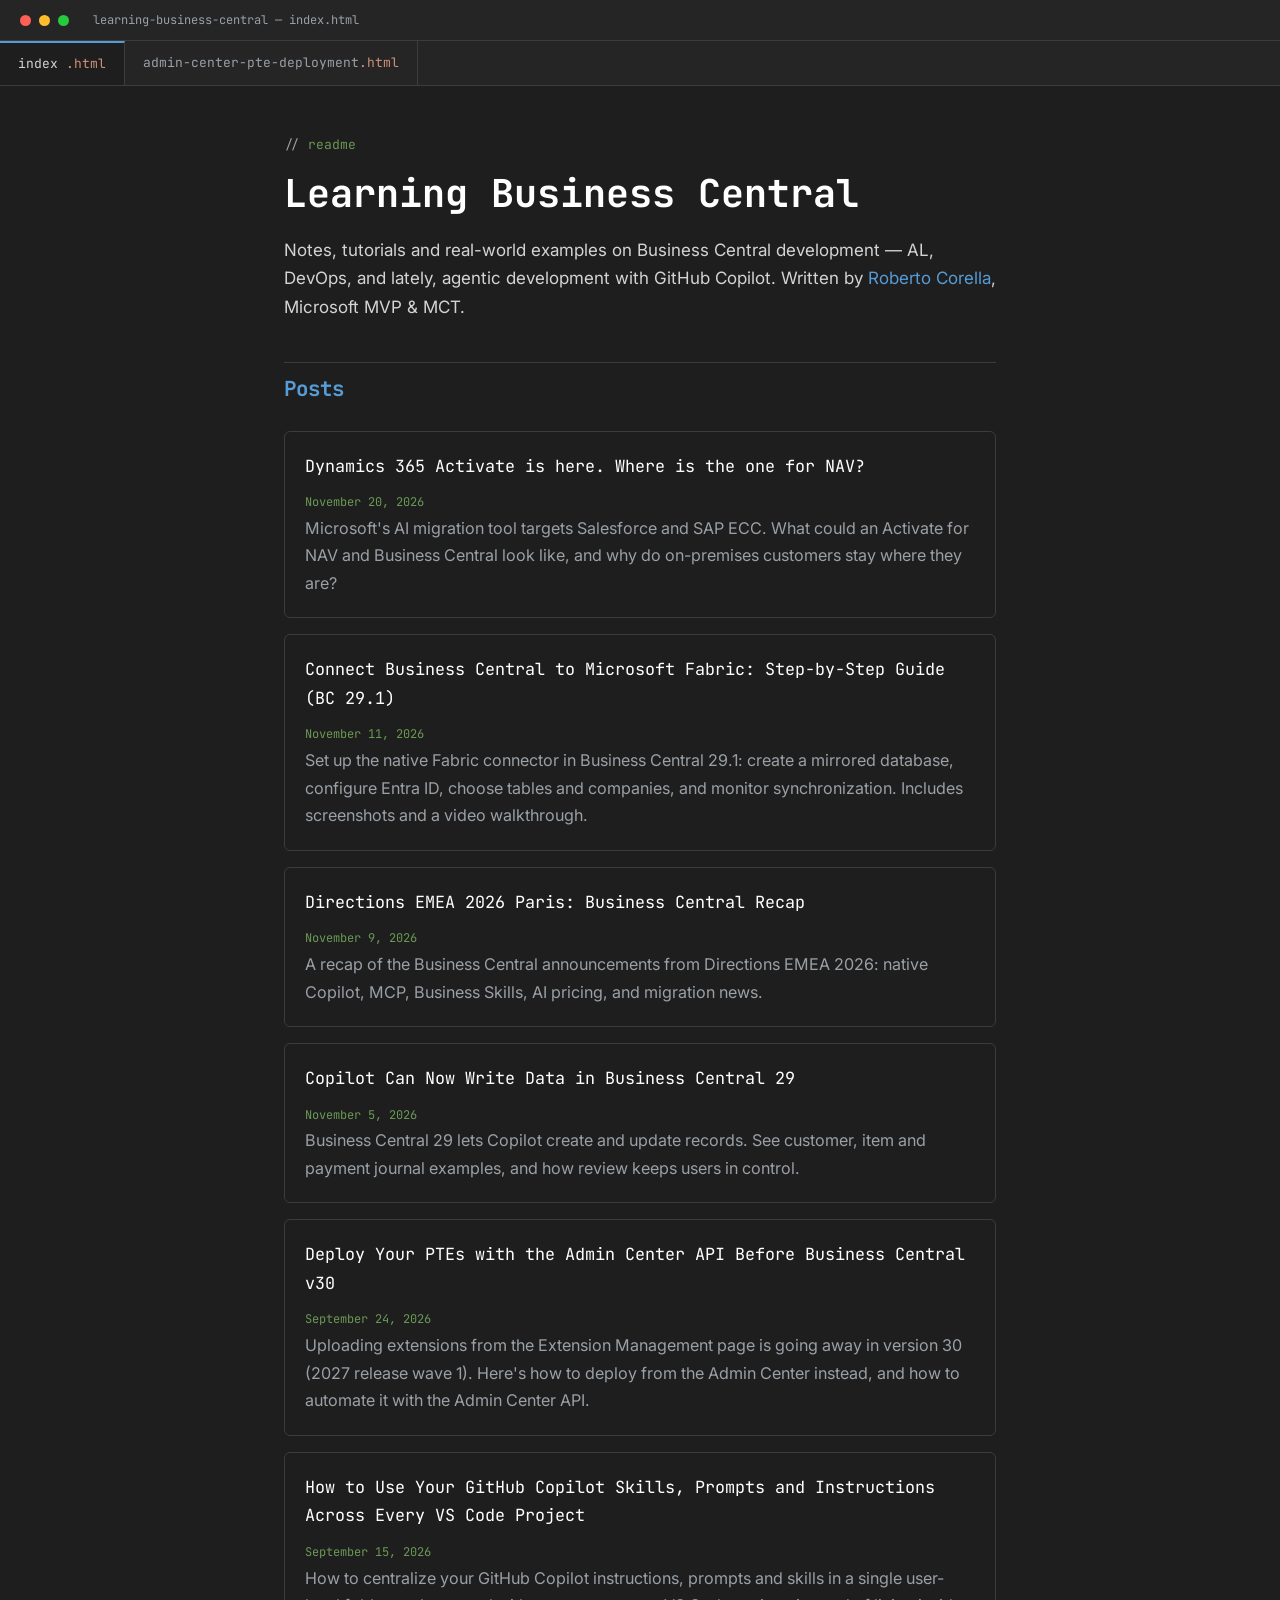
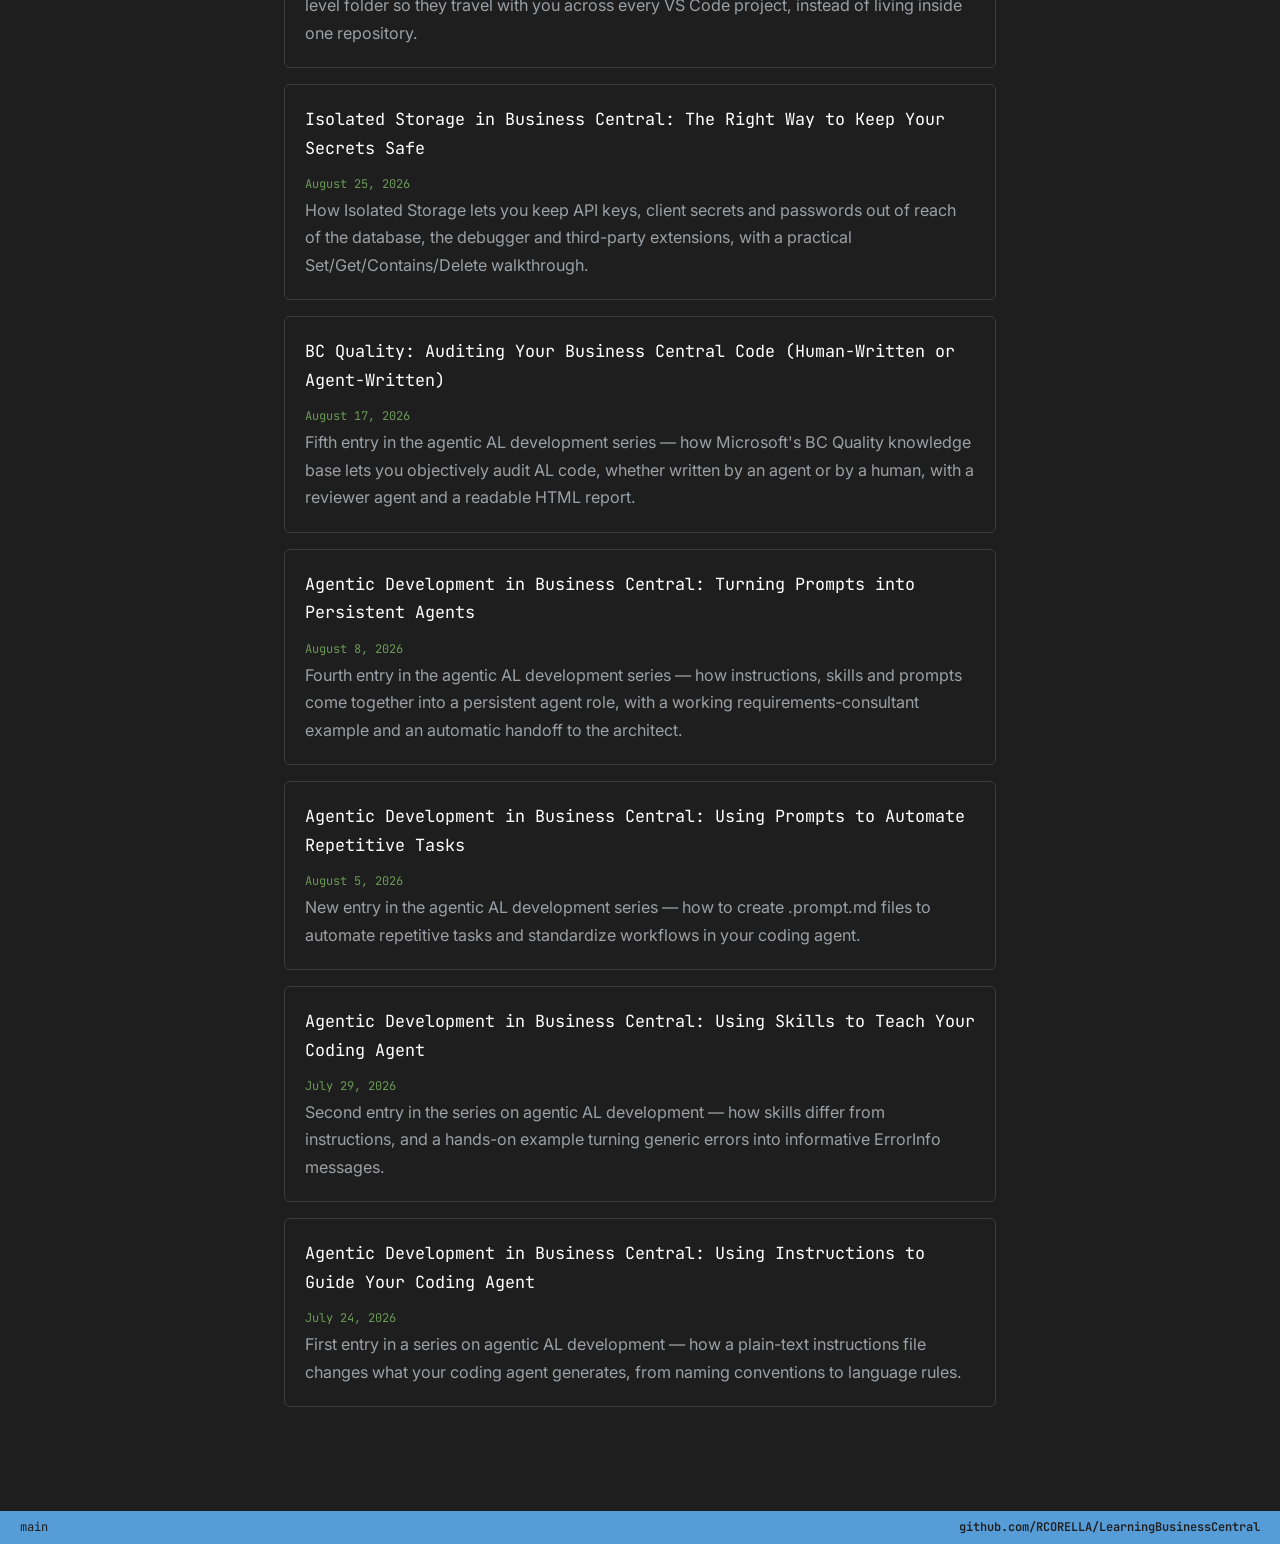
<file: index.html>
<!DOCTYPE html>
<html lang="en">
<head>
<meta charset="UTF-8">
<meta name="viewport" content="width=device-width, initial-scale=1.0">
<title>Learning Business Central — Roberto Corella</title>
<meta name="description" content="Notes on Business Central development, AL, and agentic coding, by Roberto Corella.">
<link rel="preconnect" href="https://fonts.googleapis.com">
<link href="https://fonts.googleapis.com/css2?family=Inter:wght@400;500;600&family=JetBrains+Mono:wght@400;500;700&display=swap" rel="stylesheet">
<link rel="stylesheet" href="assets/css/style.css">
<link rel="icon" type="image/png" sizes="48x48" href="assets/images/favicon.png">
</head>
<body>
<div class="titlebar">
<span class="dot red"></span><span class="dot yellow"></span><span class="dot green"></span>
<span class="path">learning-business-central — index.html</span>
</div>
<div class="tabbar">
<div class="tab active"><span>index</span><span class="ext">.html</span></div>
<div class="tab"><a href="posts/admin-center-pte-deployment.html"><span>admin-center-pte-deployment</span><span class="ext">.html</span></a></div>
</div>
<main>
<div class="eyebrow">readme</div>
<h1>Learning Business Central</h1>
<p>Notes, tutorials and real-world examples on Business Central development — AL, DevOps, and lately, agentic development with GitHub Copilot. Written by <a href="https://www.linkedin.com/in/robertocorella/">Roberto Corella</a>, Microsoft MVP &amp; MCT.</p>
<h2>Posts</h2>
<ul class="post-list">
<li>
<a class="post-card" href="posts/dynamics-365-activate-nav-business-central-en.html">
<p class="post-title">Dynamics 365 Activate is here. Where is the one for NAV?</p>
<time class="post-date" datetime="2026-11-20">November 20, 2026</time>
<p class="post-excerpt">Microsoft's AI migration tool targets Salesforce and SAP ECC. What could an Activate for NAV and Business Central look like, and why do on-premises customers stay where they are?</p>
</a>
</li>
<li>
<a class="post-card" href="posts/connect-business-central-microsoft-fabric-en.html">
<p class="post-title">Connect Business Central to Microsoft Fabric: Step-by-Step Guide (BC 29.1)</p>
<time class="post-date" datetime="2026-11-11">November 11, 2026</time>
<p class="post-excerpt">Set up the native Fabric connector in Business Central 29.1: create a mirrored database, configure Entra ID, choose tables and companies, and monitor synchronization. Includes screenshots and a video walkthrough.</p>
</a>
</li>
<li>
<a class="post-card" href="posts/directions-emea-2026-paris-en.html">
<p class="post-title">Directions EMEA 2026 Paris: Business Central Recap</p>
<time class="post-date" datetime="2026-11-09">November 9, 2026</time>
<p class="post-excerpt">A recap of the Business Central announcements from Directions EMEA 2026: native Copilot, MCP, Business Skills, AI pricing, and migration news.</p>
</a>
</li>
<li>
<a class="post-card" href="posts/copilot-writing-data-business-central-29-en.html">
<p class="post-title">Copilot Can Now Write Data in Business Central 29</p>
<time class="post-date" datetime="2026-11-05">November 5, 2026</time>
<p class="post-excerpt">Business Central 29 lets Copilot create and update records. See customer, item and payment journal examples, and how review keeps users in control.</p>
</a>
</li>
<li>
<a class="post-card" href="posts/admin-center-pte-deployment.html">
<p class="post-title">Deploy Your PTEs with the Admin Center API Before Business Central v30</p>
<time class="post-date" datetime="2026-09-24">September 24, 2026</time>
<p class="post-excerpt">Uploading extensions from the Extension Management page is going away in version 30 (2027 release wave 1). Here's how to deploy from the Admin Center instead, and how to automate it with the Admin Center API.</p>
</a>
</li>
<li>
<a class="post-card" href="posts/copilot-skills-prompts-instructions-en.html">
<p class="post-title">How to Use Your GitHub Copilot Skills, Prompts and Instructions Across Every VS Code Project</p>
<time class="post-date" datetime="2026-09-15">September 15, 2026</time>
<p class="post-excerpt">How to centralize your GitHub Copilot instructions, prompts and skills in a single user-level folder so they travel with you across every VS Code project, instead of living inside one repository.</p>
</a>
</li>
<li>
<a class="post-card" href="posts/isolated-storage-business-central-en.html">
<p class="post-title">Isolated Storage in Business Central: The Right Way to Keep Your Secrets Safe</p>
<time class="post-date" datetime="2026-08-25">August 25, 2026</time>
<p class="post-excerpt">How Isolated Storage lets you keep API keys, client secrets and passwords out of reach of the database, the debugger and third-party extensions, with a practical Set/Get/Contains/Delete walkthrough.</p>
</a>
</li>
<li>
<a class="post-card" href="posts/agentic-development-bcquality.html">
<p class="post-title">BC Quality: Auditing Your Business Central Code (Human-Written or Agent-Written)</p>
<time class="post-date" datetime="2026-08-17">August 17, 2026</time>
<p class="post-excerpt">Fifth entry in the agentic AL development series — how Microsoft's BC Quality knowledge base lets you objectively audit AL code, whether written by an agent or by a human, with a reviewer agent and a readable HTML report.</p>
</a>
</li>
<li>
<a class="post-card" href="posts/agentic-development-agents.html">
<p class="post-title">Agentic Development in Business Central: Turning Prompts into Persistent Agents</p>
<time class="post-date" datetime="2026-08-08">August 8, 2026</time>
<p class="post-excerpt">Fourth entry in the agentic AL development series — how instructions, skills and prompts come together into a persistent agent role, with a working requirements-consultant example and an automatic handoff to the architect.</p>
</a>
</li>
<li>
<a class="post-card" href="posts/agentic-development-prompts.html">
<p class="post-title">Agentic Development in Business Central: Using Prompts to Automate Repetitive Tasks</p>
<time class="post-date" datetime="2026-08-05">August 5, 2026</time>
<p class="post-excerpt">New entry in the agentic AL development series — how to create .prompt.md files to automate repetitive tasks and standardize workflows in your coding agent.</p>
</a>
</li>
<li>
<a class="post-card" href="posts/agentic-development-skills.html">
<p class="post-title">Agentic Development in Business Central: Using Skills to Teach Your Coding Agent</p>
<time class="post-date" datetime="2026-07-29">July 29, 2026</time>
<p class="post-excerpt">Second entry in the series on agentic AL development — how skills differ from instructions, and a hands-on example turning generic errors into informative ErrorInfo messages.</p>
</a>
</li>
<li>
<a class="post-card" href="posts/agentic-development-instructions.html">
<p class="post-title">Agentic Development in Business Central: Using Instructions to Guide Your Coding Agent</p>
<time class="post-date" datetime="2026-07-24">July 24, 2026</time>
<p class="post-excerpt">First entry in a series on agentic AL development — how a plain-text instructions file changes what your coding agent generates, from naming conventions to language rules.</p>
</a>
</li>
</ul>
</main>
<div class="statusbar">
<span>main</span>
<span><a href="https://github.com/RCORELLA/LearningBusinessCentral">github.com/RCORELLA/LearningBusinessCentral</a></span>
</div>
<script data-goatcounter="https://learningbusinesscentral.goatcounter.com/count"
        async src="//gc.zgo.at/count.js"></script>
</body>
</html>
</file>
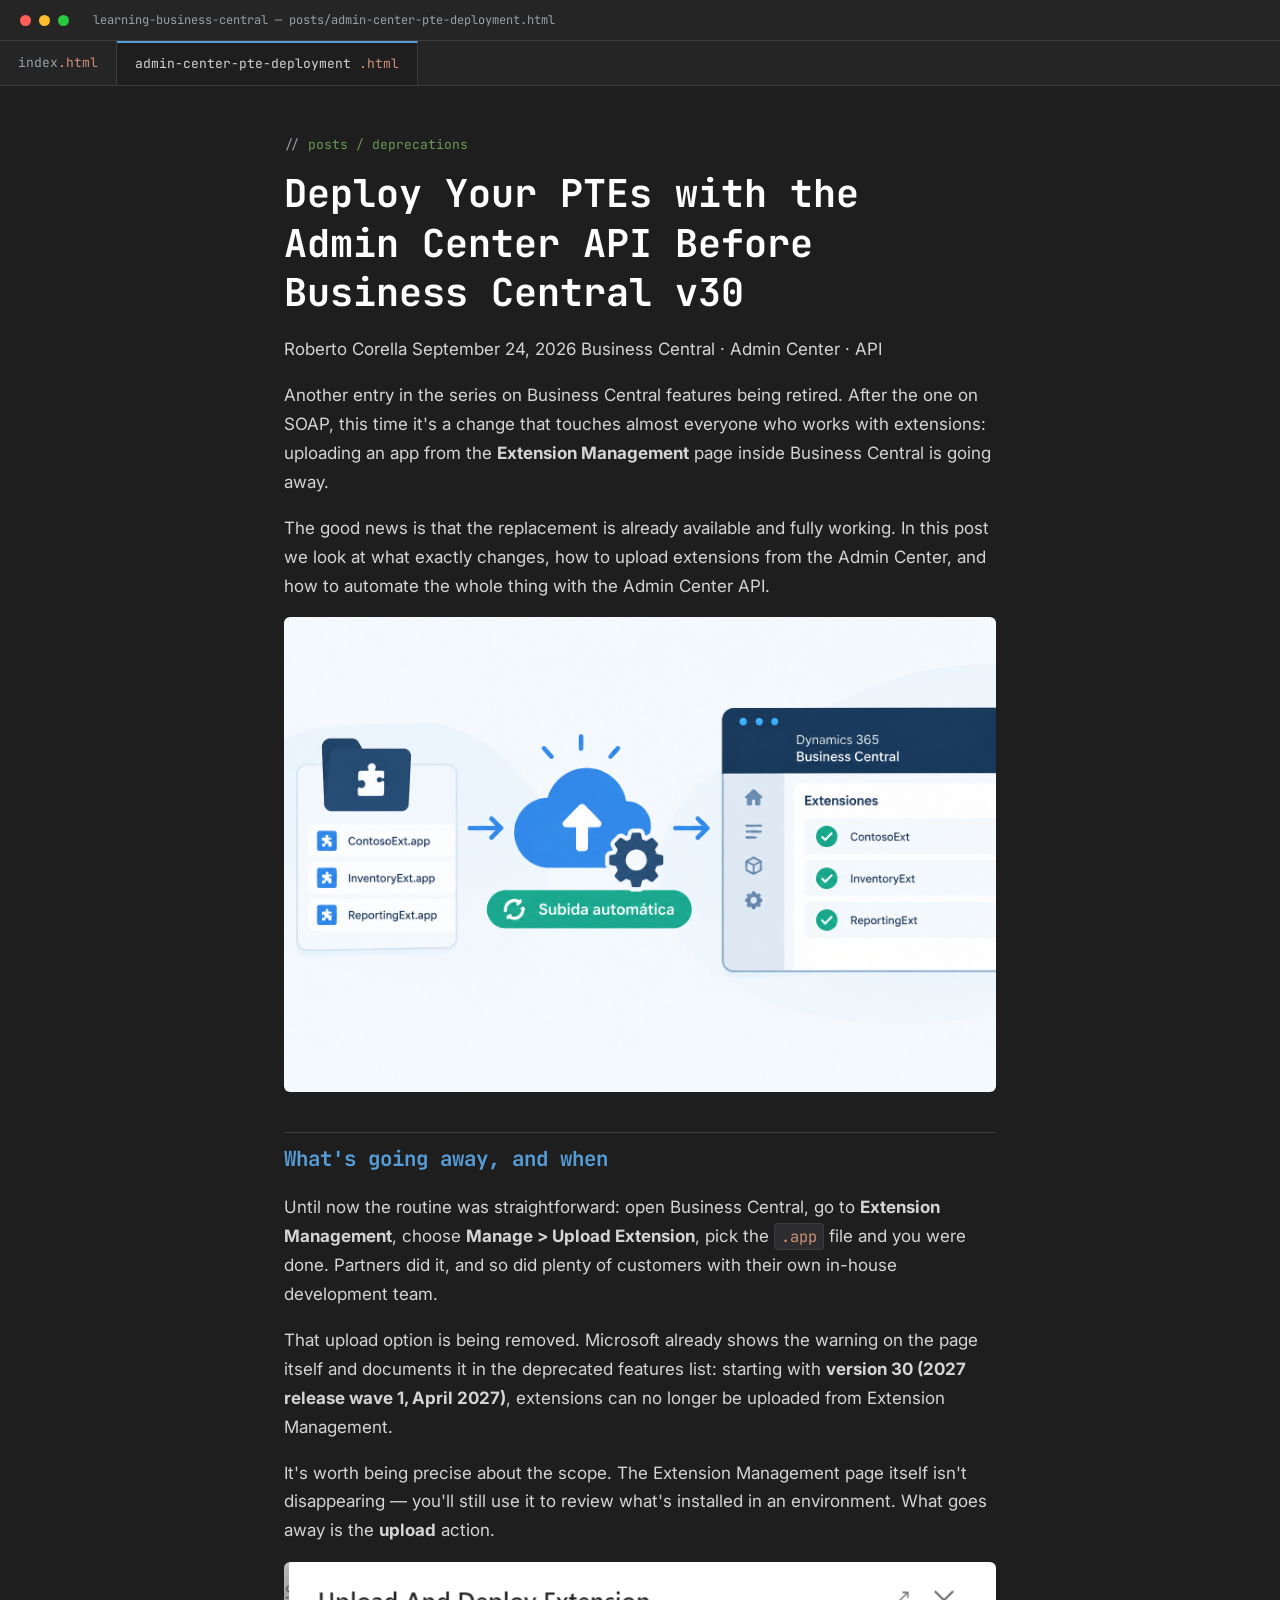
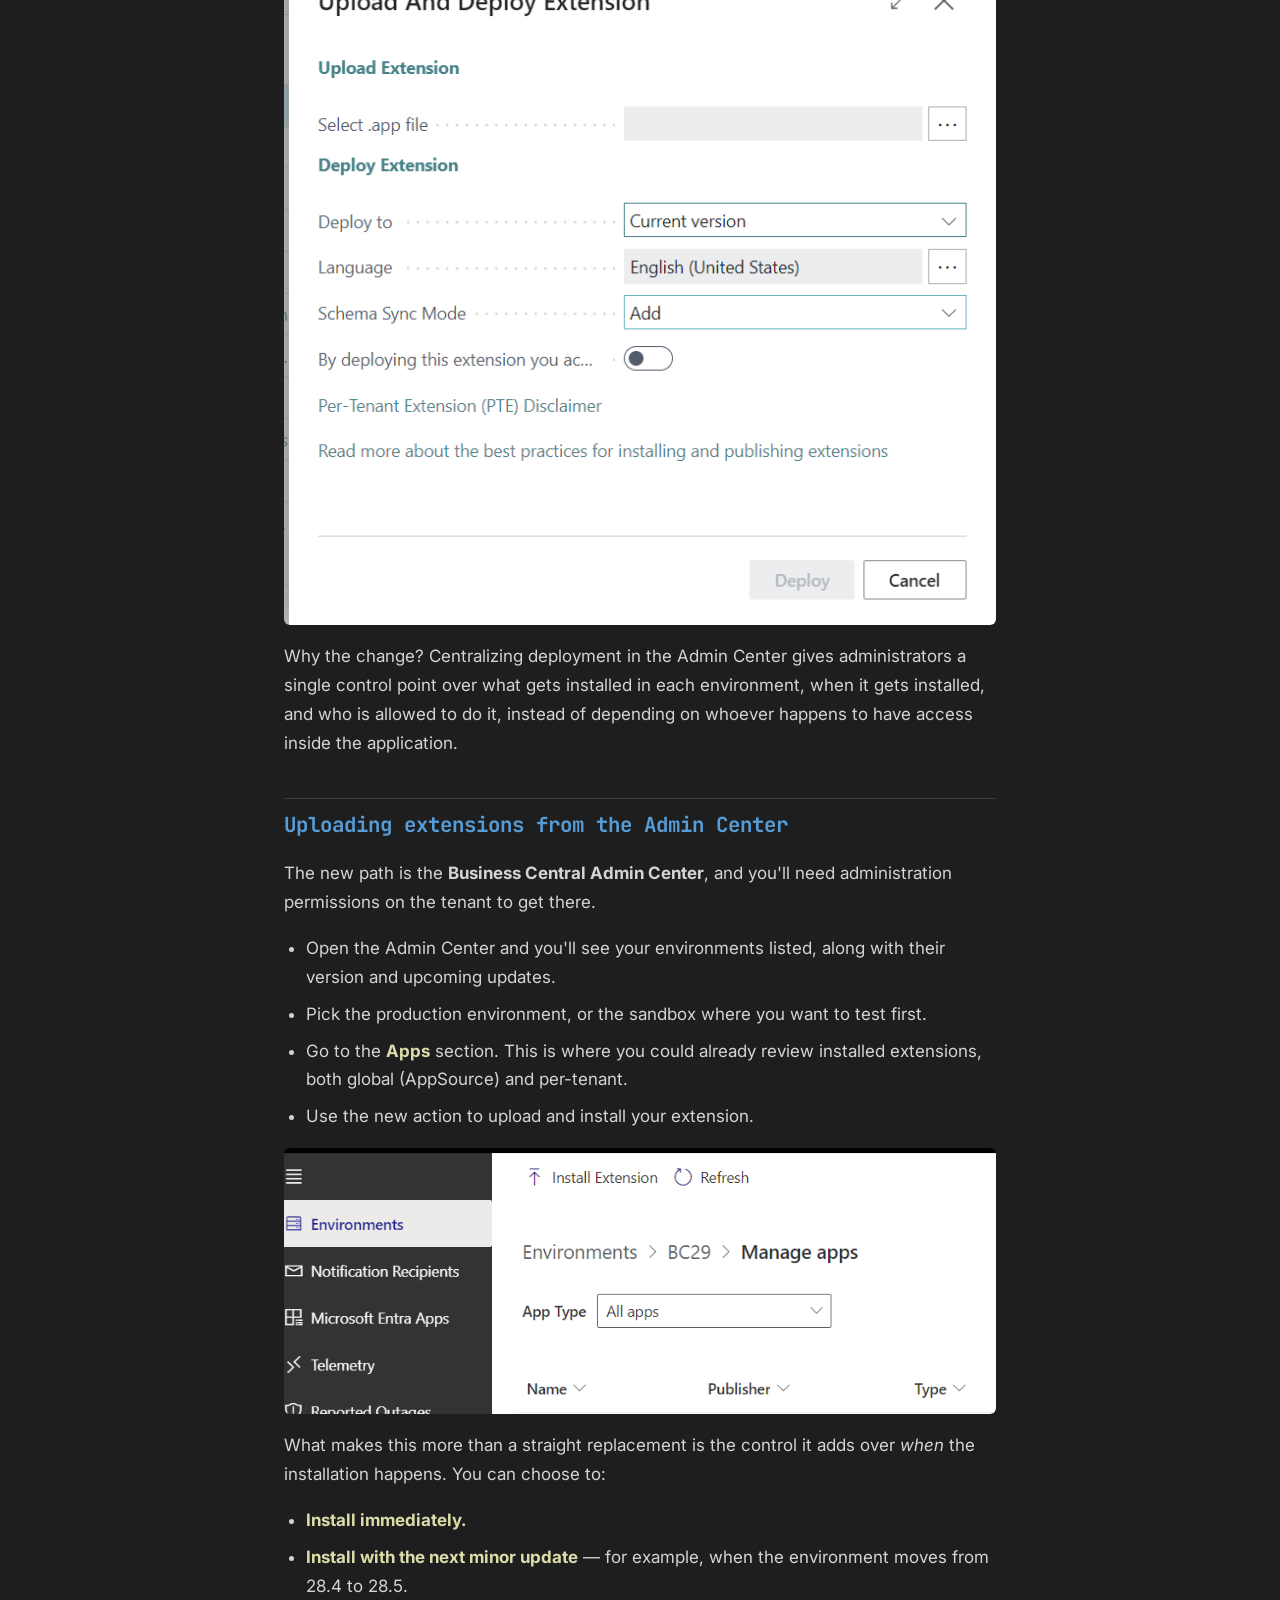
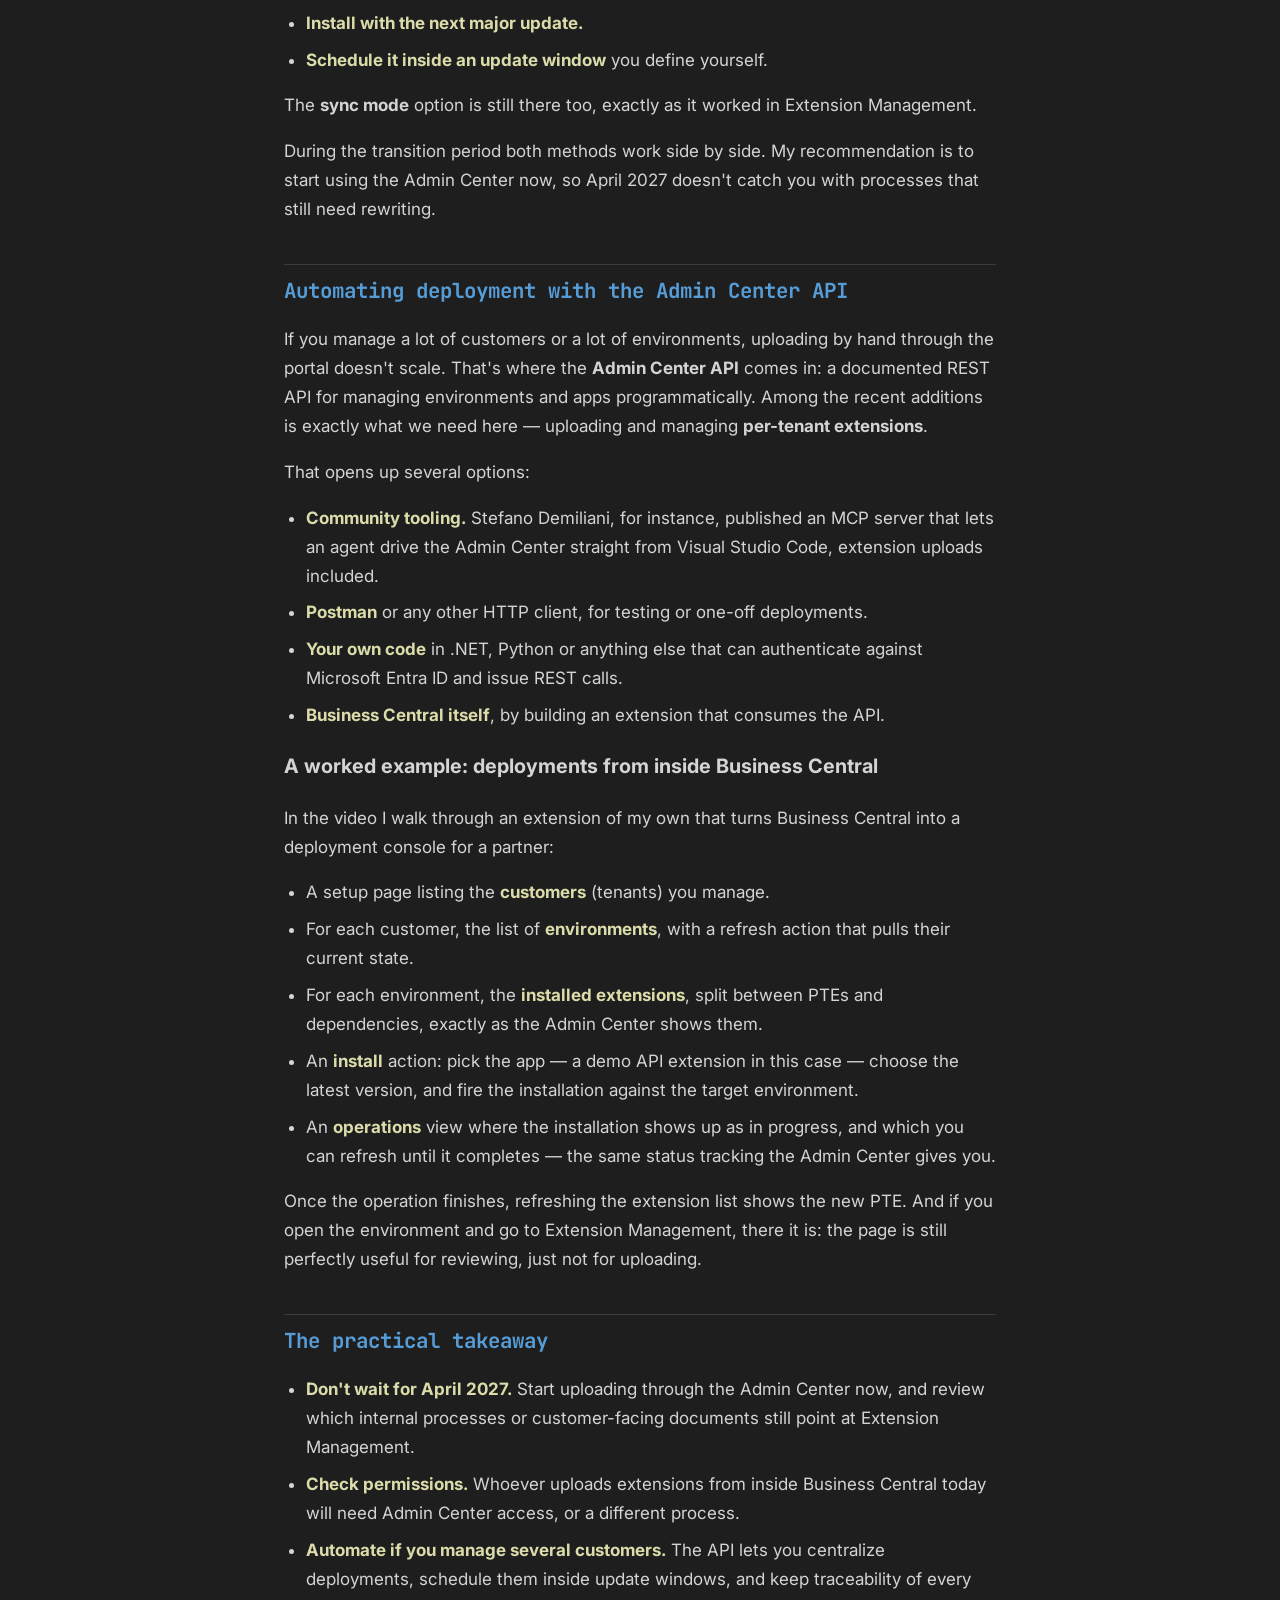
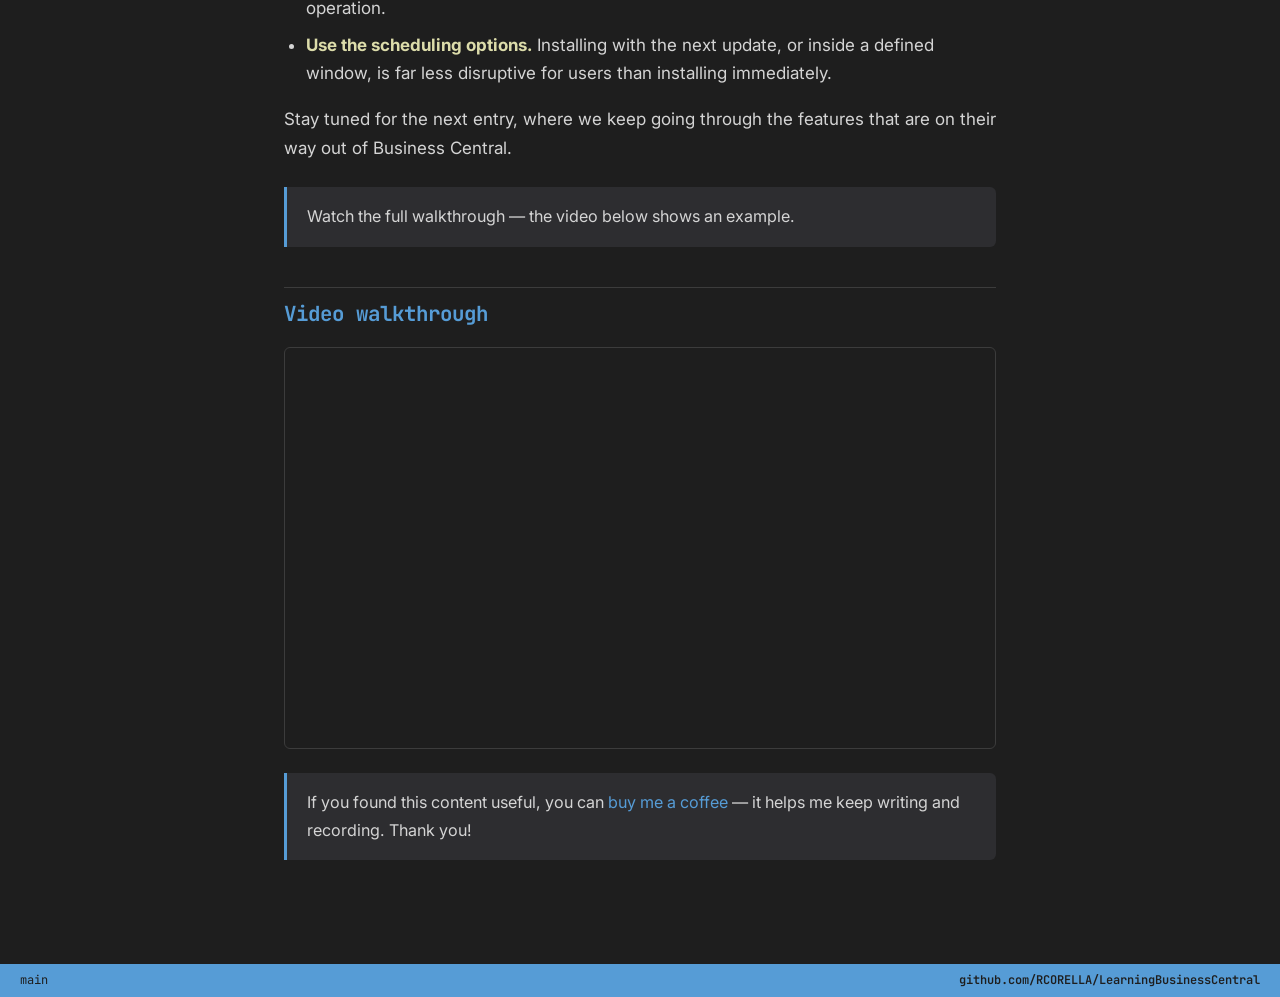
<file: posts/admin-center-pte-deployment.html>
<!DOCTYPE html>
<html lang="en">
<head>
<meta charset="UTF-8">
<meta name="viewport" content="width=device-width, initial-scale=1.0">
<title>Deploy Your PTEs with the Admin Center API Before Business Central v30</title>
<meta name="description" content="Uploading extensions from the Extension Management page is going away in version 30 (2027 release wave 1). Here's how to deploy from the Admin Center instead, and how to automate it with the Admin Center API.">
<link rel="preconnect" href="https://fonts.googleapis.com">
<link href="https://fonts.googleapis.com/css2?family=Inter:wght@400;500;600&family=JetBrains+Mono:wght@400;500;700&display=swap" rel="stylesheet">
<link rel="stylesheet" href="../assets/css/style.css">
<link rel="icon" type="image/png" sizes="48x48" href="../assets/images/favicon.png">
</head>
<body>
<div class="titlebar">
<span class="dot red"></span><span class="dot yellow"></span><span class="dot green"></span>
<span class="path">learning-business-central — posts/admin-center-pte-deployment.html</span>
</div>
<div class="tabbar">
<div class="tab"><a href="../index.html"><span>index</span><span class="ext">.html</span></a></div>
<div class="tab active"><span>admin-center-pte-deployment</span><span class="ext">.html</span></div>
</div>
<main>
<div class="eyebrow">posts / deprecations</div>
<h1>Deploy Your PTEs with the Admin Center API Before Business Central v30</h1>
<p class="post-meta"><span class="author">Roberto Corella</span> <span class="date">September 24, 2026</span> <span class="tags">Business Central · Admin Center · API</span></p>

<p>Another entry in the series on Business Central features being retired. After the one on SOAP, this time it's a change that touches almost everyone who works with extensions: uploading an app from the <strong>Extension Management</strong> page inside Business Central is going away.</p>

<p>The good news is that the replacement is already available and fully working. In this post we look at what exactly changes, how to upload extensions from the Admin Center, and how to automate the whole thing with the Admin Center API.</p>

<img src="../assets/images/pte.png" alt="Deploying a per-tenant extension through the Business Central Admin Center API">

<h2>What's going away, and when</h2>

<p>Until now the routine was straightforward: open Business Central, go to <strong>Extension Management</strong>, choose <strong>Manage &gt; Upload Extension</strong>, pick the <code>.app</code> file and you were done. Partners did it, and so did plenty of customers with their own in-house development team.</p>

<p>That upload option is being removed. Microsoft already shows the warning on the page itself and documents it in the deprecated features list: starting with <strong>version 30 (2027 release wave 1, April 2027)</strong>, extensions can no longer be uploaded from Extension Management.</p>

<p>It's worth being precise about the scope. The Extension Management page itself isn't disappearing — you'll still use it to review what's installed in an environment. What goes away is the <strong>upload</strong> action.</p>

<img src="../assets/images/extensionmanagement.png" alt="Extension Management page in Business Central showing the deprecation warning on the upload action">

<p>Why the change? Centralizing deployment in the Admin Center gives administrators a single control point over what gets installed in each environment, when it gets installed, and who is allowed to do it, instead of depending on whoever happens to have access inside the application.</p>

<h2>Uploading extensions from the Admin Center</h2>

<p>The new path is the <strong>Business Central Admin Center</strong>, and you'll need administration permissions on the tenant to get there.</p>

<ul>
<li>Open the Admin Center and you'll see your environments listed, along with their version and upcoming updates.</li>
<li>Pick the production environment, or the sandbox where you want to test first.</li>
<li>Go to the <strong>Apps</strong> section. This is where you could already review installed extensions, both global (AppSource) and per-tenant.</li>
<li>Use the new action to upload and install your extension.</li>
</ul>

<img src="../assets/images/newInstallAppAdminCenter.png" alt="Uploading and installing a per-tenant extension from the Business Central Admin Center">

<p>What makes this more than a straight replacement is the control it adds over <em>when</em> the installation happens. You can choose to:</p>

<ul>
<li><strong>Install immediately.</strong></li>
<li><strong>Install with the next minor update</strong> — for example, when the environment moves from 28.4 to 28.5.</li>
<li><strong>Install with the next major update.</strong></li>
<li><strong>Schedule it inside an update window</strong> you define yourself.</li>
</ul>

<p>The <strong>sync mode</strong> option is still there too, exactly as it worked in Extension Management.</p>

<p>During the transition period both methods work side by side. My recommendation is to start using the Admin Center now, so April 2027 doesn't catch you with processes that still need rewriting.</p>

<h2>Automating deployment with the Admin Center API</h2>

<p>If you manage a lot of customers or a lot of environments, uploading by hand through the portal doesn't scale. That's where the <strong>Admin Center API</strong> comes in: a documented REST API for managing environments and apps programmatically. Among the recent additions is exactly what we need here — uploading and managing <strong>per-tenant extensions</strong>.</p>

<p>That opens up several options:</p>

<ul>
<li><strong>Community tooling.</strong> Stefano Demiliani, for instance, published an MCP server that lets an agent drive the Admin Center straight from Visual Studio Code, extension uploads included.</li>
<li><strong>Postman</strong> or any other HTTP client, for testing or one-off deployments.</li>
<li><strong>Your own code</strong> in .NET, Python or anything else that can authenticate against Microsoft Entra ID and issue REST calls.</li>
<li><strong>Business Central itself</strong>, by building an extension that consumes the API.</li>
</ul>

<h3>A worked example: deployments from inside Business Central</h3>

<p>In the video I walk through an extension of my own that turns Business Central into a deployment console for a partner:</p>

<ul>
<li>A setup page listing the <strong>customers</strong> (tenants) you manage.</li>
<li>For each customer, the list of <strong>environments</strong>, with a refresh action that pulls their current state.</li>
<li>For each environment, the <strong>installed extensions</strong>, split between PTEs and dependencies, exactly as the Admin Center shows them.</li>
<li>An <strong>install</strong> action: pick the app — a demo API extension in this case — choose the latest version, and fire the installation against the target environment.</li>
<li>An <strong>operations</strong> view where the installation shows up as in progress, and which you can refresh until it completes — the same status tracking the Admin Center gives you.</li>
</ul>

<p>Once the operation finishes, refreshing the extension list shows the new PTE. And if you open the environment and go to Extension Management, there it is: the page is still perfectly useful for reviewing, just not for uploading.</p>

<h2>The practical takeaway</h2>

<ul>
<li><strong>Don't wait for April 2027.</strong> Start uploading through the Admin Center now, and review which internal processes or customer-facing documents still point at Extension Management.</li>
<li><strong>Check permissions.</strong> Whoever uploads extensions from inside Business Central today will need Admin Center access, or a different process.</li>
<li><strong>Automate if you manage several customers.</strong> The API lets you centralize deployments, schedule them inside update windows, and keep traceability of every operation.</li>
<li><strong>Use the scheduling options.</strong> Installing with the next update, or inside a defined window, is far less disruptive for users than installing immediately.</li>
</ul>

<p>Stay tuned for the next entry, where we keep going through the features that are on their way out of Business Central.</p>

<div class="callout">Watch the full walkthrough — the video below shows an example.</div>

  <h2>Video walkthrough</h2>
  <div class="video-embed">
    <iframe src="https://www.youtube-nocookie.com/embed/QJm51o3z6lA" title="Deploy your PTEs with the Business Central Admin Center API" allow="accelerate; encrypted-media; picture-in-picture" allowfullscreen loading="lazy"></iframe>
  </div>


<div class="callout">
If you found this content useful, you can <a href="https://buymeacoffee.com/rcorella" target="_blank" rel="noopener">buy me a coffee</a> — it helps me keep writing and recording. Thank you!
</div>

</main>
<div class="statusbar">
<span>main</span>
<span><a href="https://github.com/RCORELLA/LearningBusinessCentral">github.com/RCORELLA/LearningBusinessCentral</a></span>
</div>
<script data-goatcounter="https://learningbusinesscentral.goatcounter.com/count"
        async src="//gc.zgo.at/count.js"></script>
</body>
</html>
</file>
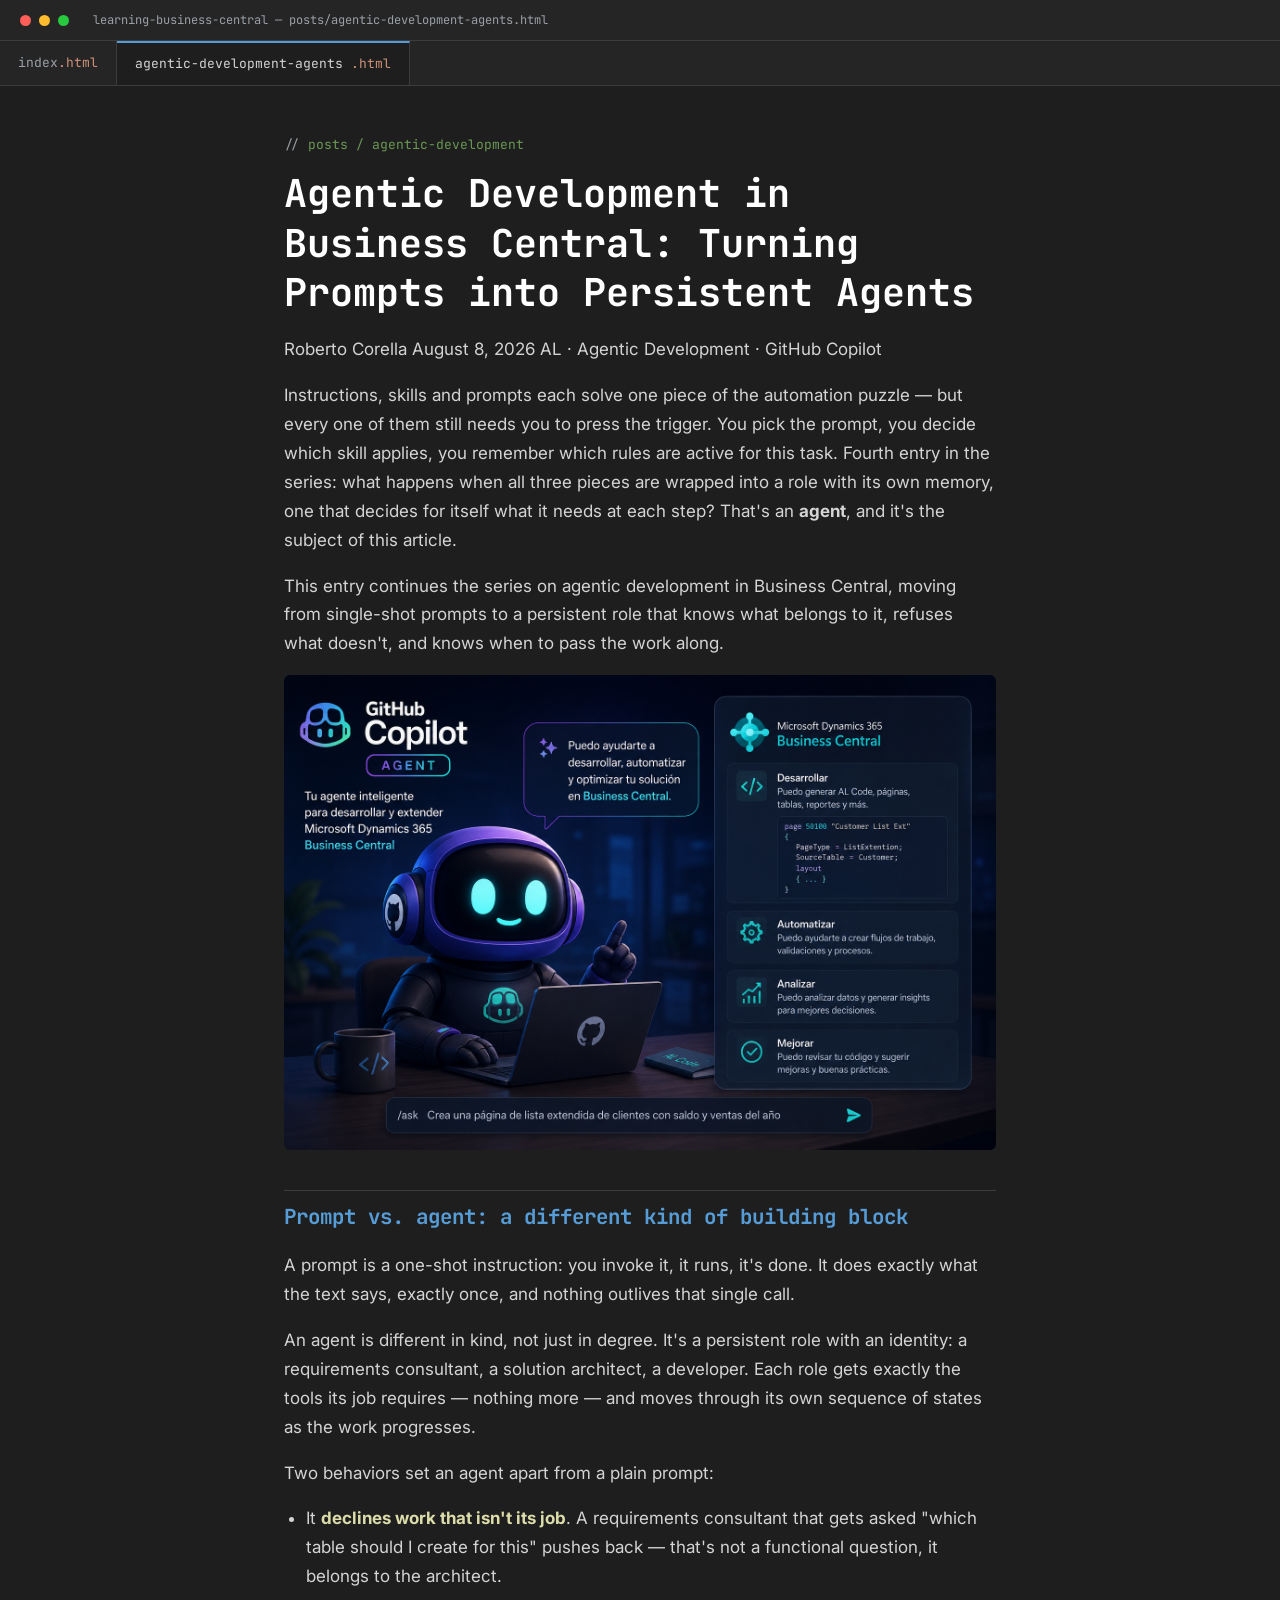
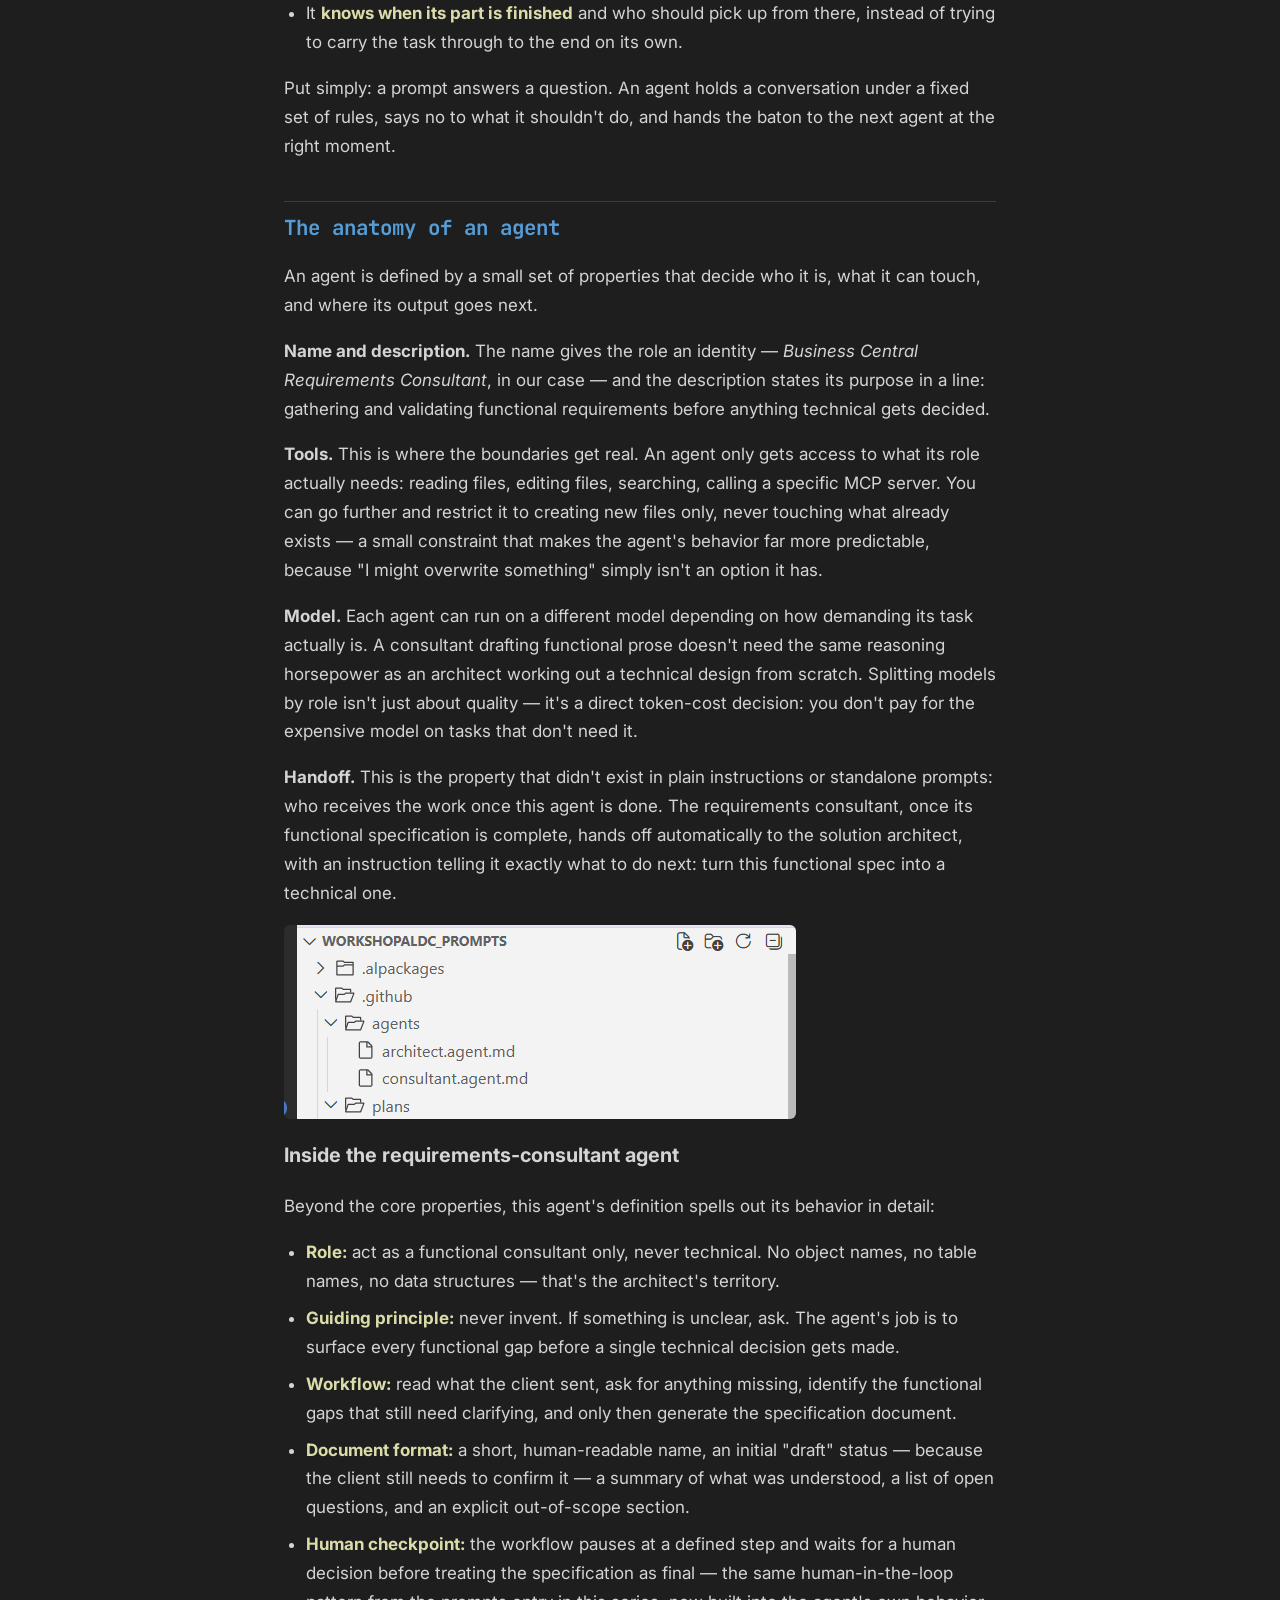
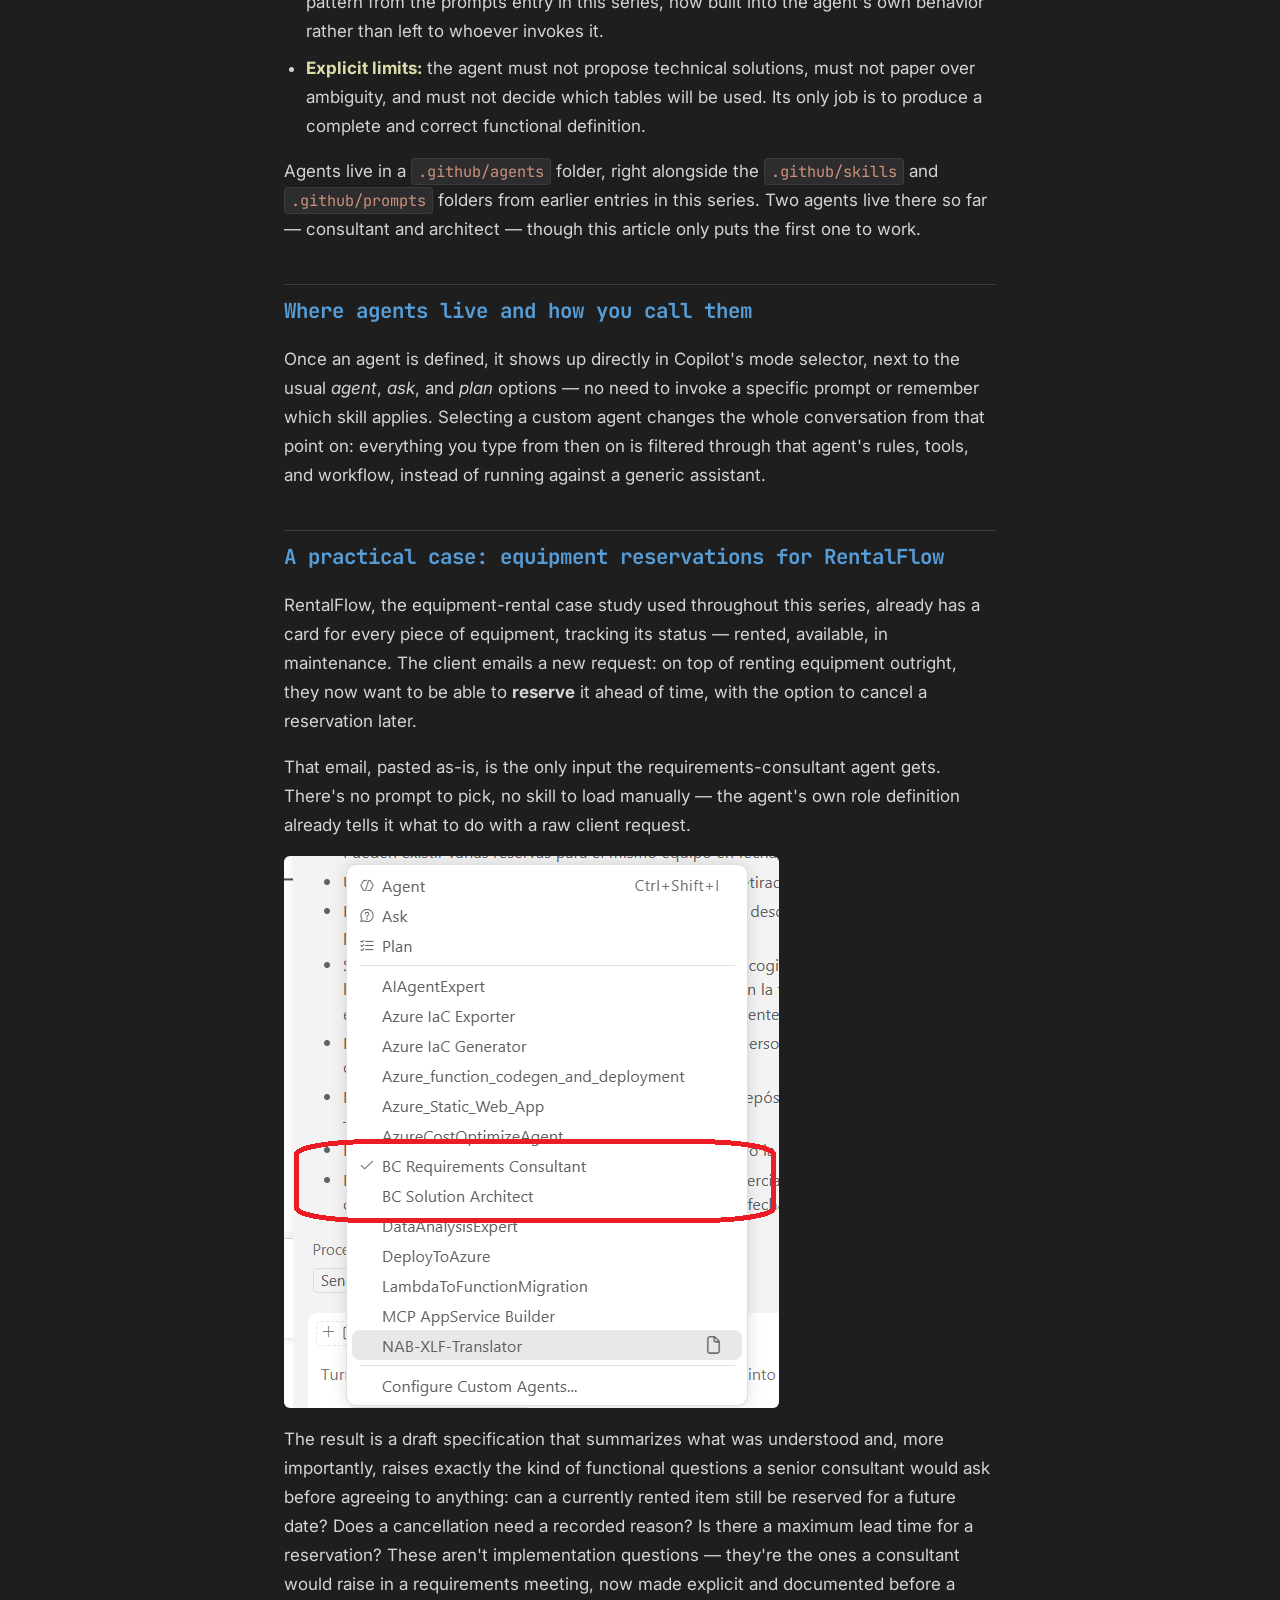
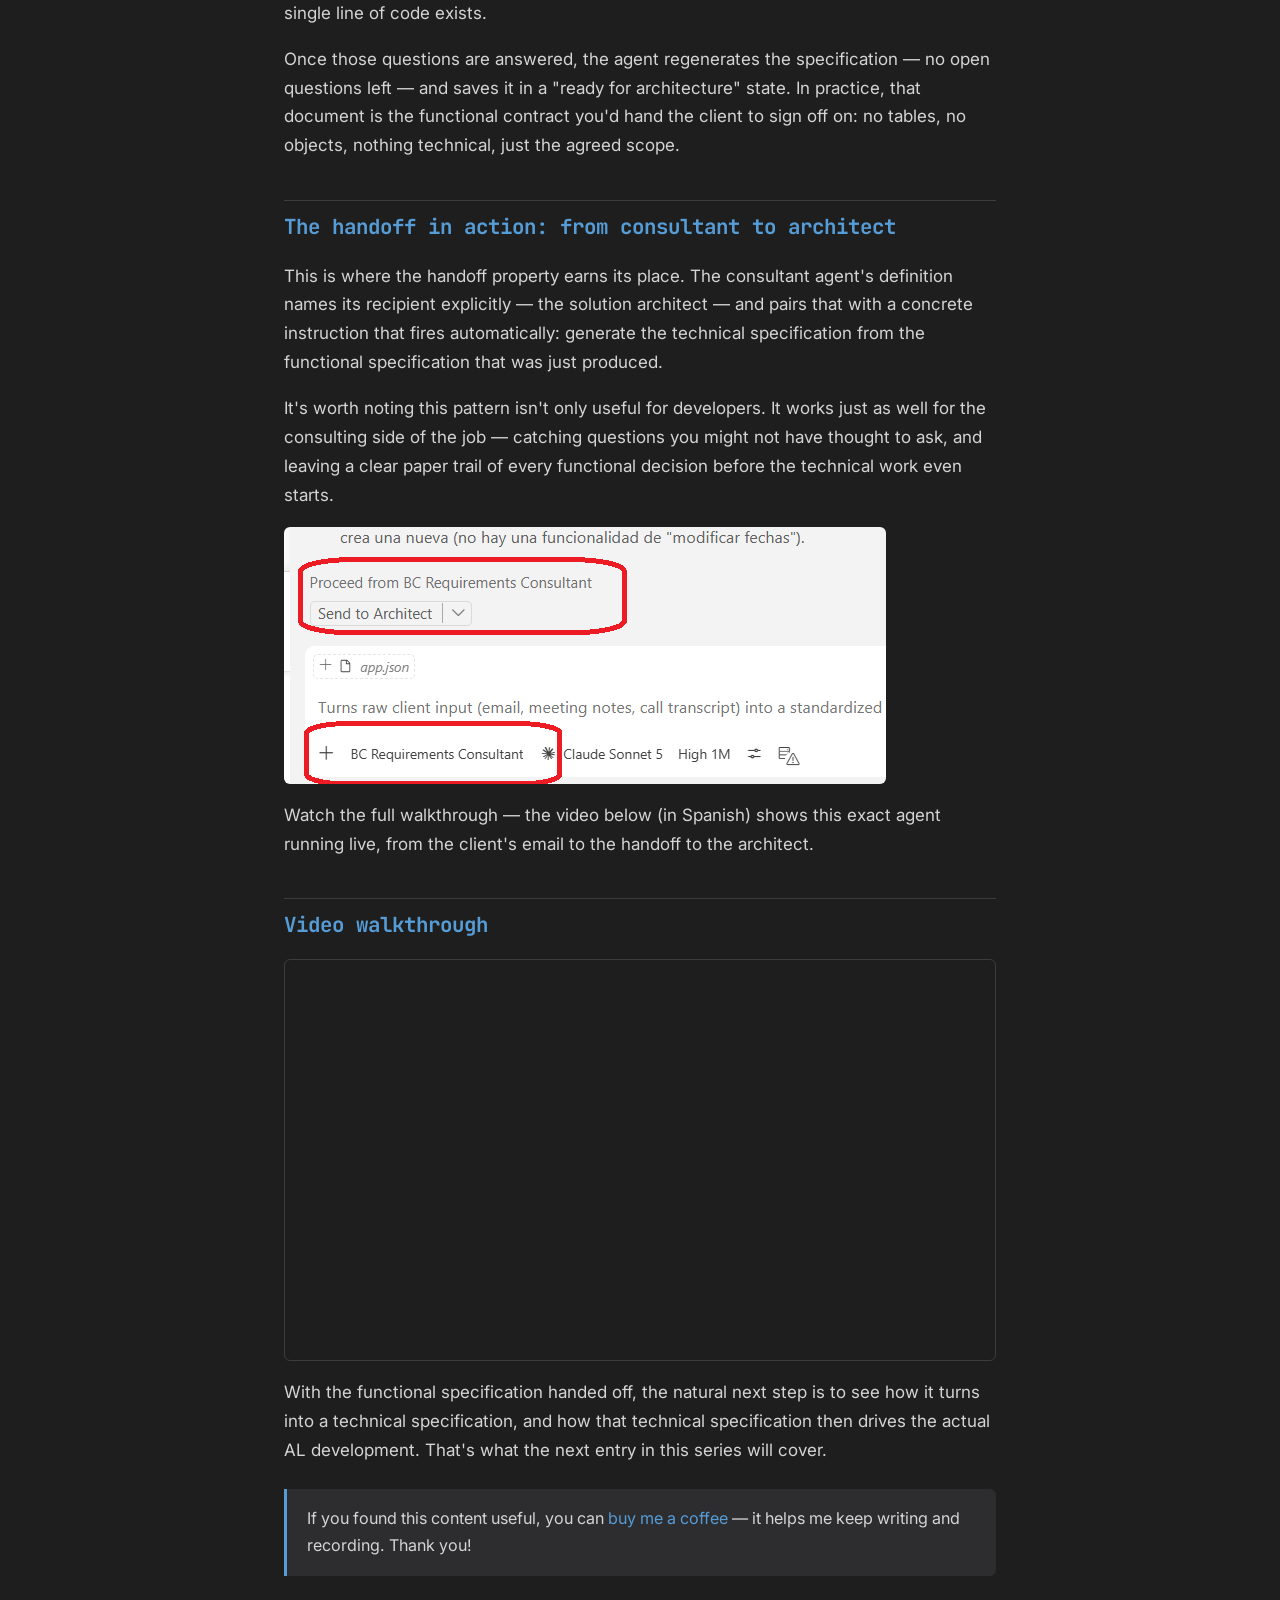
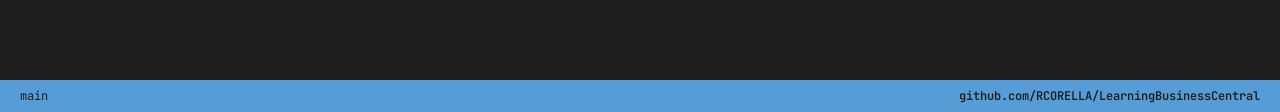
<file: posts/agentic-development-agents.html>
<!DOCTYPE html>
<html lang="en">
<head>
<meta charset="UTF-8">
<meta name="viewport" content="width=device-width, initial-scale=1.0">
<title>Agentic Development in Business Central: Turning Prompts into Persistent Agents</title>
<meta name="description" content="How instructions, skills and prompts come together into a persistent agent role with its own tools, model, and handoff logic — with a working requirements-consultant example for AL development.">
<link rel="preconnect" href="https://fonts.googleapis.com">
<link href="https://fonts.googleapis.com/css2?family=Inter:wght@400;500;600&family=JetBrains+Mono:wght@400;500;700&display=swap" rel="stylesheet">
<link rel="stylesheet" href="../assets/css/style.css">
<link rel="icon" type="image/png" sizes="48x48" href="../assets/images/favicon.png">
</head>
<body>
<div class="titlebar">
<span class="dot red"></span><span class="dot yellow"></span><span class="dot green"></span>
<span class="path">learning-business-central — posts/agentic-development-agents.html</span>
</div>
<div class="tabbar">
<div class="tab"><a href="../index.html"><span>index</span><span class="ext">.html</span></a></div>
<div class="tab active"><span>agentic-development-agents</span><span class="ext">.html</span></div>
</div>
<main>
<div class="eyebrow">posts / agentic-development</div>
<h1>Agentic Development in Business Central: Turning Prompts into Persistent Agents</h1>
<p class="post-meta"><span class="author">Roberto Corella</span> <span class="date">August 8, 2026</span> <span class="tags">AL · Agentic Development · GitHub Copilot</span></p>

<p>Instructions, skills and prompts each solve one piece of the automation puzzle — but every one of them still needs you to press the trigger. You pick the prompt, you decide which skill applies, you remember which rules are active for this task. Fourth entry in the series: what happens when all three pieces are wrapped into a role with its own memory, one that decides for itself what it needs at each step? That's an <strong>agent</strong>, and it's the subject of this article.</p>

<p>This entry continues the series on agentic development in Business Central, moving from single-shot prompts to a persistent role that knows what belongs to it, refuses what doesn't, and knows when to pass the work along.</p>

<img src="../assets/images/general.png" alt="GitHub Copilot agent mode with a custom Requirements Consultant agent selected">

<h2>Prompt vs. agent: a different kind of building block</h2>

<p>A prompt is a one-shot instruction: you invoke it, it runs, it's done. It does exactly what the text says, exactly once, and nothing outlives that single call.</p>

<p>An agent is different in kind, not just in degree. It's a persistent role with an identity: a requirements consultant, a solution architect, a developer. Each role gets exactly the tools its job requires — nothing more — and moves through its own sequence of states as the work progresses.</p>

<p>Two behaviors set an agent apart from a plain prompt:</p>

<ul>
<li>It <strong>declines work that isn't its job</strong>. A requirements consultant that gets asked "which table should I create for this" pushes back — that's not a functional question, it belongs to the architect.</li>
<li>It <strong>knows when its part is finished</strong> and who should pick up from there, instead of trying to carry the task through to the end on its own.</li>
</ul>

<p>Put simply: a prompt answers a question. An agent holds a conversation under a fixed set of rules, says no to what it shouldn't do, and hands the baton to the next agent at the right moment.</p>

<h2>The anatomy of an agent</h2>

<p>An agent is defined by a small set of properties that decide who it is, what it can touch, and where its output goes next.</p>

<p><strong>Name and description.</strong> The name gives the role an identity — <em>Business Central Requirements Consultant</em>, in our case — and the description states its purpose in a line: gathering and validating functional requirements before anything technical gets decided.</p>

<p><strong>Tools.</strong> This is where the boundaries get real. An agent only gets access to what its role actually needs: reading files, editing files, searching, calling a specific MCP server. You can go further and restrict it to creating new files only, never touching what already exists — a small constraint that makes the agent's behavior far more predictable, because "I might overwrite something" simply isn't an option it has.</p>

<p><strong>Model.</strong> Each agent can run on a different model depending on how demanding its task actually is. A consultant drafting functional prose doesn't need the same reasoning horsepower as an architect working out a technical design from scratch. Splitting models by role isn't just about quality — it's a direct token-cost decision: you don't pay for the expensive model on tasks that don't need it.</p>

<p><strong>Handoff.</strong> This is the property that didn't exist in plain instructions or standalone prompts: who receives the work once this agent is done. The requirements consultant, once its functional specification is complete, hands off automatically to the solution architect, with an instruction telling it exactly what to do next: turn this functional spec into a technical one.</p>

<img src="../assets/images/dondeGuardarAgentes.png" alt="Agent definition file showing name, description, tools, model and handoff properties">

<h3>Inside the requirements-consultant agent</h3>

<p>Beyond the core properties, this agent's definition spells out its behavior in detail:</p>

<ul>
<li><strong>Role:</strong> act as a functional consultant only, never technical. No object names, no table names, no data structures — that's the architect's territory.</li>
<li><strong>Guiding principle:</strong> never invent. If something is unclear, ask. The agent's job is to surface every functional gap before a single technical decision gets made.</li>
<li><strong>Workflow:</strong> read what the client sent, ask for anything missing, identify the functional gaps that still need clarifying, and only then generate the specification document.</li>
<li><strong>Document format:</strong> a short, human-readable name, an initial "draft" status — because the client still needs to confirm it — a summary of what was understood, a list of open questions, and an explicit out-of-scope section.</li>
<li><strong>Human checkpoint:</strong> the workflow pauses at a defined step and waits for a human decision before treating the specification as final — the same human-in-the-loop pattern from the prompts entry in this series, now built into the agent's own behavior rather than left to whoever invokes it.</li>
<li><strong>Explicit limits:</strong> the agent must not propose technical solutions, must not paper over ambiguity, and must not decide which tables will be used. Its only job is to produce a complete and correct functional definition.</li>
</ul>

<p>Agents live in a <code>.github/agents</code> folder, right alongside the <code>.github/skills</code> and <code>.github/prompts</code> folders from earlier entries in this series. Two agents live there so far — consultant and architect — though this article only puts the first one to work.</p>

<h2>Where agents live and how you call them</h2>

<p>Once an agent is defined, it shows up directly in Copilot's mode selector, next to the usual <em>agent</em>, <em>ask</em>, and <em>plan</em> options — no need to invoke a specific prompt or remember which skill applies. Selecting a custom agent changes the whole conversation from that point on: everything you type from then on is filtered through that agent's rules, tools, and workflow, instead of running against a generic assistant.</p>

<h2>A practical case: equipment reservations for RentalFlow</h2>

<p>RentalFlow, the equipment-rental case study used throughout this series, already has a card for every piece of equipment, tracking its status — rented, available, in maintenance. The client emails a new request: on top of renting equipment outright, they now want to be able to <strong>reserve</strong> it ahead of time, with the option to cancel a reservation later.</p>

<p>That email, pasted as-is, is the only input the requirements-consultant agent gets. There's no prompt to pick, no skill to load manually — the agent's own role definition already tells it what to do with a raw client request.</p>

<img src="../assets/images/invocarAgentes.png" alt="Draft functional specification generated by the agent, with open questions for the client">

<p>The result is a draft specification that summarizes what was understood and, more importantly, raises exactly the kind of functional questions a senior consultant would ask before agreeing to anything: can a currently rented item still be reserved for a future date? Does a cancellation need a recorded reason? Is there a maximum lead time for a reservation? These aren't implementation questions — they're the ones a consultant would raise in a requirements meeting, now made explicit and documented before a single line of code exists.</p>

<p>Once those questions are answered, the agent regenerates the specification — no open questions left — and saves it in a "ready for architecture" state. In practice, that document is the functional contract you'd hand the client to sign off on: no tables, no objects, nothing technical, just the agreed scope.</p>

<h2>The handoff in action: from consultant to architect</h2>

<p>This is where the handoff property earns its place. The consultant agent's definition names its recipient explicitly — the solution architect — and pairs that with a concrete instruction that fires automatically: generate the technical specification from the functional specification that was just produced.</p>

<p>It's worth noting this pattern isn't only useful for developers. It works just as well for the consulting side of the job — catching questions you might not have thought to ask, and leaving a clear paper trail of every functional decision before the technical work even starts.</p>

<img src="../assets/images/handoff.png" alt="Automatic handoff from the requirements-consultant agent to the solution-architect agent in Copilot Chat">

<p>Watch the full walkthrough — the video below (in Spanish) shows this exact agent running live, from the client's email to the handoff to the architect.</p>

<h2>Video walkthrough</h2>

<div class="video-embed">
<iframe width="560" height="315" src="https://www.youtube-nocookie.com/embed/4c5q1_pmcLo" title="Agentic Development in Business Central: agents" frameborder="0" allow="accelerometer; autoplay; clipboard-write; encrypted-media; gyroscope; picture-in-picture; web-share" allowfullscreen></iframe>
</div>



<p>With the functional specification handed off, the natural next step is to see how it turns into a technical specification, and how that technical specification then drives the actual AL development. That's what the next entry in this series will cover.</p>

<div class="callout">
If you found this content useful, you can <a href="https://buymeacoffee.com/rcorella" target="_blank" rel="noopener">buy me a coffee</a> — it helps me keep writing and recording. Thank you!
</div>

</main>
<div class="statusbar">
<span>main</span>
<span><a href="https://github.com/RCORELLA/LearningBusinessCentral">github.com/RCORELLA/LearningBusinessCentral</a></span>
</div>
<script data-goatcounter="https://learningbusinesscentral.goatcounter.com/count"
        async src="//gc.zgo.at/count.js"></script>
</body>
</html>
</file>
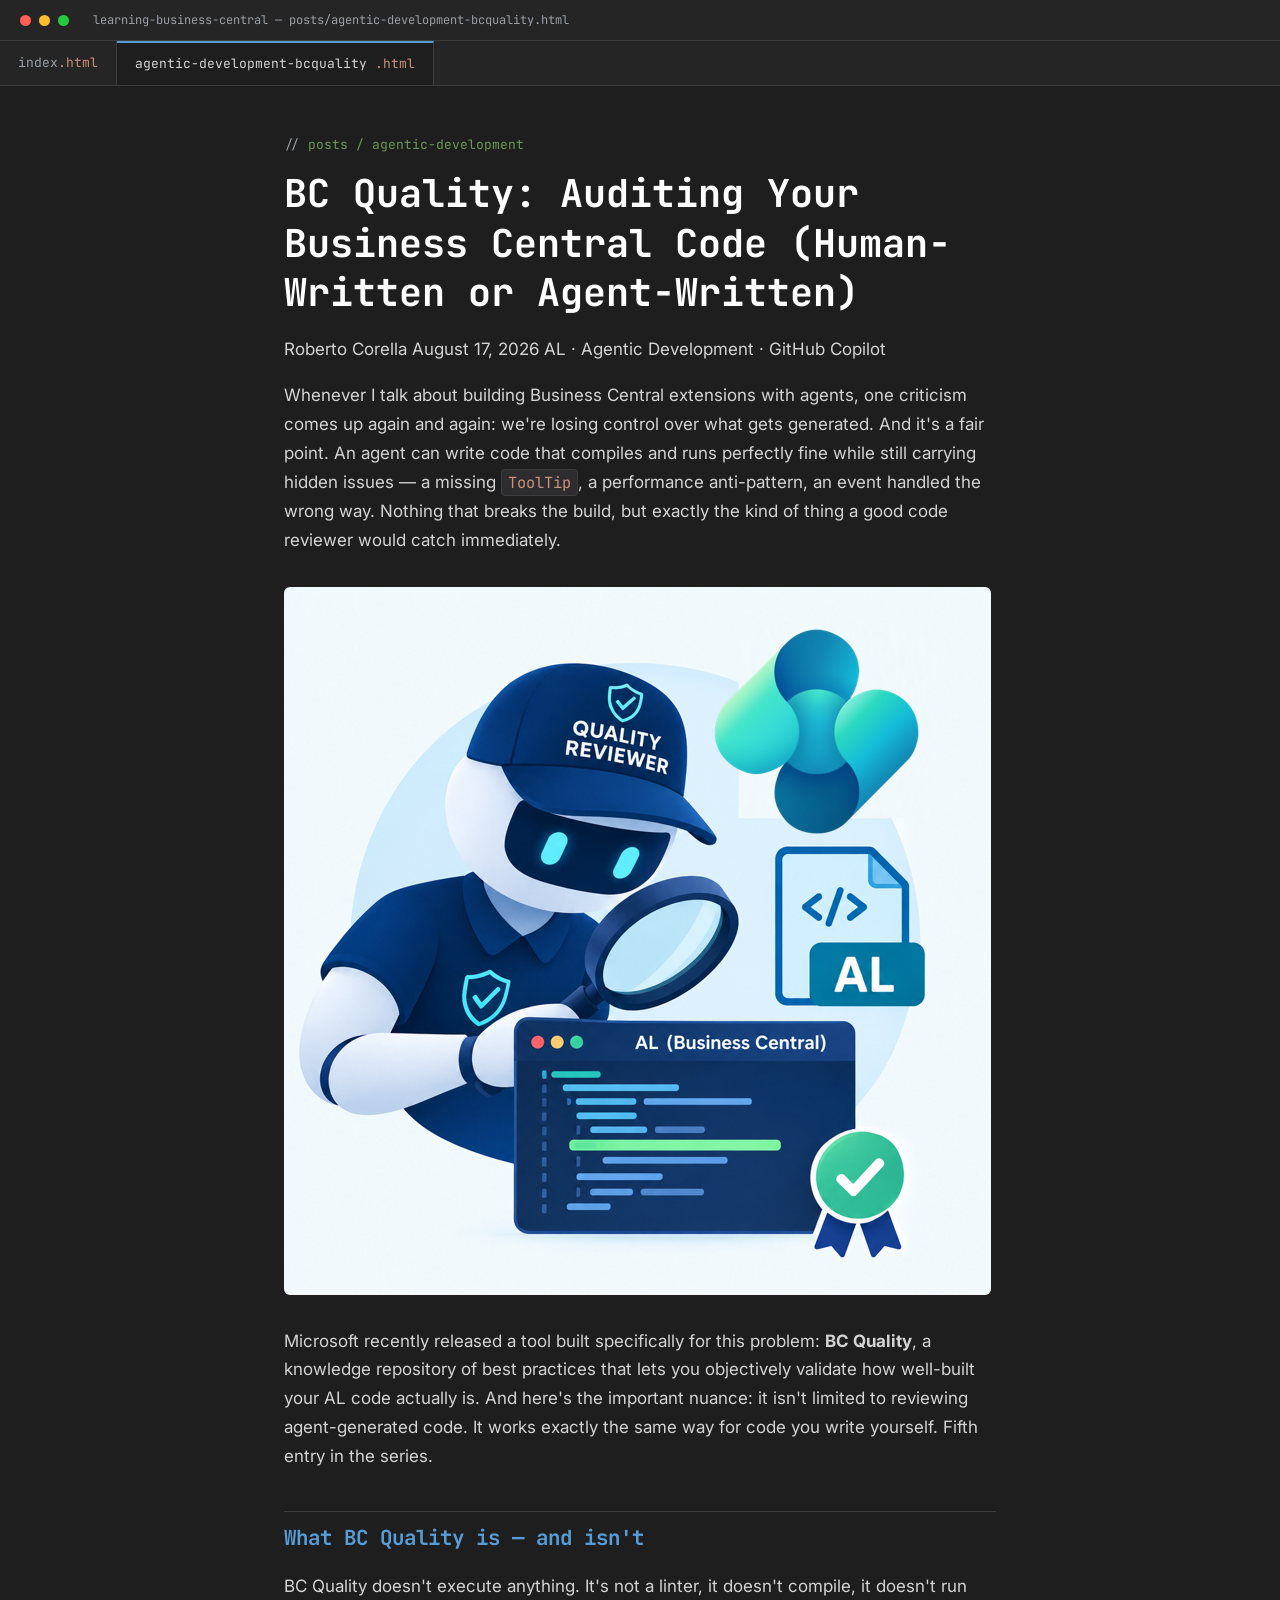
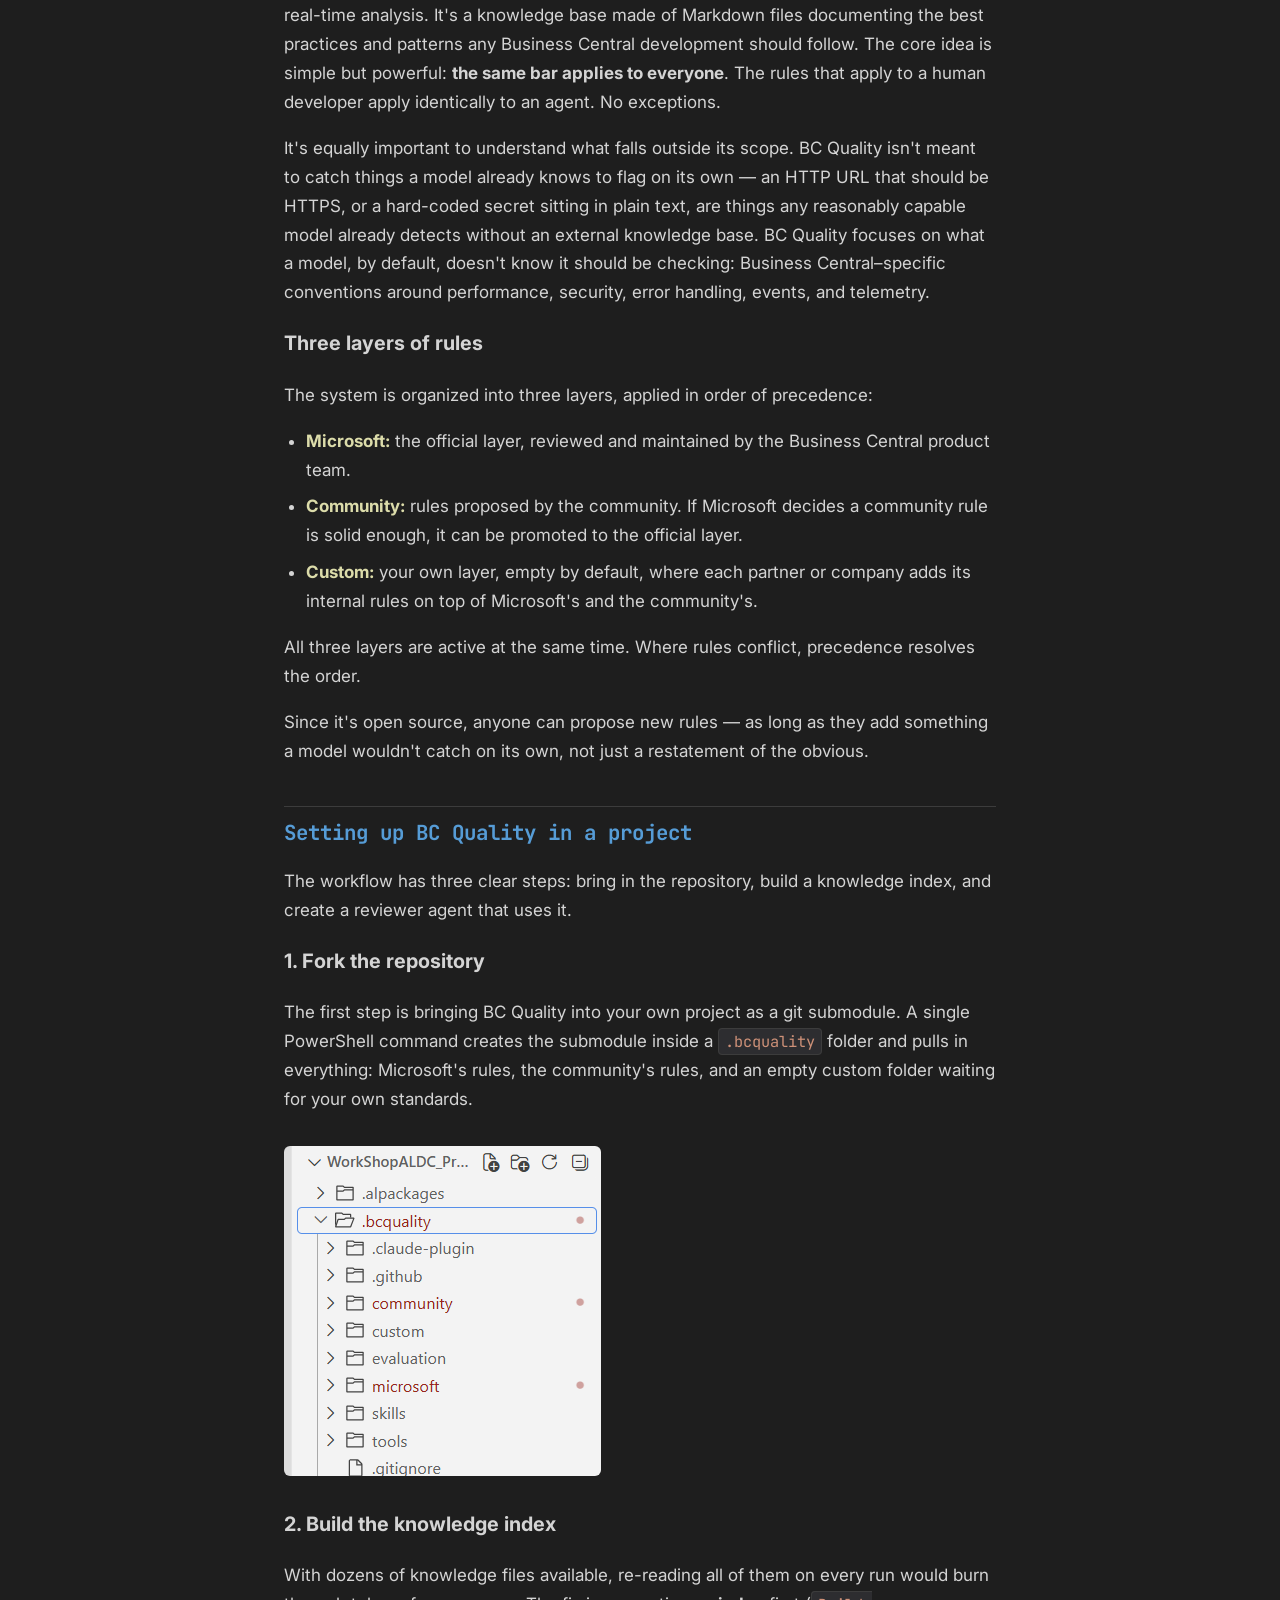
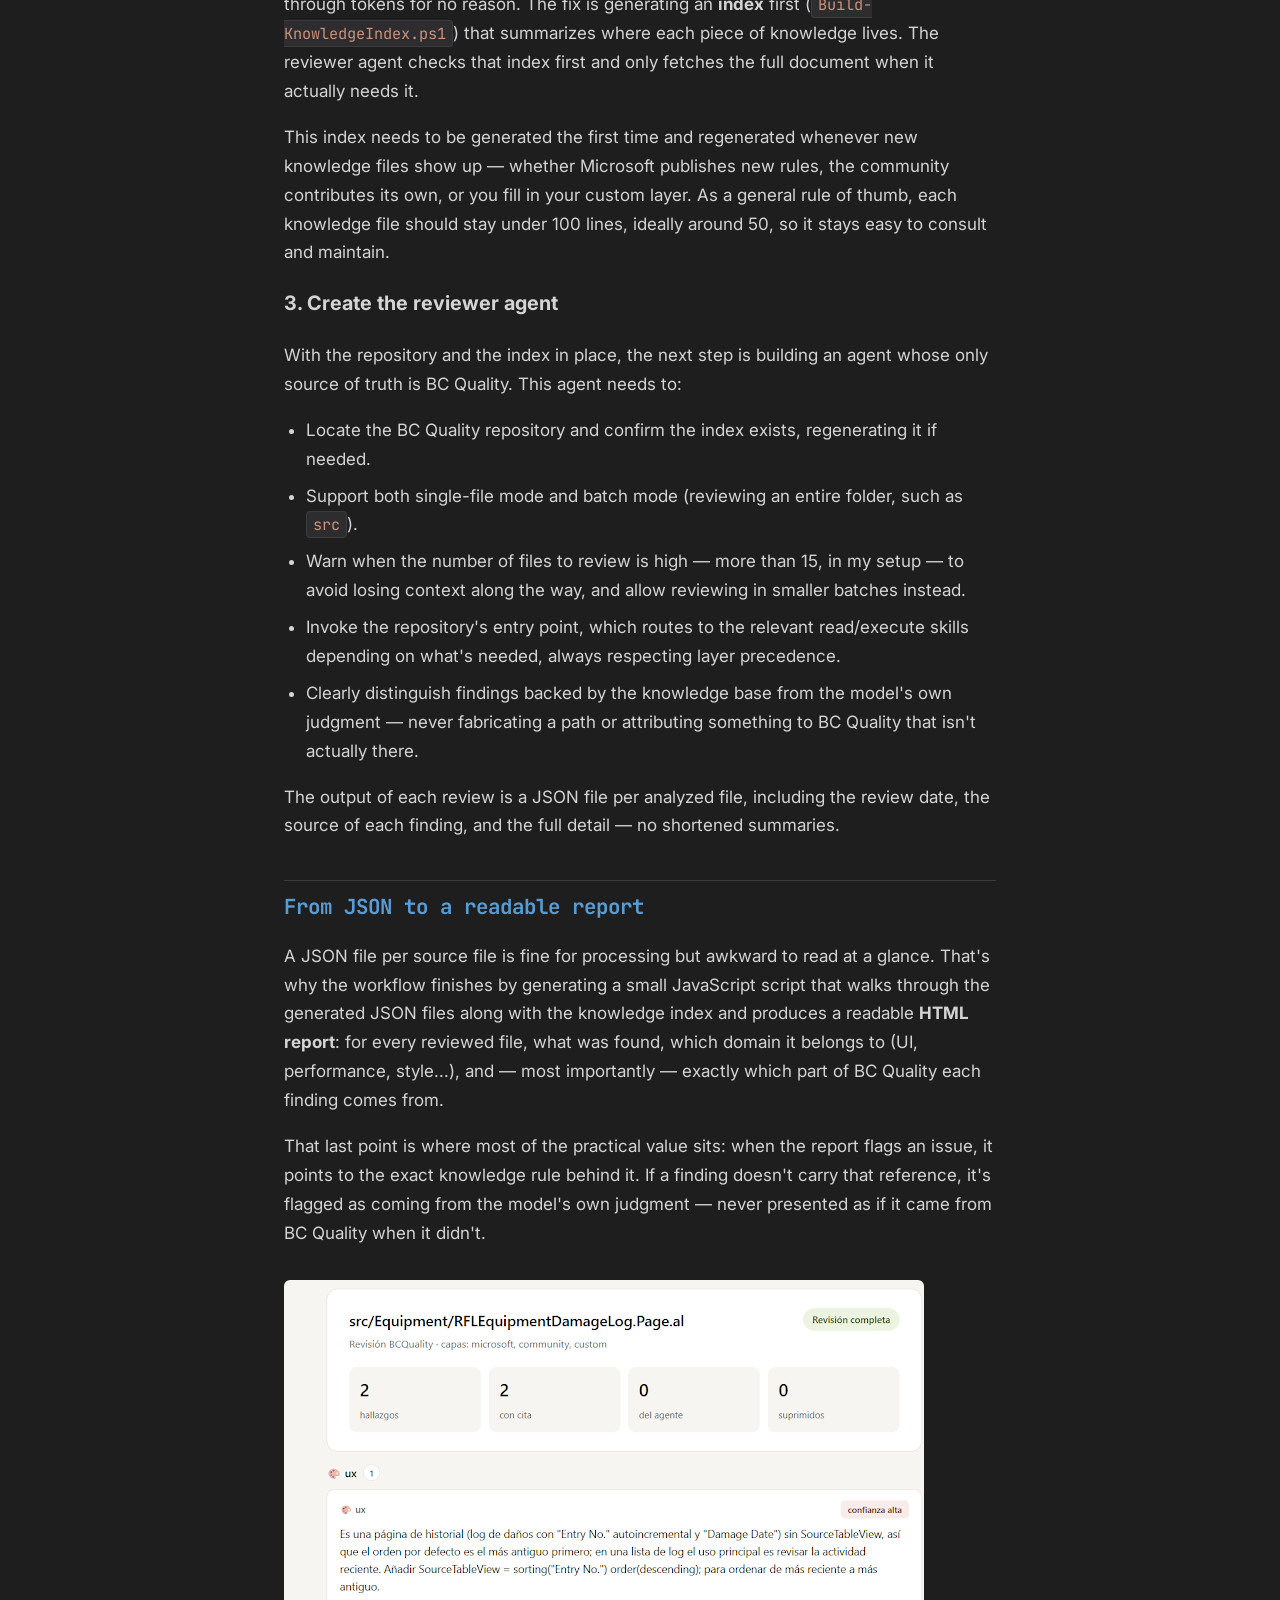
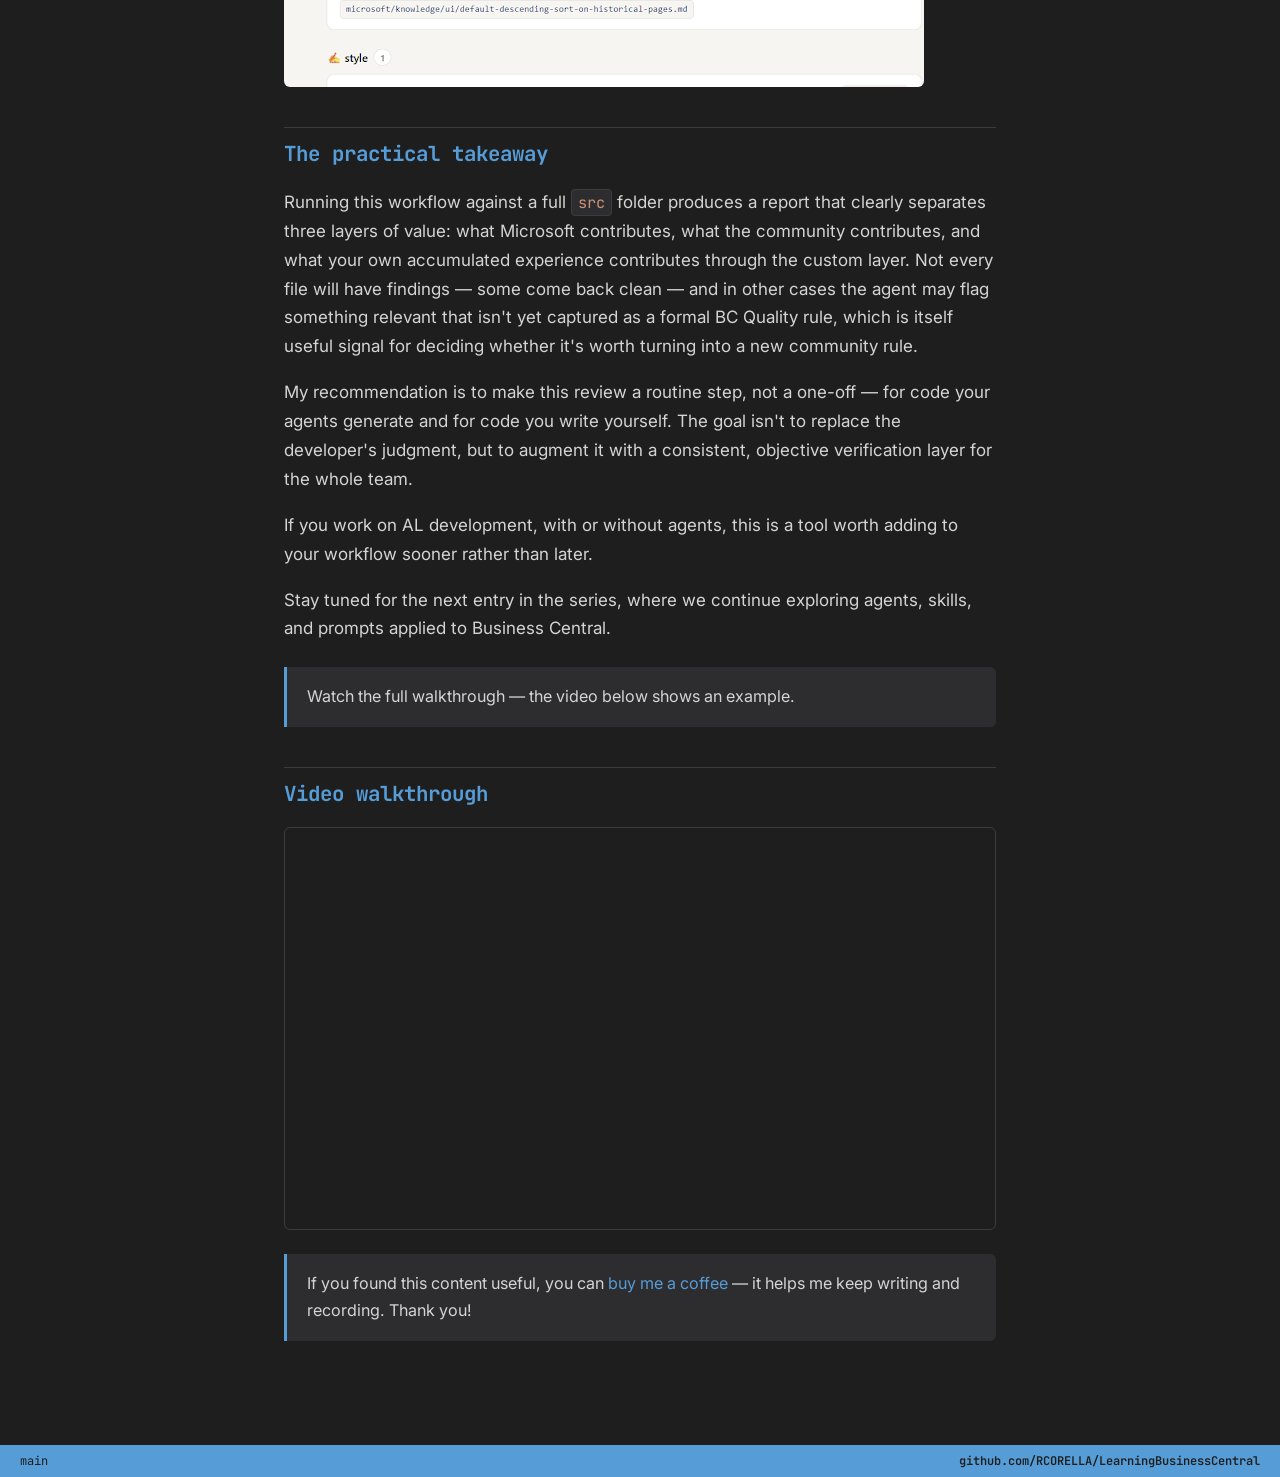
<file: posts/agentic-development-bcquality.html>
<!DOCTYPE html>
<html lang="en">
<head>
<meta charset="UTF-8">
<meta name="viewport" content="width=device-width, initial-scale=1.0">
<title>BC Quality: Auditing Your Business Central Code (Human-Written or Agent-Written)</title>
<meta name="description" content="Fifth entry in the agentic development series — how Microsoft's BC Quality knowledge base lets you objectively audit AL code, whether written by an agent or by a human, with a reviewer agent and a readable HTML report.">
<link rel="preconnect" href="https://fonts.googleapis.com">
<link href="https://fonts.googleapis.com/css2?family=Inter:wght@400;500;600&family=JetBrains+Mono:wght@400;500;700&display=swap" rel="stylesheet">
<link rel="stylesheet" href="../assets/css/style.css">
<link rel="icon" type="image/png" sizes="48x48" href="../assets/images/favicon.png">
</head>
<body>
<div class="titlebar">
<span class="dot red"></span><span class="dot yellow"></span><span class="dot green"></span>
<span class="path">learning-business-central — posts/agentic-development-bcquality.html</span>
</div>
<div class="tabbar">
<div class="tab"><a href="../index.html"><span>index</span><span class="ext">.html</span></a></div>
<div class="tab active"><span>agentic-development-bcquality</span><span class="ext">.html</span></div>
</div>
<main>
<div class="eyebrow">posts / agentic-development</div>
<h1>BC Quality: Auditing Your Business Central Code (Human-Written or Agent-Written)</h1>
<p class="post-meta"><span class="author">Roberto Corella</span> <span class="date">August 17, 2026</span> <span class="tags">AL · Agentic Development · GitHub Copilot</span></p>

<p>Whenever I talk about building Business Central extensions with agents, one criticism comes up again and again: we're losing control over what gets generated. And it's a fair point. An agent can write code that compiles and runs perfectly fine while still carrying hidden issues — a missing <code>ToolTip</code>, a performance anti-pattern, an event handled the wrong way. Nothing that breaks the build, but exactly the kind of thing a good code reviewer would catch immediately.</p>
<figure>
    <img src="../assets/images/bcquality_reviewer.png" alt="Agent reviewer">
  </figure>
<p>Microsoft recently released a tool built specifically for this problem: <strong>BC Quality</strong>, a knowledge repository of best practices that lets you objectively validate how well-built your AL code actually is. And here's the important nuance: it isn't limited to reviewing agent-generated code. It works exactly the same way for code you write yourself. Fifth entry in the series.</p>

<h2>What BC Quality is — and isn't</h2>

<p>BC Quality doesn't execute anything. It's not a linter, it doesn't compile, it doesn't run real-time analysis. It's a knowledge base made of Markdown files documenting the best practices and patterns any Business Central development should follow. The core idea is simple but powerful: <strong>the same bar applies to everyone</strong>. The rules that apply to a human developer apply identically to an agent. No exceptions.</p>

<p>It's equally important to understand what falls outside its scope. BC Quality isn't meant to catch things a model already knows to flag on its own — an HTTP URL that should be HTTPS, or a hard-coded secret sitting in plain text, are things any reasonably capable model already detects without an external knowledge base. BC Quality focuses on what a model, by default, doesn't know it should be checking: Business Central–specific conventions around performance, security, error handling, events, and telemetry.</p>

<h3>Three layers of rules</h3>

<p>The system is organized into three layers, applied in order of precedence:</p>

<ul>
<li><strong>Microsoft:</strong> the official layer, reviewed and maintained by the Business Central product team.</li>
<li><strong>Community:</strong> rules proposed by the community. If Microsoft decides a community rule is solid enough, it can be promoted to the official layer.</li>
<li><strong>Custom:</strong> your own layer, empty by default, where each partner or company adds its internal rules on top of Microsoft's and the community's.</li>
</ul>

<p>All three layers are active at the same time. Where rules conflict, precedence resolves the order.</p>

<p>Since it's open source, anyone can propose new rules — as long as they add something a model wouldn't catch on its own, not just a restatement of the obvious.</p>

<h2>Setting up BC Quality in a project</h2>

<p>The workflow has three clear steps: bring in the repository, build a knowledge index, and create a reviewer agent that uses it.</p>

<h3>1. Fork the repository</h3>

<p>The first step is bringing BC Quality into your own project as a git submodule. A single PowerShell command creates the submodule inside a <code>.bcquality</code> folder and pulls in everything: Microsoft's rules, the community's rules, and an empty custom folder waiting for your own standards.</p>

<figure>
    <img src="../assets/images/bcquality_directory.png" alt="BC Quality directory structure">
</figure>

<h3>2. Build the knowledge index</h3>

<p>With dozens of knowledge files available, re-reading all of them on every run would burn through tokens for no reason. The fix is generating an <strong>index</strong> first (<code>Build-KnowledgeIndex.ps1</code>) that summarizes where each piece of knowledge lives. The reviewer agent checks that index first and only fetches the full document when it actually needs it.</p>

<p>This index needs to be generated the first time and regenerated whenever new knowledge files show up — whether Microsoft publishes new rules, the community contributes its own, or you fill in your custom layer. As a general rule of thumb, each knowledge file should stay under 100 lines, ideally around 50, so it stays easy to consult and maintain.</p>

<h3>3. Create the reviewer agent</h3>

<p>With the repository and the index in place, the next step is building an agent whose only source of truth is BC Quality. This agent needs to:</p>

<ul>
<li>Locate the BC Quality repository and confirm the index exists, regenerating it if needed.</li>
<li>Support both single-file mode and batch mode (reviewing an entire folder, such as <code>src</code>).</li>
<li>Warn when the number of files to review is high — more than 15, in my setup — to avoid losing context along the way, and allow reviewing in smaller batches instead.</li>
<li>Invoke the repository's entry point, which routes to the relevant read/execute skills depending on what's needed, always respecting layer precedence.</li>
<li>Clearly distinguish findings backed by the knowledge base from the model's own judgment — never fabricating a path or attributing something to BC Quality that isn't actually there.</li>
</ul>

<p>The output of each review is a JSON file per analyzed file, including the review date, the source of each finding, and the full detail — no shortened summaries.</p>

<h2>From JSON to a readable report</h2>

<p>A JSON file per source file is fine for processing but awkward to read at a glance. That's why the workflow finishes by generating a small JavaScript script that walks through the generated JSON files along with the knowledge index and produces a readable <strong>HTML report</strong>: for every reviewed file, what was found, which domain it belongs to (UI, performance, style...), and — most importantly — exactly which part of BC Quality each finding comes from.</p>

<p>That last point is where most of the practical value sits: when the report flags an issue, it points to the exact knowledge rule behind it. If a finding doesn't carry that reference, it's flagged as coming from the model's own judgment — never presented as if it came from BC Quality when it didn't.</p>

<figure>
    <img src="../assets/images/bcquality_html_result.png" alt="BC Quality HTML report">
</figure>

<h2>The practical takeaway</h2>

<p>Running this workflow against a full <code>src</code> folder produces a report that clearly separates three layers of value: what Microsoft contributes, what the community contributes, and what your own accumulated experience contributes through the custom layer. Not every file will have findings — some come back clean — and in other cases the agent may flag something relevant that isn't yet captured as a formal BC Quality rule, which is itself useful signal for deciding whether it's worth turning into a new community rule.</p>

<p>My recommendation is to make this review a routine step, not a one-off — for code your agents generate and for code you write yourself. The goal isn't to replace the developer's judgment, but to augment it with a consistent, objective verification layer for the whole team.</p>

<p>If you work on AL development, with or without agents, this is a tool worth adding to your workflow sooner rather than later.</p>

<p>Stay tuned for the next entry in the series, where we continue exploring agents, skills, and prompts applied to Business Central.</p>

<div class="callout">Watch the full walkthrough — the video below shows an example.</div>

  <h2>Video walkthrough</h2>
  <div class="video-embed">
    <iframe src="https://www.youtube-nocookie.com/embed/aQG67quBHHQ" title="Agentic Development in Business Central — Instructions" allow="accelerate; encrypted-media; picture-in-picture" allowfullscreen loading="lazy"></iframe>
  </div>


<div class="callout">
If you found this content useful, you can <a href="https://buymeacoffee.com/rcorella" target="_blank" rel="noopener">buy me a coffee</a> — it helps me keep writing and recording. Thank you!
</div>

</main>
<div class="statusbar">
<span>main</span>
<span><a href="https://github.com/RCORELLA/LearningBusinessCentral">github.com/RCORELLA/LearningBusinessCentral</a></span>
</div>
<script data-goatcounter="https://learningbusinesscentral.goatcounter.com/count"
        async src="//gc.zgo.at/count.js"></script>
</body>
</html>
</file>
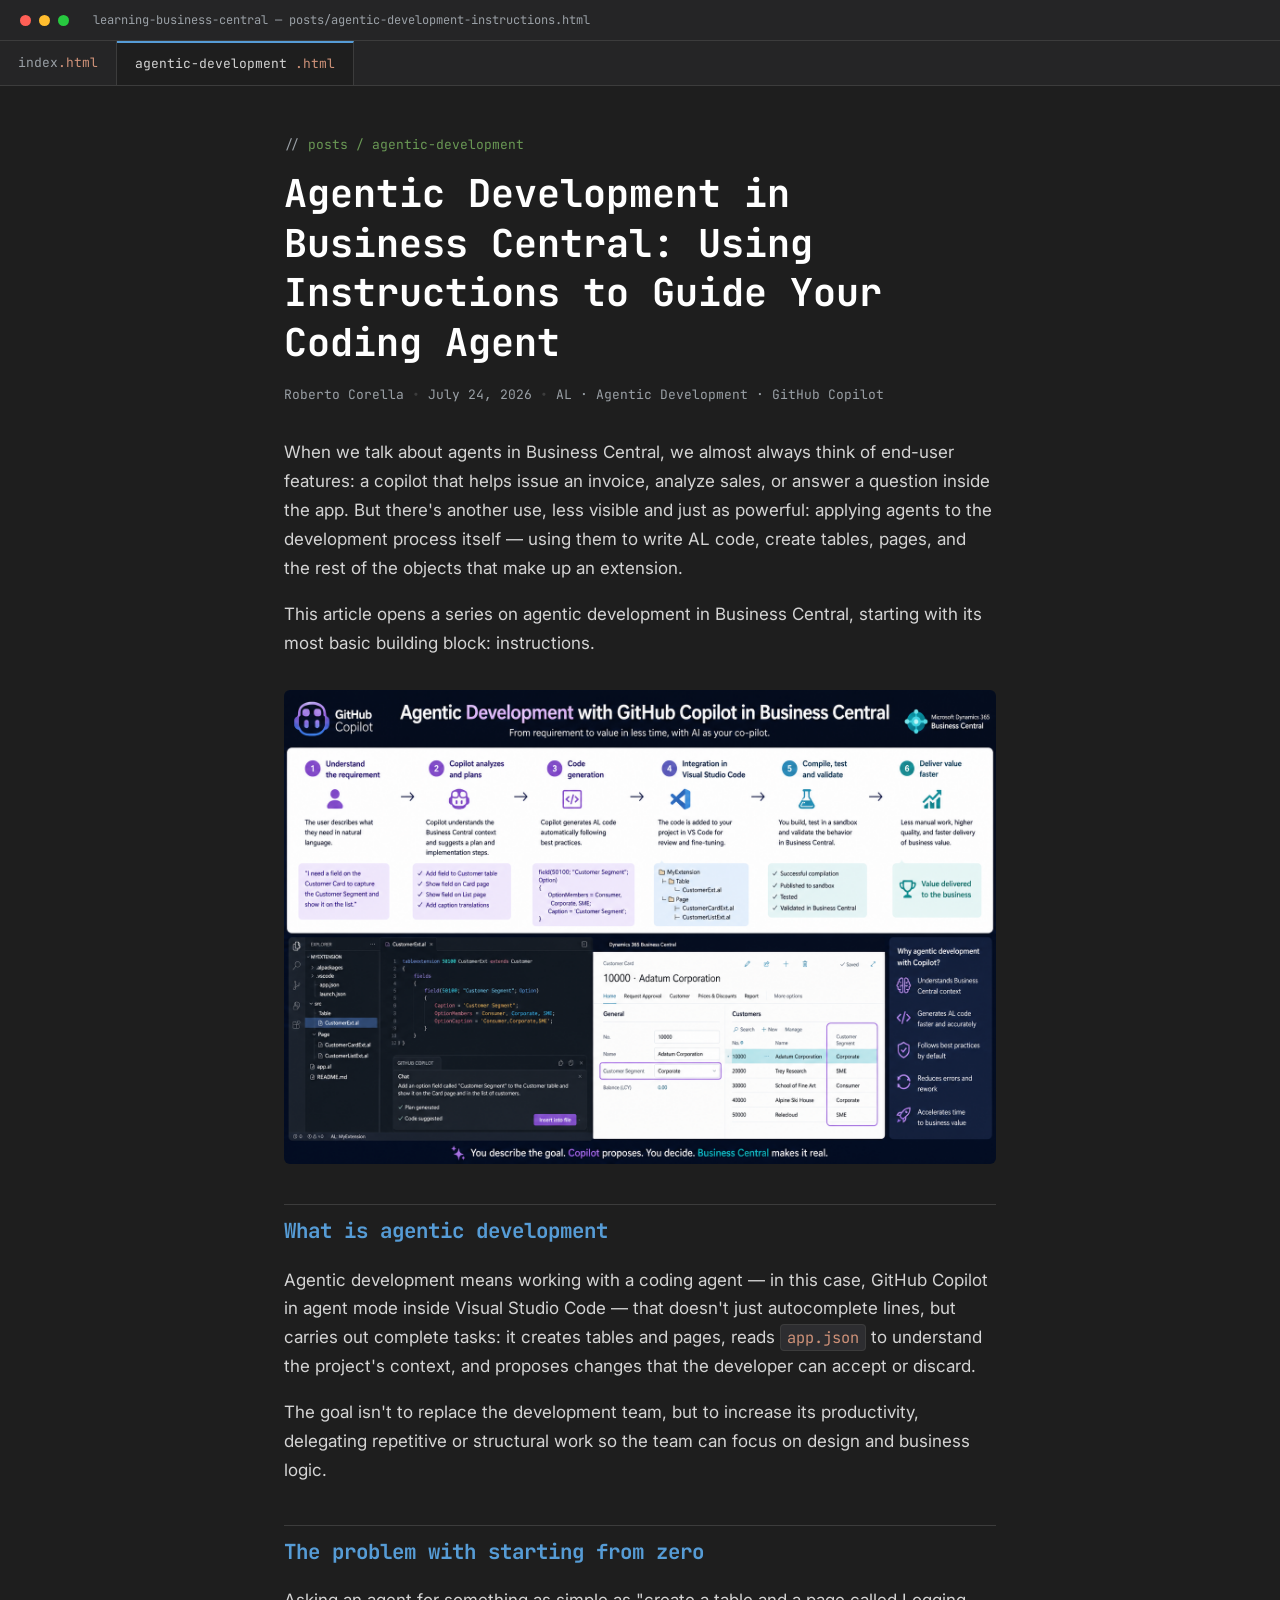
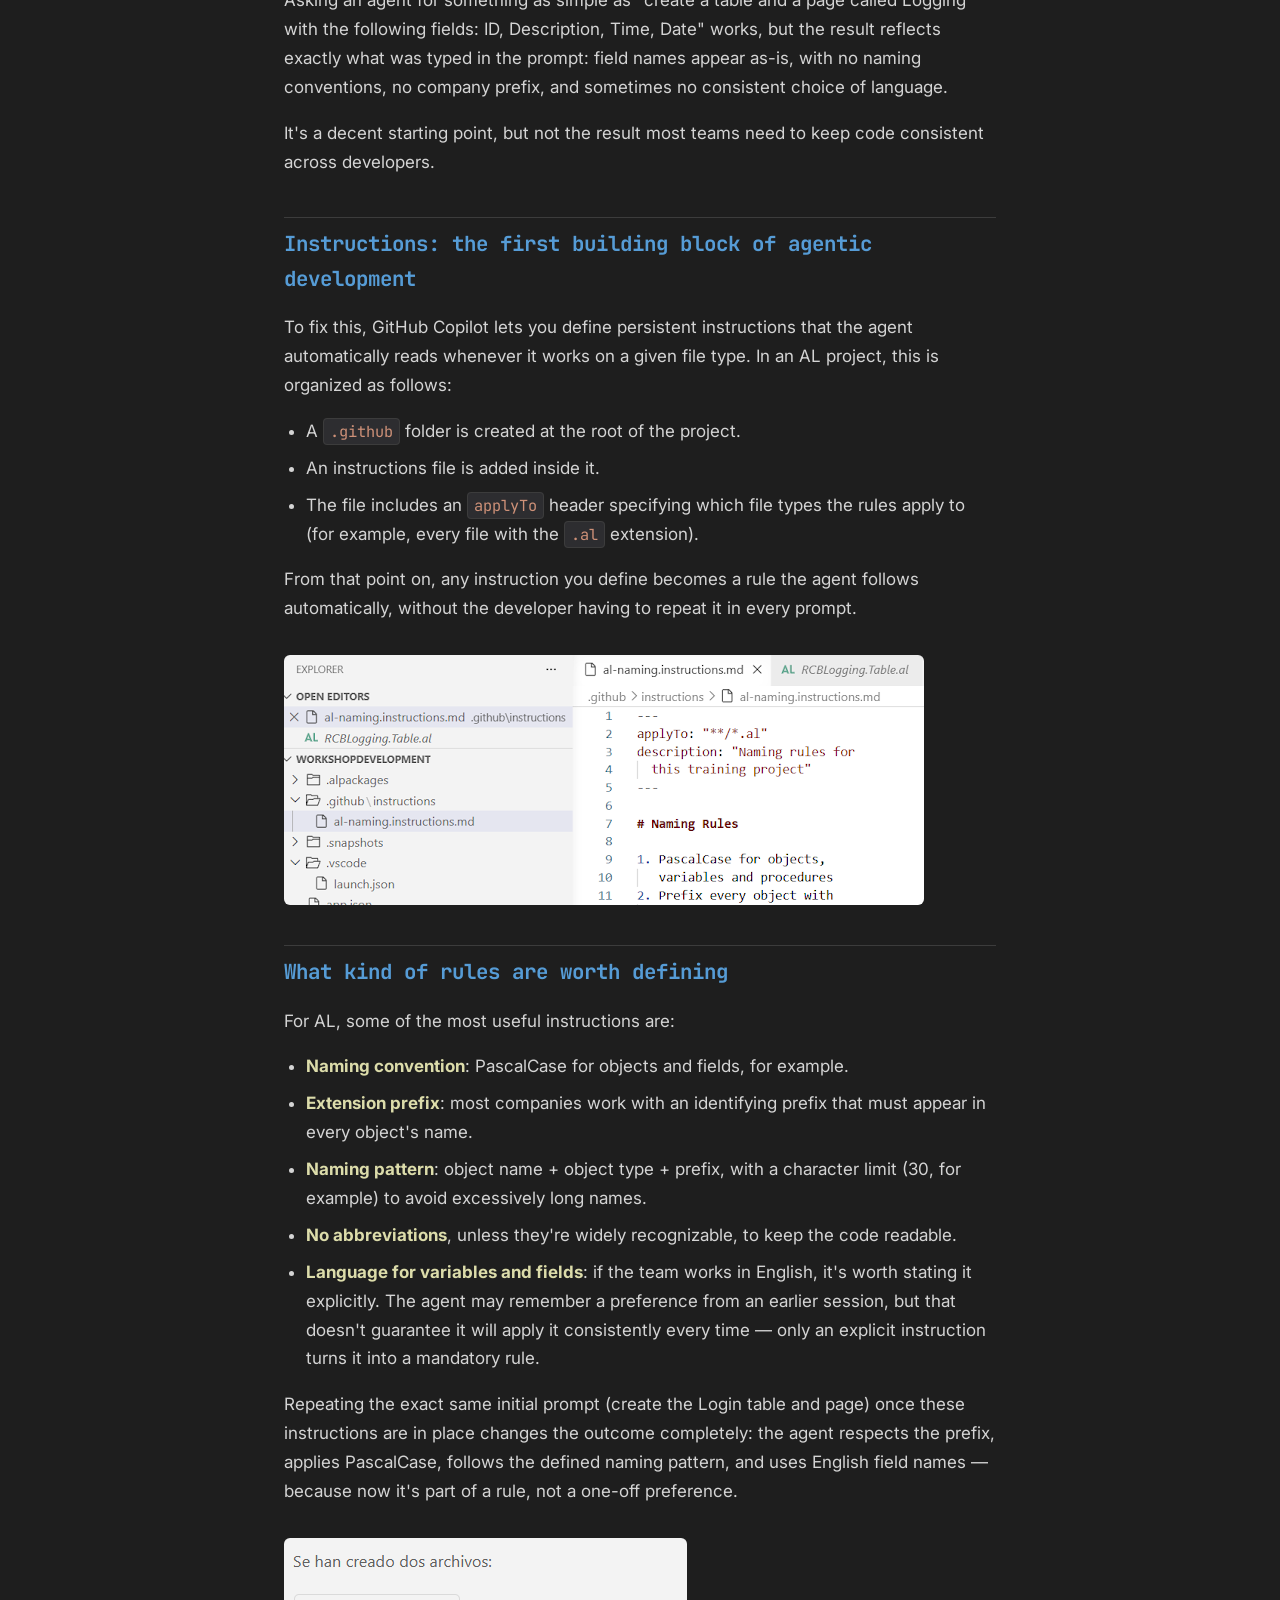
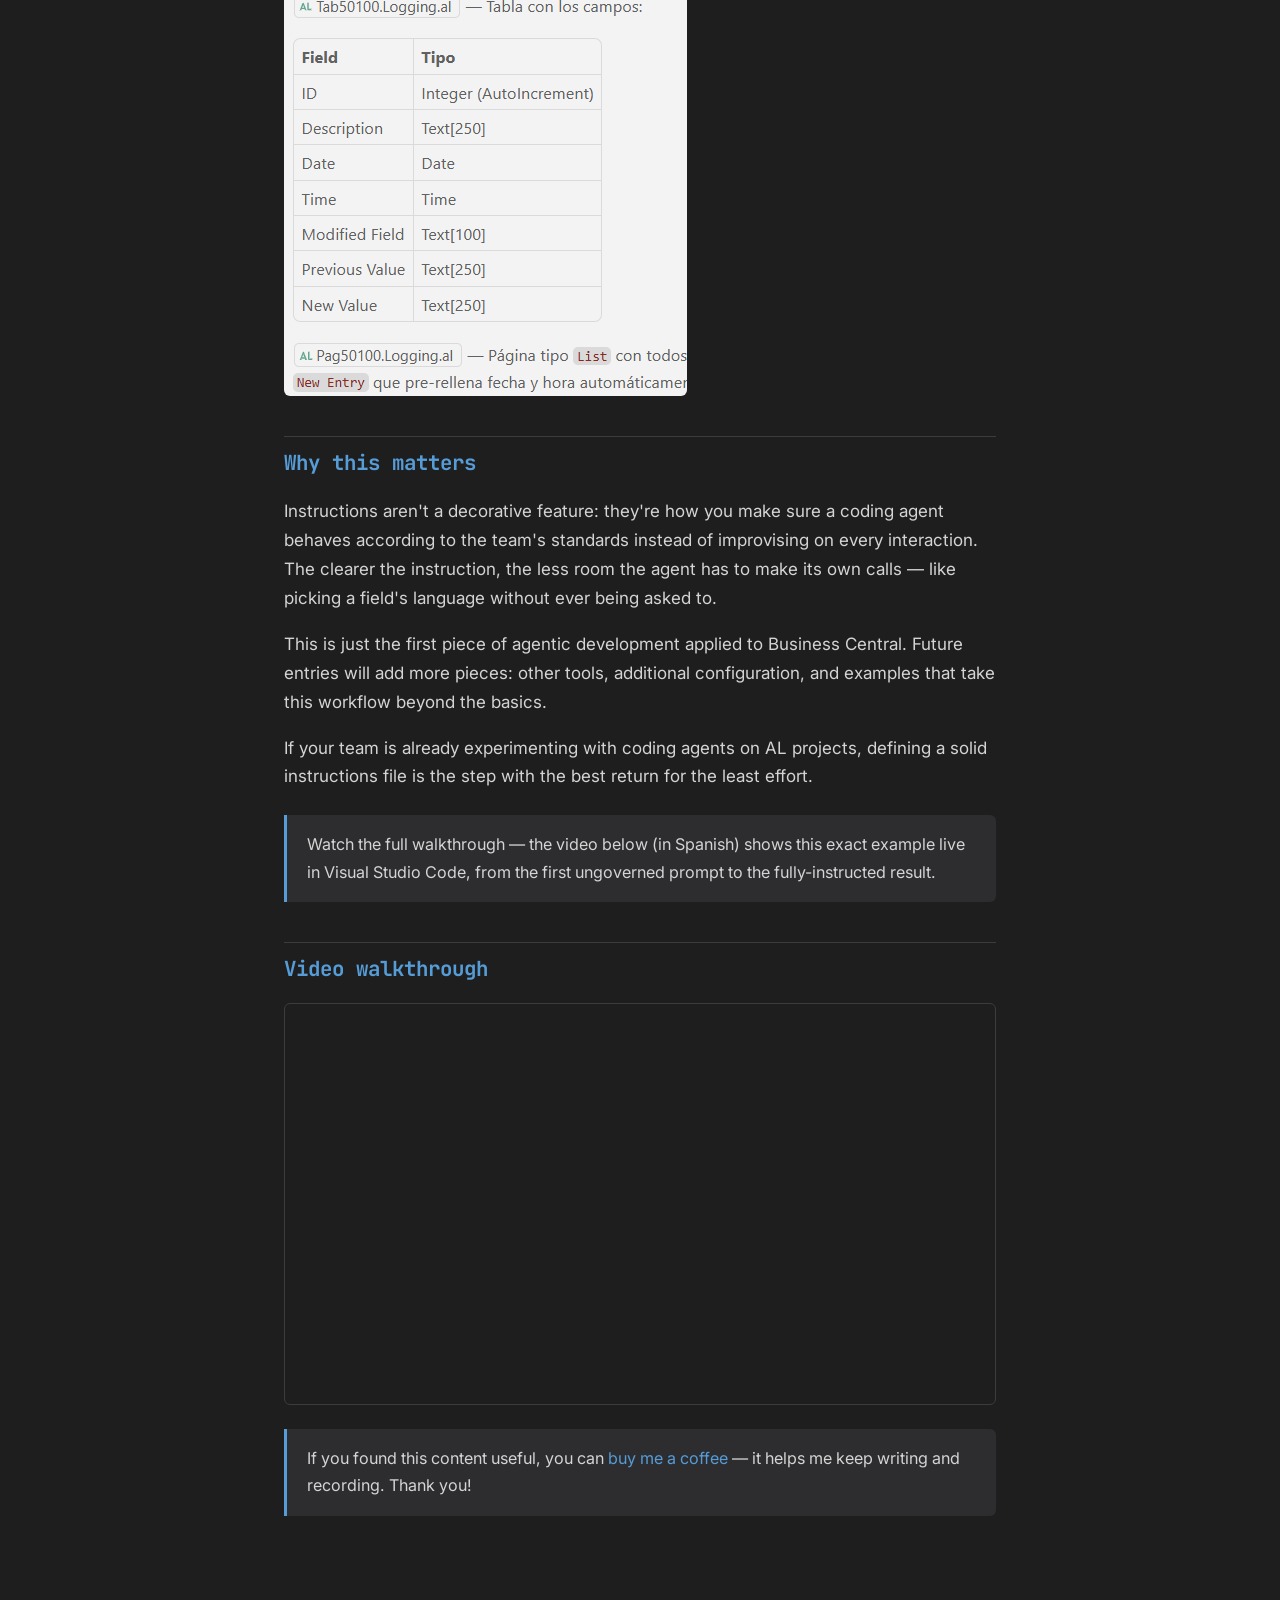
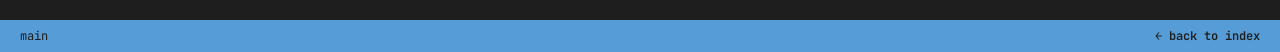
<file: posts/agentic-development-instructions.html>
<!DOCTYPE html>
<html lang="en">
<head>
<meta charset="UTF-8">
<meta name="viewport" content="width=device-width, initial-scale=1.0">
<title>Agentic Development in Business Central: Using Instructions to Guide Your Coding Agent</title>
<meta name="description" content="How to use instruction files to guide GitHub Copilot's agent mode when generating AL code in Business Central.">
<link rel="preconnect" href="https://fonts.googleapis.com">
<link href="https://fonts.googleapis.com/css2?family=Inter:wght@400;500;600&family=JetBrains+Mono:wght@400;500;700&display=swap" rel="stylesheet">
<link rel="stylesheet" href="../assets/css/style.css">
<link rel="icon" type="image/png" sizes="48x48" href="../assets/images/favicon.png">
</head>
<body>

<div class="titlebar">
  <span class="dot red"></span><span class="dot yellow"></span><span class="dot green"></span>
  <span class="path">learning-business-central — posts/agentic-development-instructions.html</span>
</div>

<div class="tabbar">
  <div class="tab"><a href="../index.html"><span>index</span><span class="ext">.html</span></a></div>
  <div class="tab active"><span>agentic-development</span><span class="ext">.html</span></div>
</div>

<main>
  <div class="eyebrow">posts / agentic-development</div>
  <h1>Agentic Development in Business Central: Using Instructions to Guide Your Coding Agent</h1>
  <div class="meta">
    <span>Roberto Corella</span>
    <span>July 24, 2026</span>
    <span>AL · Agentic Development · GitHub Copilot</span>
  </div>

  <p>When we talk about agents in Business Central, we almost always think of end-user features: a copilot that helps issue an invoice, analyze sales, or answer a question inside the app. But there's another use, less visible and just as powerful: applying agents to the development process itself — using them to write AL code, create tables, pages, and the rest of the objects that make up an extension.</p>

  <p>This article opens a series on agentic development in Business Central, starting with its most basic building block: instructions.</p>

  <figure>
    <img src="../assets/images/agenticDevelopment.png" alt="GitHub Copilot agent mode in Visual Studio Code, generating AL objects for Business Central">
  </figure>

  <h2>What is agentic development</h2>
  <p>Agentic development means working with a coding agent — in this case, GitHub Copilot in agent mode inside Visual Studio Code — that doesn't just autocomplete lines, but carries out complete tasks: it creates tables and pages, reads <code>app.json</code> to understand the project's context, and proposes changes that the developer can accept or discard.</p>
  <p>The goal isn't to replace the development team, but to increase its productivity, delegating repetitive or structural work so the team can focus on design and business logic.</p>

  <h2>The problem with starting from zero</h2>
  <p>Asking an agent for something as simple as "create a table and a page called Logging with the following fields: ID, Description, Time, Date" works, but the result reflects exactly what was typed in the prompt: field names appear as-is, with no naming conventions, no company prefix, and sometimes no consistent choice of language.</p>
  <p>It's a decent starting point, but not the result most teams need to keep code consistent across developers.</p>

  <h2>Instructions: the first building block of agentic development</h2>
  <p>To fix this, GitHub Copilot lets you define persistent instructions that the agent automatically reads whenever it works on a given file type. In an AL project, this is organized as follows:</p>
  <ul>
    <li>A <code>.github</code> folder is created at the root of the project.</li>
    <li>An instructions file is added inside it.</li>
    <li>The file includes an <code>applyTo</code> header specifying which file types the rules apply to (for example, every file with the <code>.al</code> extension).</li>
  </ul>
  <p>From that point on, any instruction you define becomes a rule the agent follows automatically, without the developer having to repeat it in every prompt.</p>

  <figure>
    <img src="../assets/images/instructions.png" alt="Example of an instructions file with an applyTo header targeting .al files">
  </figure>

  <h2>What kind of rules are worth defining</h2>
  <p>For AL, some of the most useful instructions are:</p>
  <ul>
    <li><strong>Naming convention</strong>: PascalCase for objects and fields, for example.</li>
    <li><strong>Extension prefix</strong>: most companies work with an identifying prefix that must appear in every object's name.</li>
    <li><strong>Naming pattern</strong>: object name + object type + prefix, with a character limit (30, for example) to avoid excessively long names.</li>
    <li><strong>No abbreviations</strong>, unless they're widely recognizable, to keep the code readable.</li>
    <li><strong>Language for variables and fields</strong>: if the team works in English, it's worth stating it explicitly. The agent may remember a preference from an earlier session, but that doesn't guarantee it will apply it consistently every time — only an explicit instruction turns it into a mandatory rule.</li>
  </ul>
  <p>Repeating the exact same initial prompt (create the Login table and page) once these instructions are in place changes the outcome completely: the agent respects the prefix, applies PascalCase, follows the defined naming pattern, and uses English field names — because now it's part of a rule, not a one-off preference.</p>

  <figure>
    <img src="../assets/images/sample.png" alt="Result generated by the agent once naming and language instructions are applied">
  </figure>

  <h2>Why this matters</h2>
  <p>Instructions aren't a decorative feature: they're how you make sure a coding agent behaves according to the team's standards instead of improvising on every interaction. The clearer the instruction, the less room the agent has to make its own calls — like picking a field's language without ever being asked to.</p>
  <p>This is just the first piece of agentic development applied to Business Central. Future entries will add more pieces: other tools, additional configuration, and examples that take this workflow beyond the basics.</p>
  <p>If your team is already experimenting with coding agents on AL projects, defining a solid instructions file is the step with the best return for the least effort.</p>

  <div class="callout">Watch the full walkthrough — the video below (in Spanish) shows this exact example live in Visual Studio Code, from the first ungoverned prompt to the fully-instructed result.</div>

  <h2>Video walkthrough</h2>
  <div class="video-embed">
    <iframe src="https://www.youtube-nocookie.com/embed/-p0K9LQIH-c" title="Agentic Development in Business Central — Instructions" allow="accelerate; encrypted-media; picture-in-picture" allowfullscreen loading="lazy"></iframe>
  </div>

<div class="callout">
If you found this content useful, you can <a href="https://buymeacoffee.com/rcorella" target="_blank" rel="noopener">buy me a coffee</a> — it helps me keep writing and recording. Thank you!
</div>


</main>

<div class="statusbar">
  <span>main</span>
  <span><a href="../index.html">← back to index</a></span>
</div>

<script data-goatcounter="https://learningbusinesscentral.goatcounter.com/count"
        async src="//gc.zgo.at/count.js"></script>
</body>
</html>
</file>
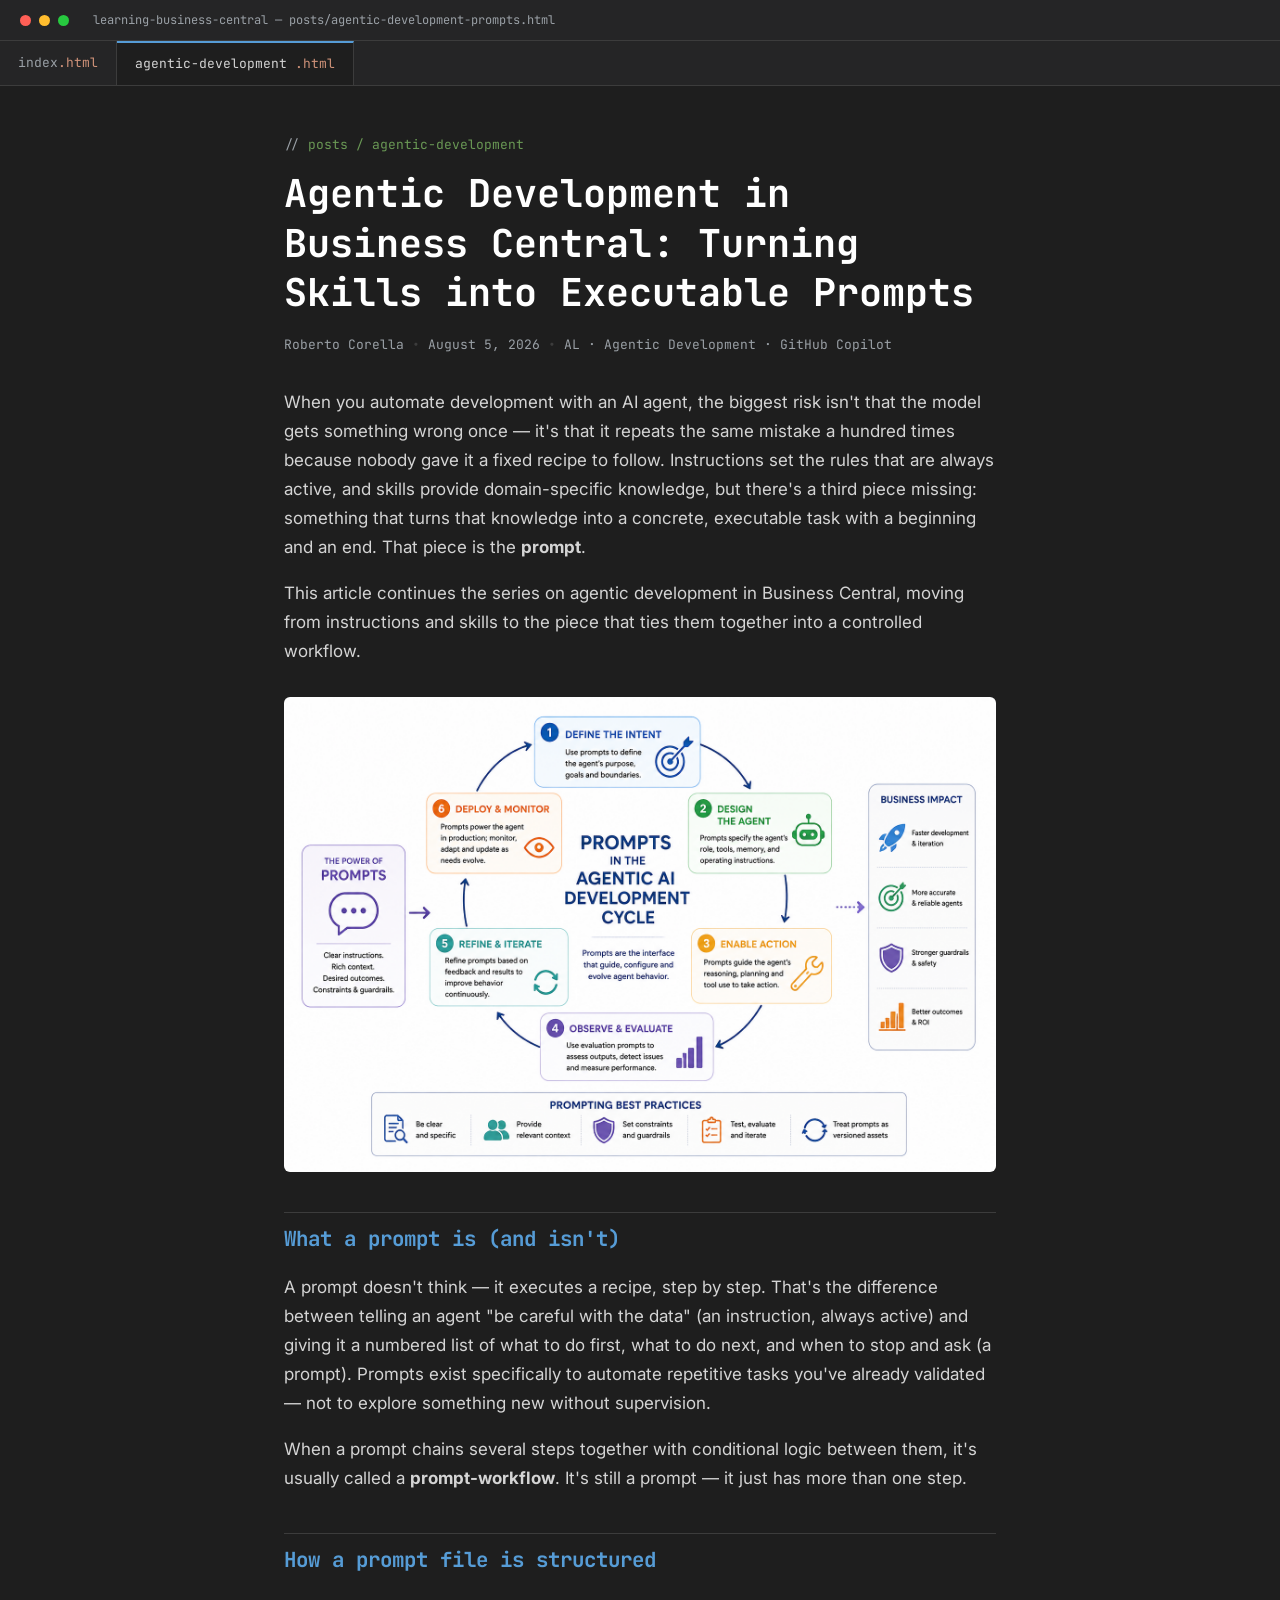
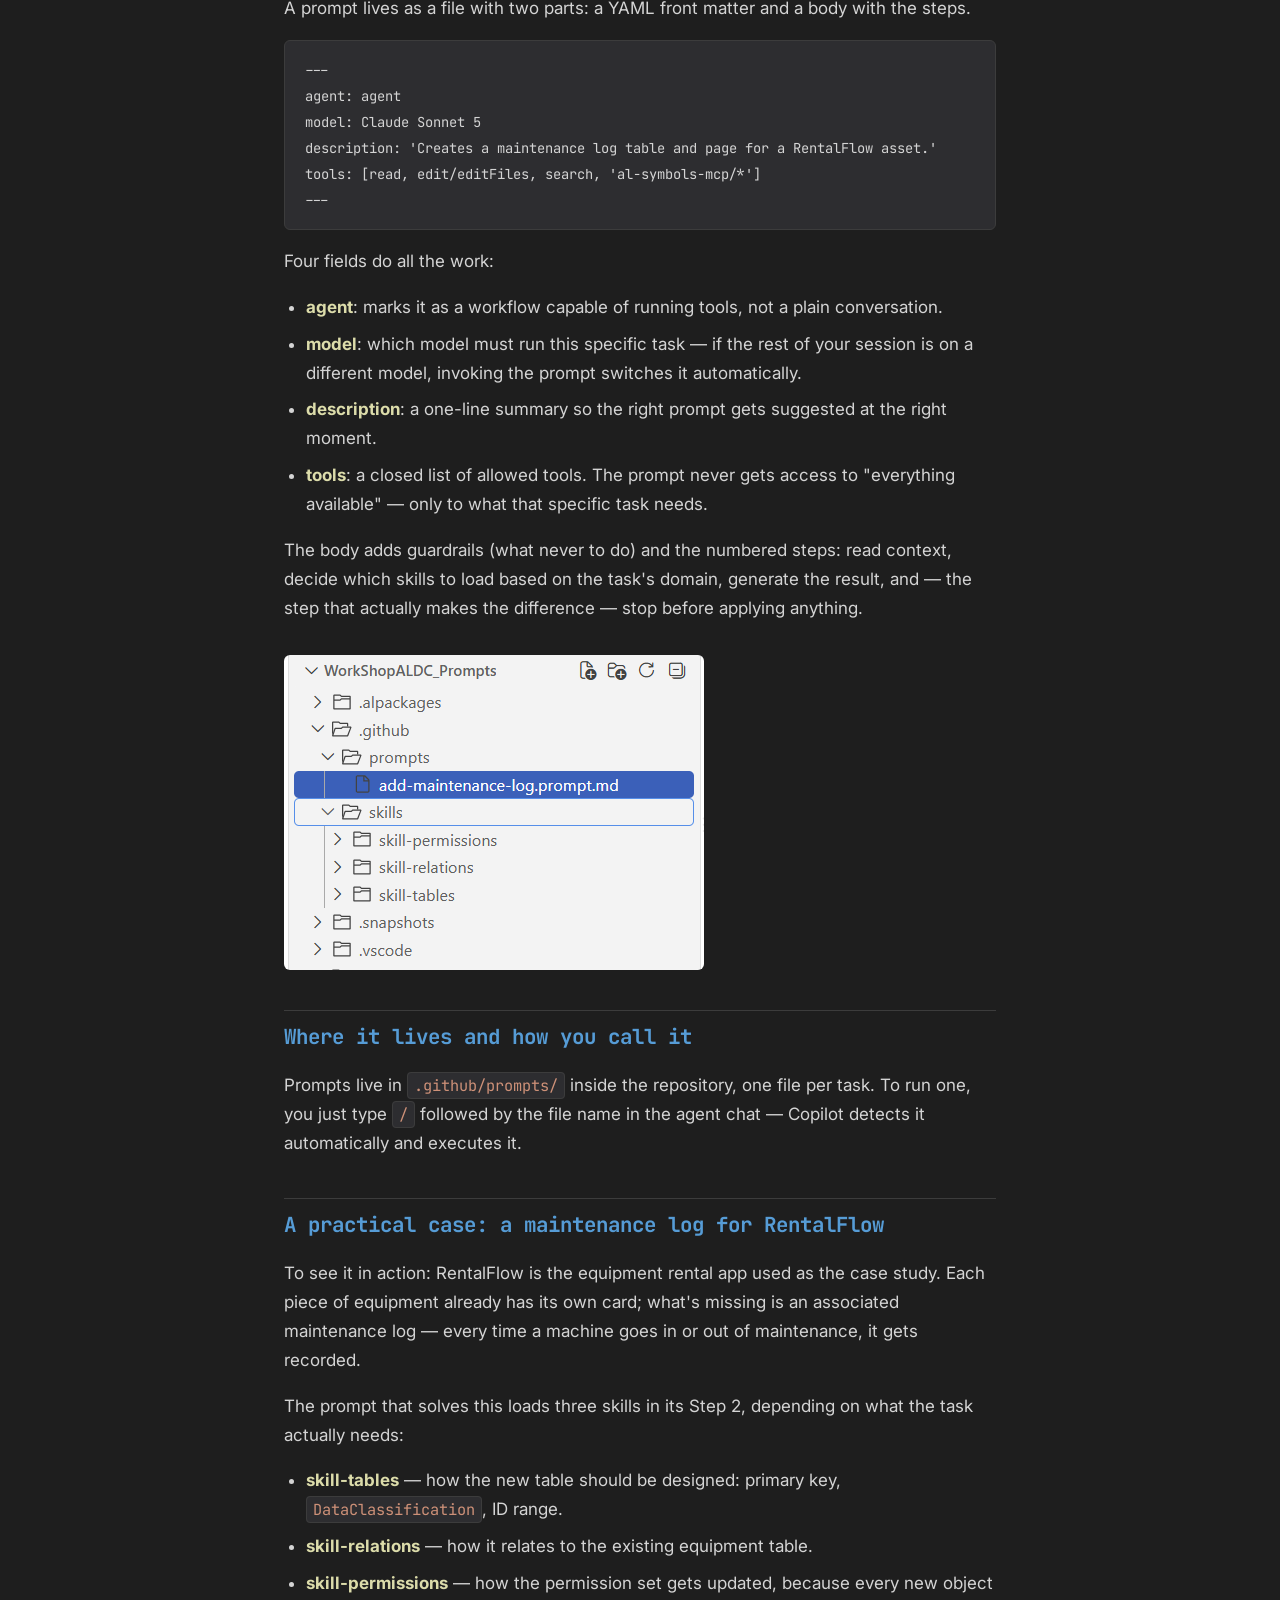
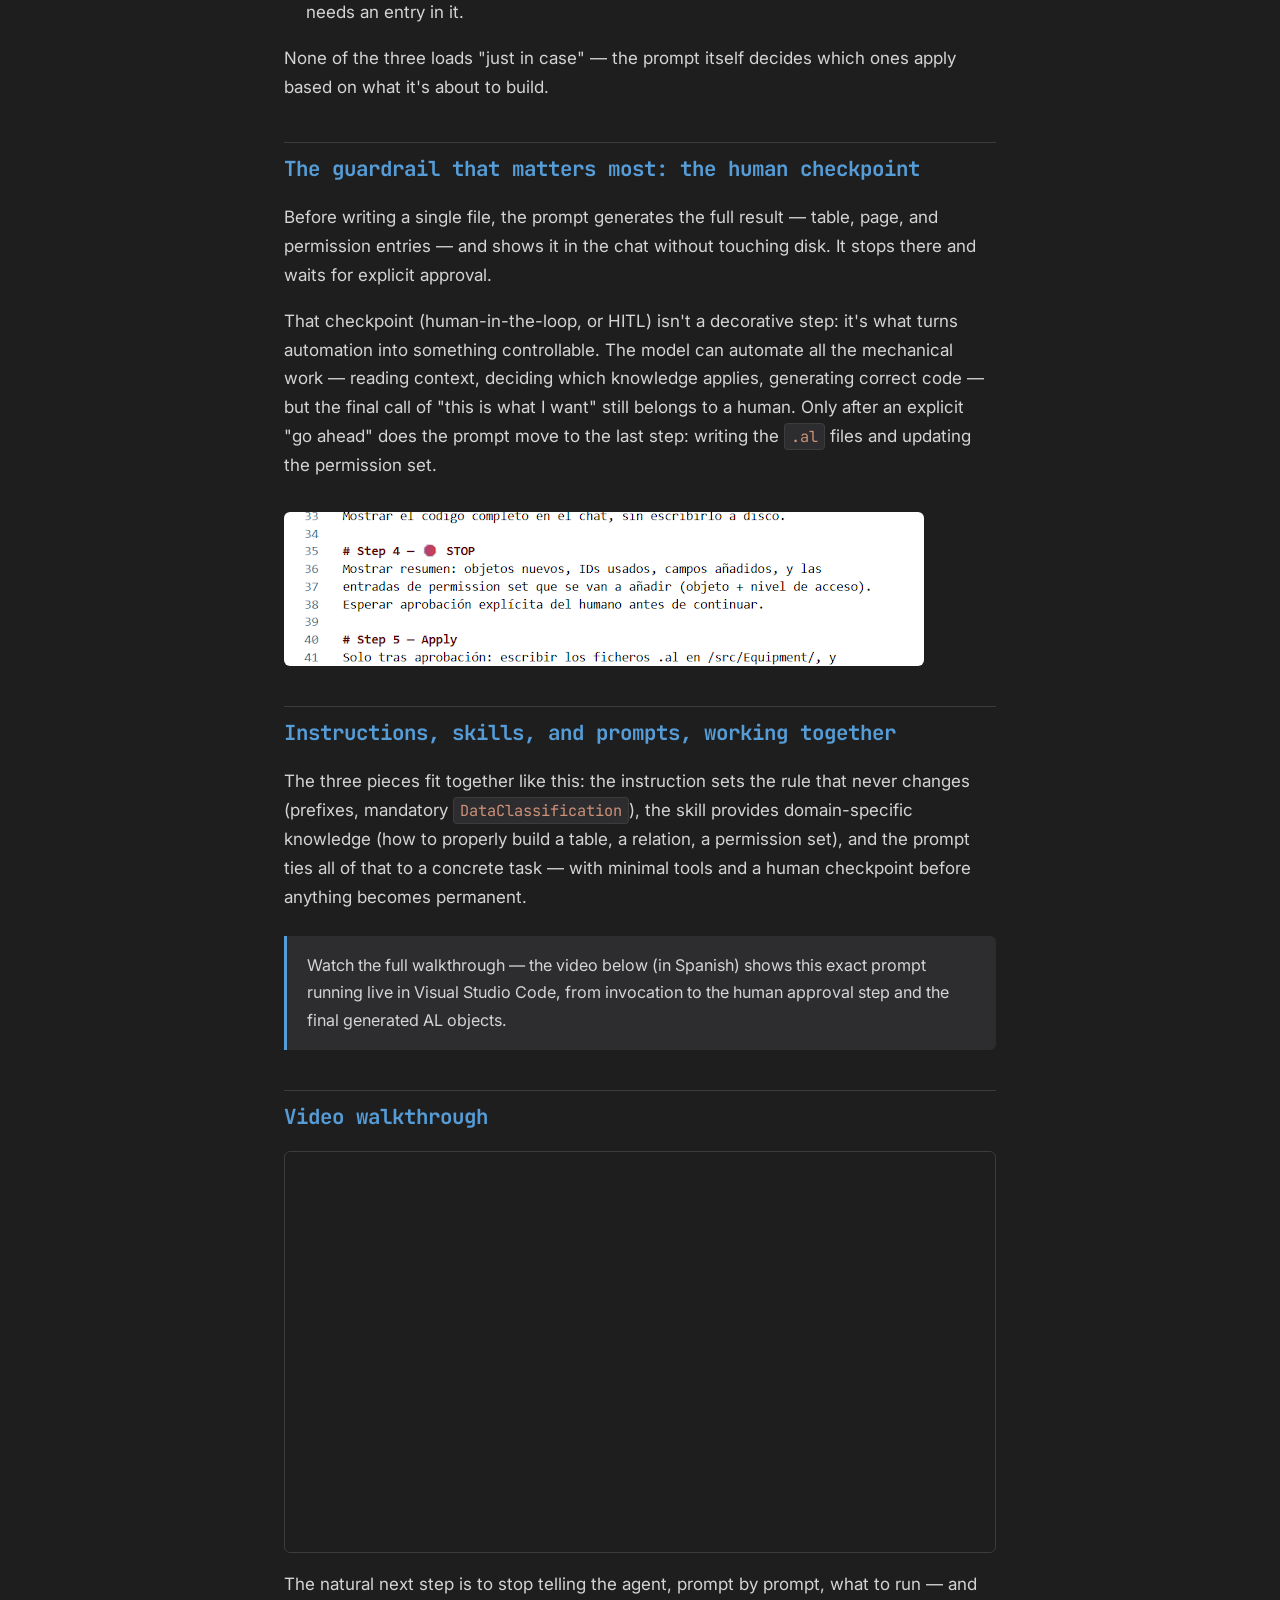
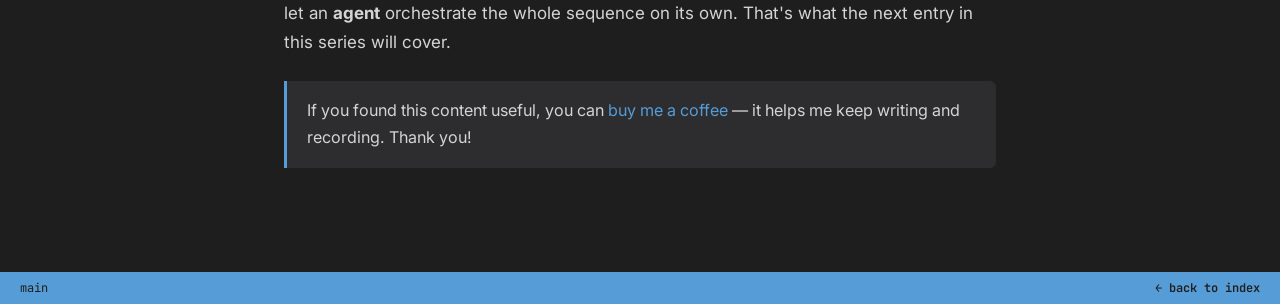
<file: posts/agentic-development-prompts.html>
<!DOCTYPE html>
<html lang="en">
<head>
<meta charset="UTF-8">
<meta name="viewport" content="width=device-width, initial-scale=1.0">
<title>Agentic Development in Business Central: Turning Skills into Executable Prompts</title>
<meta name="description" content="How to use prompt-workflow files to turn instructions and skills into a controlled, step-by-step AL development task with a human review checkpoint.">
<link rel="preconnect" href="https://fonts.googleapis.com">
<link href="https://fonts.googleapis.com/css2?family=Inter:wght@400;500;600&family=JetBrains+Mono:wght@400;500;700&display=swap" rel="stylesheet">
<link rel="stylesheet" href="../assets/css/style.css">
<link rel="icon" type="image/png" sizes="48x48" href="../assets/images/favicon.png">
</head>
<body>

<div class="titlebar">
  <span class="dot red"></span><span class="dot yellow"></span><span class="dot green"></span>
  <span class="path">learning-business-central — posts/agentic-development-prompts.html</span>
</div>

<div class="tabbar">
  <div class="tab"><a href="../index.html"><span>index</span><span class="ext">.html</span></a></div>
  <div class="tab active"><span>agentic-development</span><span class="ext">.html</span></div>
</div>

<main>
  <div class="eyebrow">posts / agentic-development</div>
  <h1>Agentic Development in Business Central: Turning Skills into Executable Prompts</h1>
  <div class="meta">
    <span>Roberto Corella</span>
    <span>August 5, 2026</span>
    <span>AL · Agentic Development · GitHub Copilot</span>
  </div>

  <p>When you automate development with an AI agent, the biggest risk isn't that the model gets something wrong once — it's that it repeats the same mistake a hundred times because nobody gave it a fixed recipe to follow. Instructions set the rules that are always active, and skills provide domain-specific knowledge, but there's a third piece missing: something that turns that knowledge into a concrete, executable task with a beginning and an end. That piece is the <strong>prompt</strong>.</p>

  <p>This article continues the series on agentic development in Business Central, moving from instructions and skills to the piece that ties them together into a controlled workflow.</p>

  <figure>
    <img src="../assets/images/prompt-01.png" alt="GitHub Copilot agent mode executing a prompt-workflow for AL development">
  </figure>

  <h2>What a prompt is (and isn't)</h2>
  <p>A prompt doesn't think — it executes a recipe, step by step. That's the difference between telling an agent "be careful with the data" (an instruction, always active) and giving it a numbered list of what to do first, what to do next, and when to stop and ask (a prompt). Prompts exist specifically to automate repetitive tasks you've already validated — not to explore something new without supervision.</p>
  <p>When a prompt chains several steps together with conditional logic between them, it's usually called a <strong>prompt-workflow</strong>. It's still a prompt — it just has more than one step.</p>

  <h2>How a prompt file is structured</h2>
  <p>A prompt lives as a file with two parts: a YAML front matter and a body with the steps.</p>

  <pre><code>---
agent: agent
model: Claude Sonnet 5
description: 'Creates a maintenance log table and page for a RentalFlow asset.'
tools: [read, edit/editFiles, search, 'al-symbols-mcp/*']
---</code></pre>

  <p>Four fields do all the work:</p>
  <ul>
    <li><strong>agent</strong>: marks it as a workflow capable of running tools, not a plain conversation.</li>
    <li><strong>model</strong>: which model must run this specific task — if the rest of your session is on a different model, invoking the prompt switches it automatically.</li>
    <li><strong>description</strong>: a one-line summary so the right prompt gets suggested at the right moment.</li>
    <li><strong>tools</strong>: a closed list of allowed tools. The prompt never gets access to "everything available" — only to what that specific task needs.</li>
  </ul>
  <p>The body adds guardrails (what never to do) and the numbered steps: read context, decide which skills to load based on the task's domain, generate the result, and — the step that actually makes the difference — stop before applying anything.</p>

  <figure>
    <img src="../assets/images/prompt-arbol.png" alt="Front matter and step sequence of a prompt-workflow file in .github/prompts">
  </figure>

  <h2>Where it lives and how you call it</h2>
  <p>Prompts live in <code>.github/prompts/</code> inside the repository, one file per task. To run one, you just type <code>/</code> followed by the file name in the agent chat — Copilot detects it automatically and executes it.</p>

  <h2>A practical case: a maintenance log for RentalFlow</h2>
  <p>To see it in action: RentalFlow is the equipment rental app used as the case study. Each piece of equipment already has its own card; what's missing is an associated maintenance log — every time a machine goes in or out of maintenance, it gets recorded.</p>
  <p>The prompt that solves this loads three skills in its Step 2, depending on what the task actually needs:</p>
  <ul>
    <li><strong>skill-tables</strong> — how the new table should be designed: primary key, <code>DataClassification</code>, ID range.</li>
    <li><strong>skill-relations</strong> — how it relates to the existing equipment table.</li>
    <li><strong>skill-permissions</strong> — how the permission set gets updated, because every new object needs an entry in it.</li>
  </ul>
  <p>None of the three loads "just in case" — the prompt itself decides which ones apply based on what it's about to build.</p>

  <h2>The guardrail that matters most: the human checkpoint</h2>
  <p>Before writing a single file, the prompt generates the full result — table, page, and permission entries — and shows it in the chat without touching disk. It stops there and waits for explicit approval.</p>
  <p>That checkpoint (human-in-the-loop, or HITL) isn't a decorative step: it's what turns automation into something controllable. The model can automate all the mechanical work — reading context, deciding which knowledge applies, generating correct code — but the final call of "this is what I want" still belongs to a human. Only after an explicit "go ahead" does the prompt move to the last step: writing the <code>.al</code> files and updating the permission set.</p>

  <figure>
    <img src="../assets/images/prompt-hitl.png" alt="Prompt-workflow stopping for human review before writing any files to disk">
  </figure>

  <h2>Instructions, skills, and prompts, working together</h2>
  <p>The three pieces fit together like this: the instruction sets the rule that never changes (prefixes, mandatory <code>DataClassification</code>), the skill provides domain-specific knowledge (how to properly build a table, a relation, a permission set), and the prompt ties all of that to a concrete task — with minimal tools and a human checkpoint before anything becomes permanent.</p>

  <div class="callout">Watch the full walkthrough — the video below (in Spanish) shows this exact prompt running live in Visual Studio Code, from invocation to the human approval step and the final generated AL objects.</div>

  <h2>Video walkthrough</h2>
  <div class="video-embed">
    <iframe src="https://www.youtube-nocookie.com/embed/rw1fvtAVQFo" title="Agentic Development in Business Central — Prompts" allow="accelerate; encrypted-media; picture-in-picture" allowfullscreen loading="lazy"></iframe>
  </div>

  <p>The natural next step is to stop telling the agent, prompt by prompt, what to run — and let an <strong>agent</strong> orchestrate the whole sequence on its own. That's what the next entry in this series will cover.</p>

  <div class="callout">
If you found this content useful, you can <a href="https://buymeacoffee.com/rcorella" target="_blank" rel="noopener">buy me a coffee</a> — it helps me keep writing and recording. Thank you!
</div>



</main>

<div class="statusbar">
  <span>main</span>
  <span><a href="../index.html">← back to index</a></span>
</div>

<script data-goatcounter="https://learningbusinesscentral.goatcounter.com/count"
        async src="//gc.zgo.at/count.js"></script>
</body>
</html>
</file>
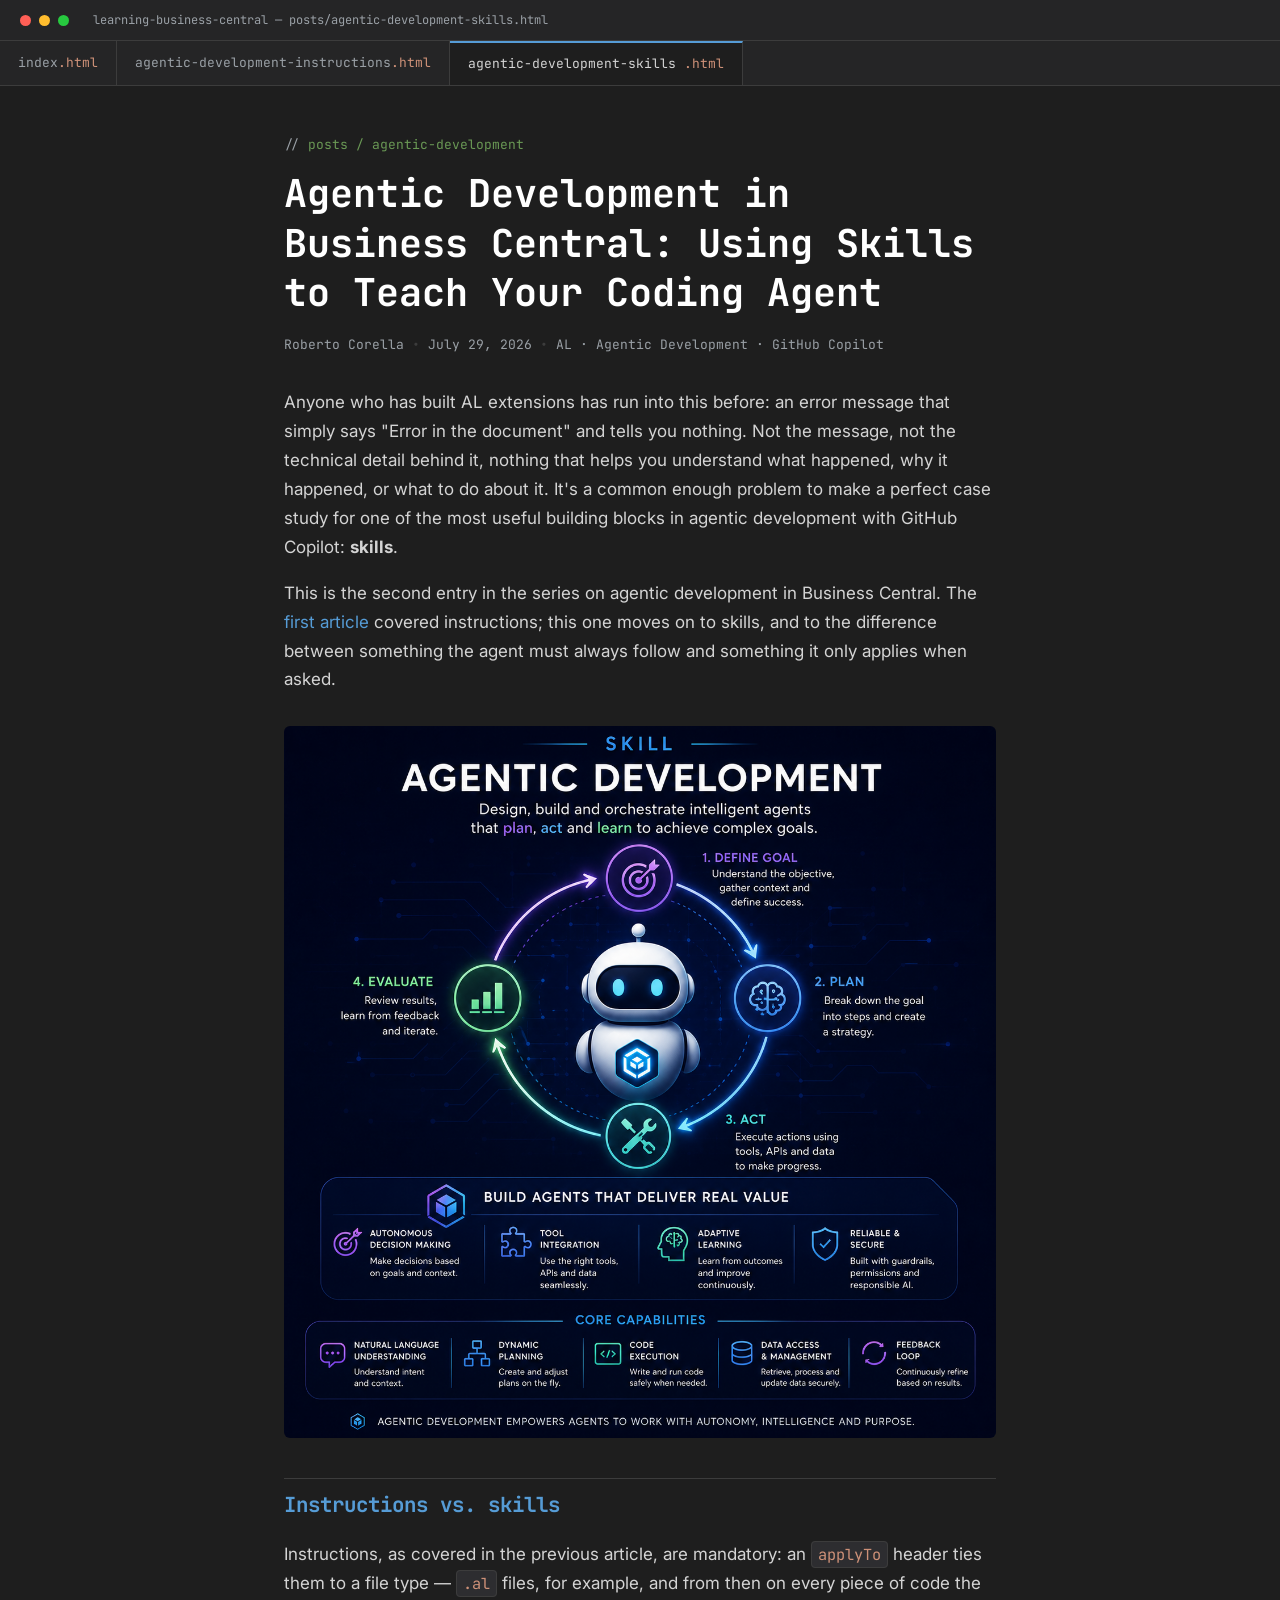
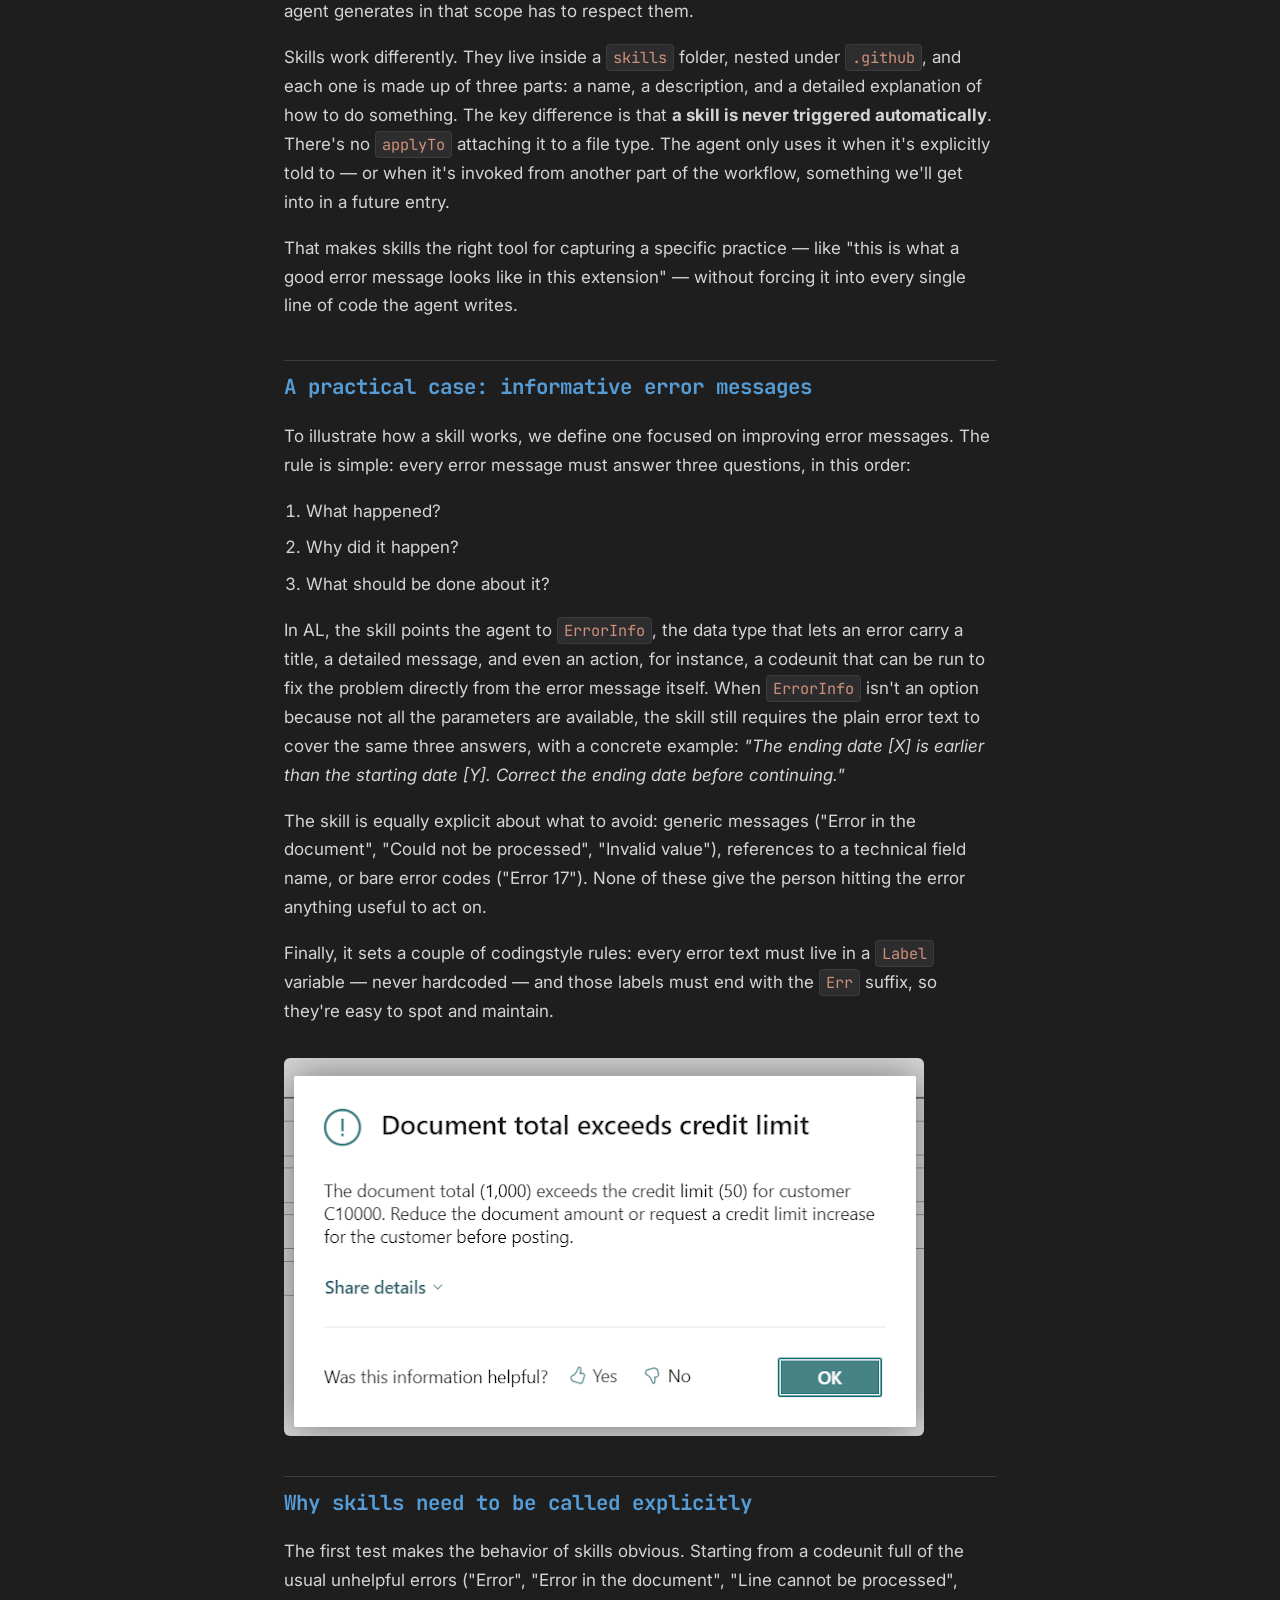
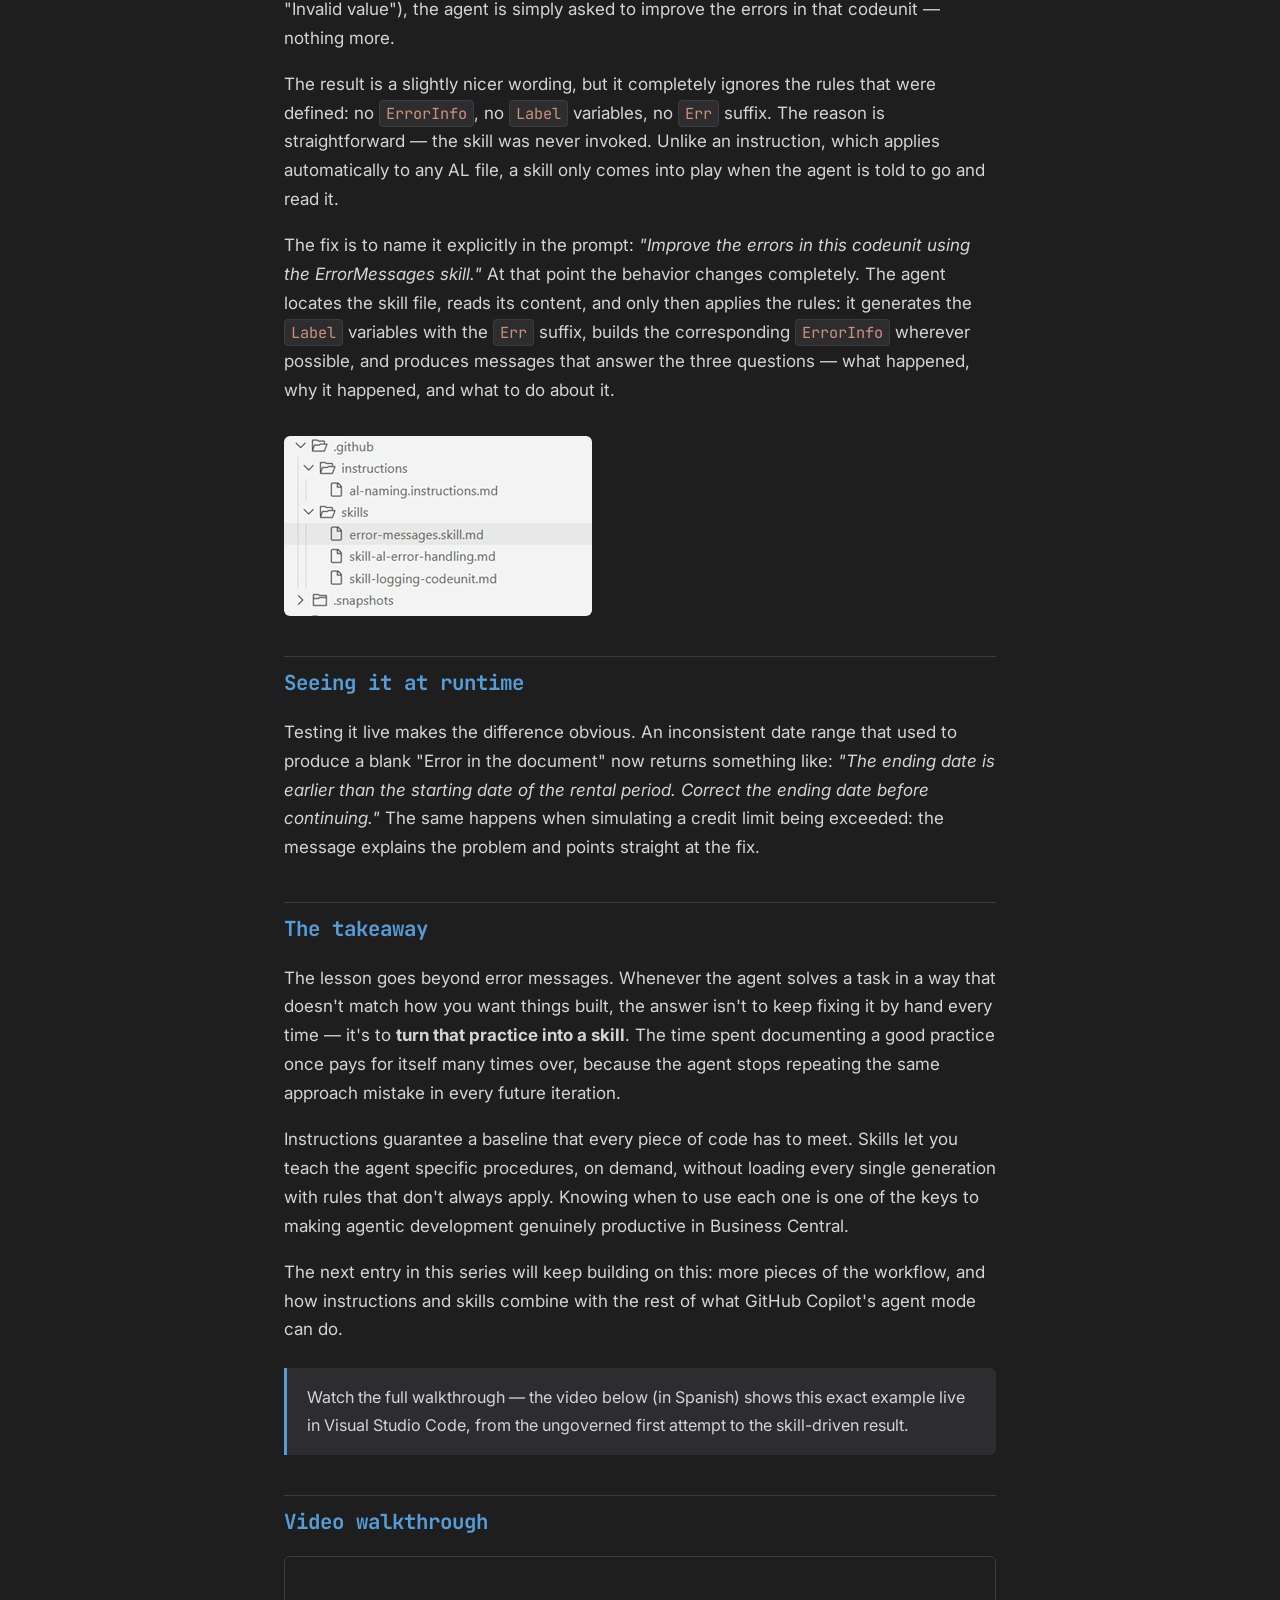
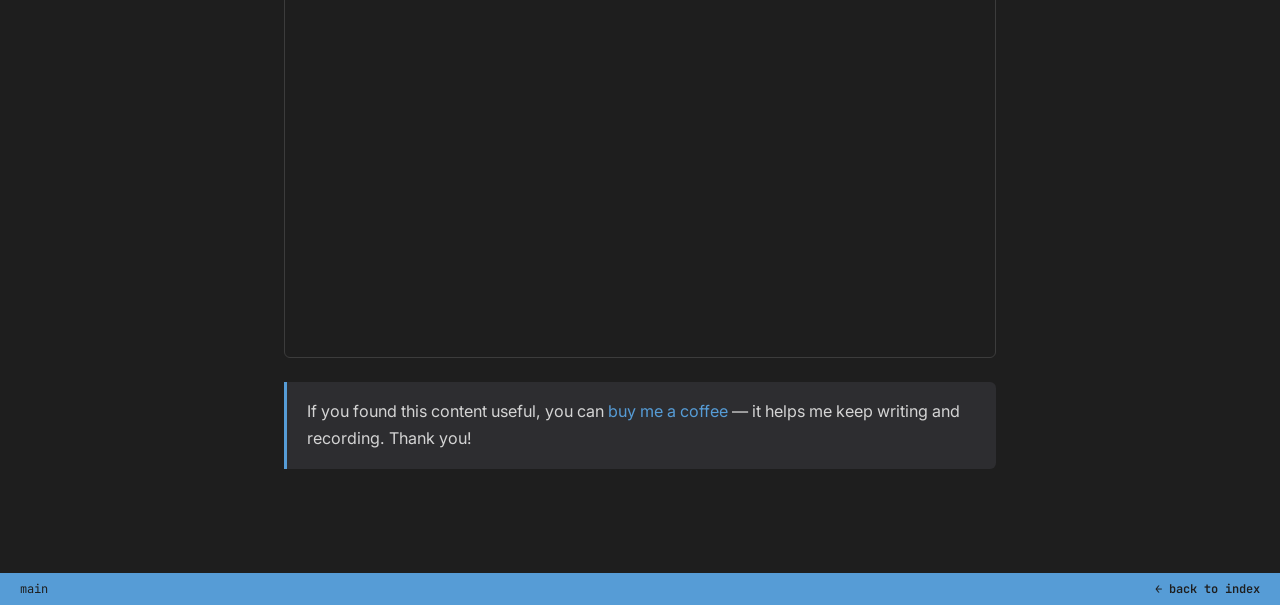
<file: posts/agentic-development-skills.html>
<!DOCTYPE html>
<html lang="en">
<head>
<meta charset="UTF-8">
<meta name="viewport" content="width=device-width, initial-scale=1.0">
<title>Agentic Development in Business Central: Using Skills to Teach Your Coding Agent</title>
<meta name="description" content="How to use skills to capture reusable know-how for GitHub Copilot's agent mode, with a practical example: turning generic AL errors into informative ErrorInfo messages.">
<link rel="preconnect" href="https://fonts.googleapis.com">
<link href="https://fonts.googleapis.com/css2?family=Inter:wght@400;500;600&family=JetBrains+Mono:wght@400;500;700&display=swap" rel="stylesheet">
<link rel="stylesheet" href="../assets/css/style.css">
<link rel="icon" type="image/png" sizes="48x48" href="../assets/images/favicon.png">
</head>
<body>
<div class="titlebar">
<span class="dot red"></span><span class="dot yellow"></span><span class="dot green"></span>
<span class="path">learning-business-central — posts/agentic-development-skills.html</span>
</div>
<div class="tabbar">
<div class="tab"><a href="../index.html"><span>index</span><span class="ext">.html</span></a></div>
<div class="tab"><a href="agentic-development-instructions.html"><span>agentic-development-instructions</span><span class="ext">.html</span></a></div>
<div class="tab active"><span>agentic-development-skills</span><span class="ext">.html</span></div>
</div>
<main>
<div class="eyebrow">posts / agentic-development</div>
<h1>Agentic Development in Business Central: Using Skills to Teach Your Coding Agent</h1>
<div class="meta">
<span>Roberto Corella</span>
<span>July 29, 2026</span>
<span>AL · Agentic Development · GitHub Copilot</span>
</div>
<p>Anyone who has built AL extensions has run into this before: an error message that simply says "Error in the document" and tells you nothing. Not the message, not the technical detail behind it, nothing that helps you understand what happened, why it happened, or what to do about it. It's a common enough problem to make a perfect case study for one of the most useful building blocks in agentic development with GitHub Copilot: <strong>skills</strong>.</p>

<p>This is the second entry in the series on agentic development in Business Central. The <a href="agentic-development-instructions.html">first article</a> covered instructions; this one moves on to skills, and to the difference between something the agent must always follow and something it only applies when asked.</p>

<figure>
<img src="../assets/images/skill-Global-image.png" alt="Skills folder structure inside .github, next to the instructions folder, in Visual Studio Code">
</figure>

<h2>Instructions vs. skills</h2>
<p>Instructions, as covered in the previous article, are mandatory: an <code>applyTo</code> header ties them to a file type — <code>.al</code> files, for example, and from then on every piece of code the agent generates in that scope has to respect them.</p>
<p>Skills work differently. They live inside a <code>skills</code> folder, nested under <code>.github</code>, and each one is made up of three parts: a name, a description, and a detailed explanation of how to do something. The key difference is that <strong>a skill is never triggered automatically</strong>. There's no <code>applyTo</code> attaching it to a file type. The agent only uses it when it's explicitly told to — or when it's invoked from another part of the workflow, something we'll get into in a future entry.</p>
<p>That makes skills the right tool for capturing a specific practice — like "this is what a good error message looks like in this extension" — without forcing it into every single line of code the agent writes.</p>

<h2>A practical case: informative error messages</h2>
<p>To illustrate how a skill works, we define one focused on improving error messages. The rule is simple: every error message must answer three questions, in this order:</p>
<ol>
<li>What happened?</li>
<li>Why did it happen?</li>
<li>What should be done about it?</li>
</ol>
<p>In AL, the skill points the agent to <code>ErrorInfo</code>, the data type that lets an error carry a title, a detailed message, and even an action, for instance, a codeunit that can be run to fix the problem directly from the error message itself. When <code>ErrorInfo</code> isn't an option because not all the parameters are available, the skill still requires the plain error text to cover the same three answers, with a concrete example: <em>"The ending date [X] is earlier than the starting date [Y]. Correct the ending date before continuing."</em></p>
<p>The skill is equally explicit about what to avoid: generic messages ("Error in the document", "Could not be processed", "Invalid value"), references to a technical field name, or bare error codes ("Error 17"). None of these give the person hitting the error anything useful to act on.</p>
<p>Finally, it sets a couple of codingstyle rules: every error text must live in a <code>Label</code> variable — never hardcoded — and those labels must end with the <code>Err</code> suffix, so they're easy to spot and maintain.</p>

<figure>
<img src="../assets/images/skill-error-message.png" alt="Skill definition file describing the ErrorInfo rule and the three questions an error message must answer">
</figure>

<h2>Why skills need to be called explicitly</h2>
<p>The first test makes the behavior of skills obvious. Starting from a codeunit full of the usual unhelpful errors ("Error", "Error in the document", "Line cannot be processed", "Invalid value"), the agent is simply asked to improve the errors in that codeunit — nothing more.</p>
<p>The result is a slightly nicer wording, but it completely ignores the rules that were defined: no <code>ErrorInfo</code>, no <code>Label</code> variables, no <code>Err</code> suffix. The reason is straightforward — the skill was never invoked. Unlike an instruction, which applies automatically to any AL file, a skill only comes into play when the agent is told to go and read it.</p>
<p>The fix is to name it explicitly in the prompt: <em>"Improve the errors in this codeunit using the ErrorMessages skill."</em> At that point the behavior changes completely. The agent locates the skill file, reads its content, and only then applies the rules: it generates the <code>Label</code> variables with the <code>Err</code> suffix, builds the corresponding <code>ErrorInfo</code> wherever possible, and produces messages that answer the three questions — what happened, why it happened, and what to do about it.</p>

<figure>
<img src="../assets/images/skill-directory.jpg" alt="AL codeunit after the agent applies the ErrorMessages skill, showing ErrorInfo variables and Err-suffixed labels">
</figure>

<h2>Seeing it at runtime</h2>
<p>Testing it live makes the difference obvious. An inconsistent date range that used to produce a blank "Error in the document" now returns something like: <em>"The ending date is earlier than the starting date of the rental period. Correct the ending date before continuing."</em> The same happens when simulating a credit limit being exceeded: the message explains the problem and points straight at the fix.</p>

<h2>The takeaway</h2>
<p>The lesson goes beyond error messages. Whenever the agent solves a task in a way that doesn't match how you want things built, the answer isn't to keep fixing it by hand every time — it's to <strong>turn that practice into a skill</strong>. The time spent documenting a good practice once pays for itself many times over, because the agent stops repeating the same approach mistake in every future iteration.</p>
<p>Instructions guarantee a baseline that every piece of code has to meet. Skills let you teach the agent specific procedures, on demand, without loading every single generation with rules that don't always apply. Knowing when to use each one is one of the keys to making agentic development genuinely productive in Business Central.</p>
<p>The next entry in this series will keep building on this: more pieces of the workflow, and how instructions and skills combine with the rest of what GitHub Copilot's agent mode can do.</p>

<div class="callout">Watch the full walkthrough — the video below (in Spanish) shows this exact example live in Visual Studio Code, from the ungoverned first attempt to the skill-driven result.</div>

<h2>Video walkthrough</h2>
<div class="video-embed">
<iframe src="https://www.youtube-nocookie.com/embed/e8n4x47-zfA" title="Agentic Development in Business Central — Skills" allow="accelerate; encrypted-media; picture-in-picture" allowfullscreen loading="lazy"></iframe>
</div>

<div class="callout">
If you found this content useful, you can <a href="https://buymeacoffee.com/rcorella" target="_blank" rel="noopener">buy me a coffee</a> — it helps me keep writing and recording. Thank you!
</div>


</main>
<div class="statusbar">
<span>main</span>
<span><a href="../index.html">← back to index</a></span>
</div>
<script data-goatcounter="https://learningbusinesscentral.goatcounter.com/count"
        async src="//gc.zgo.at/count.js"></script>
</body>
</html>
</file>
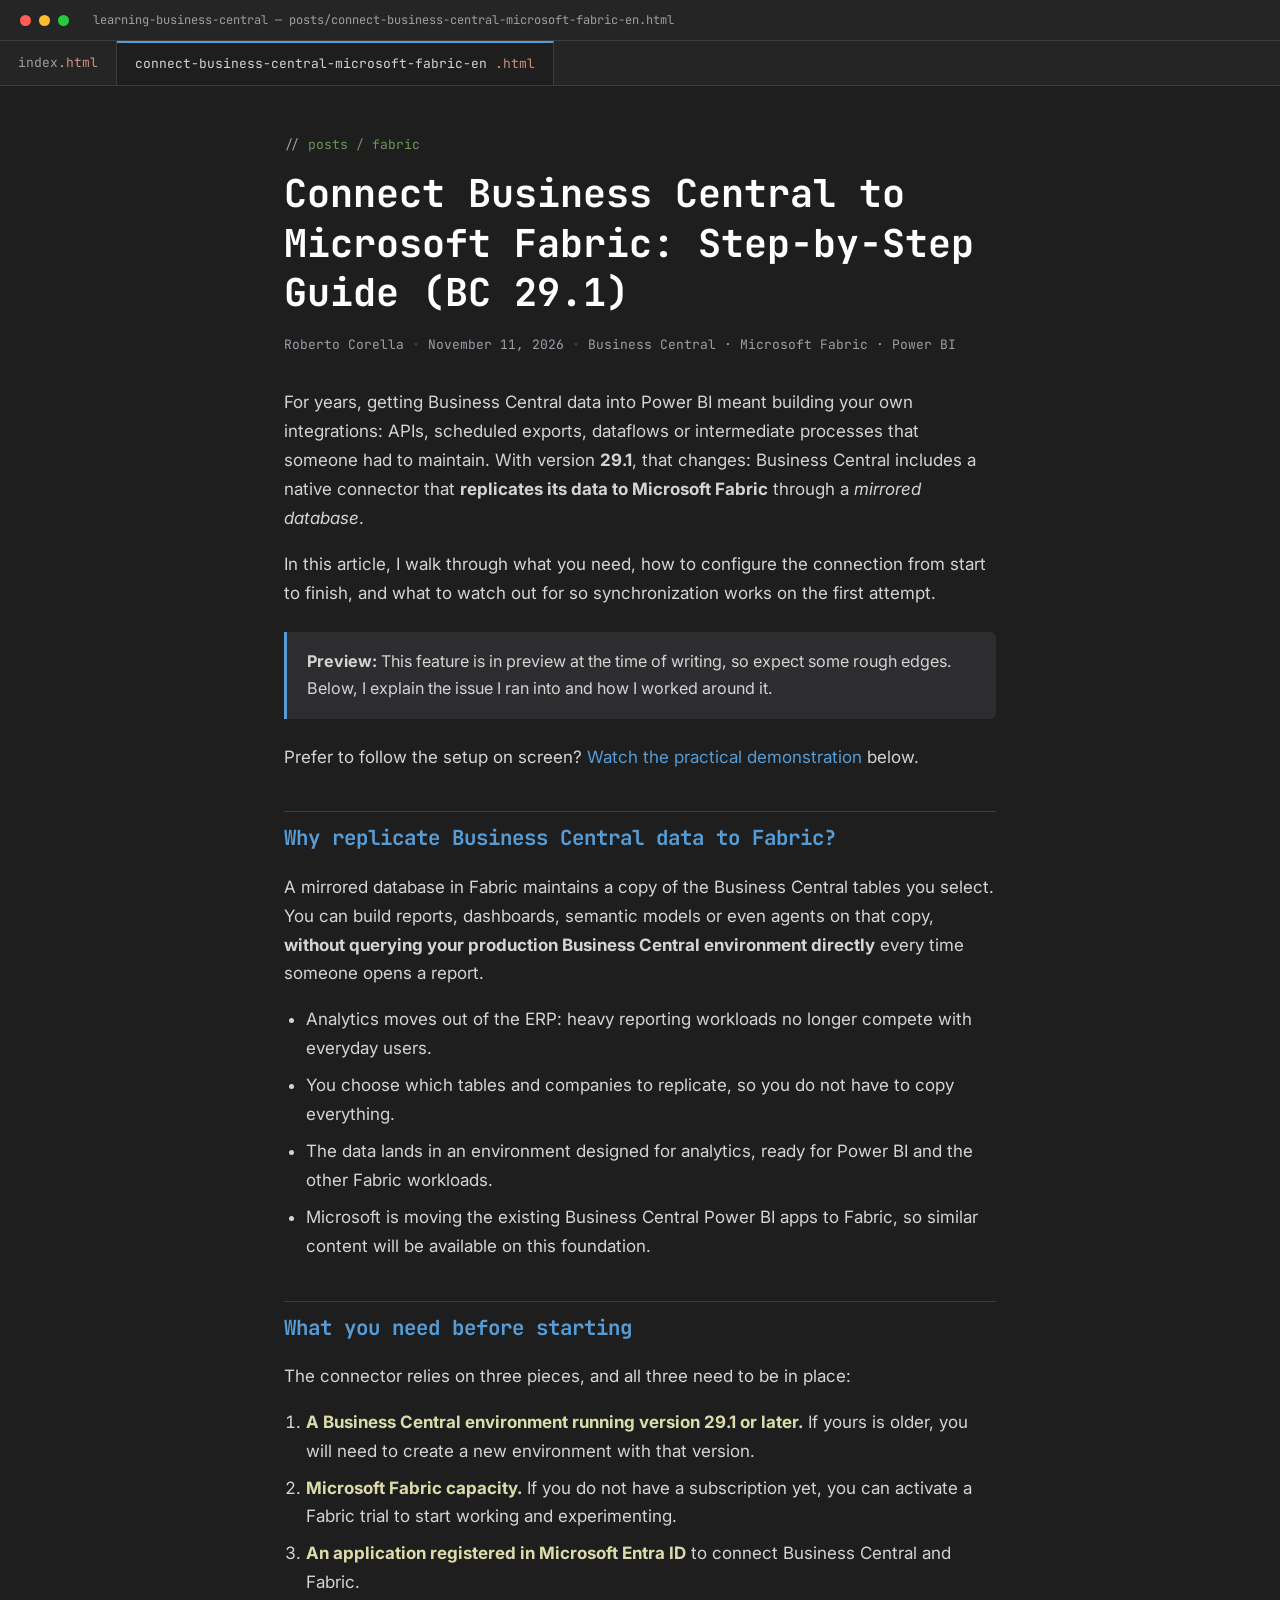
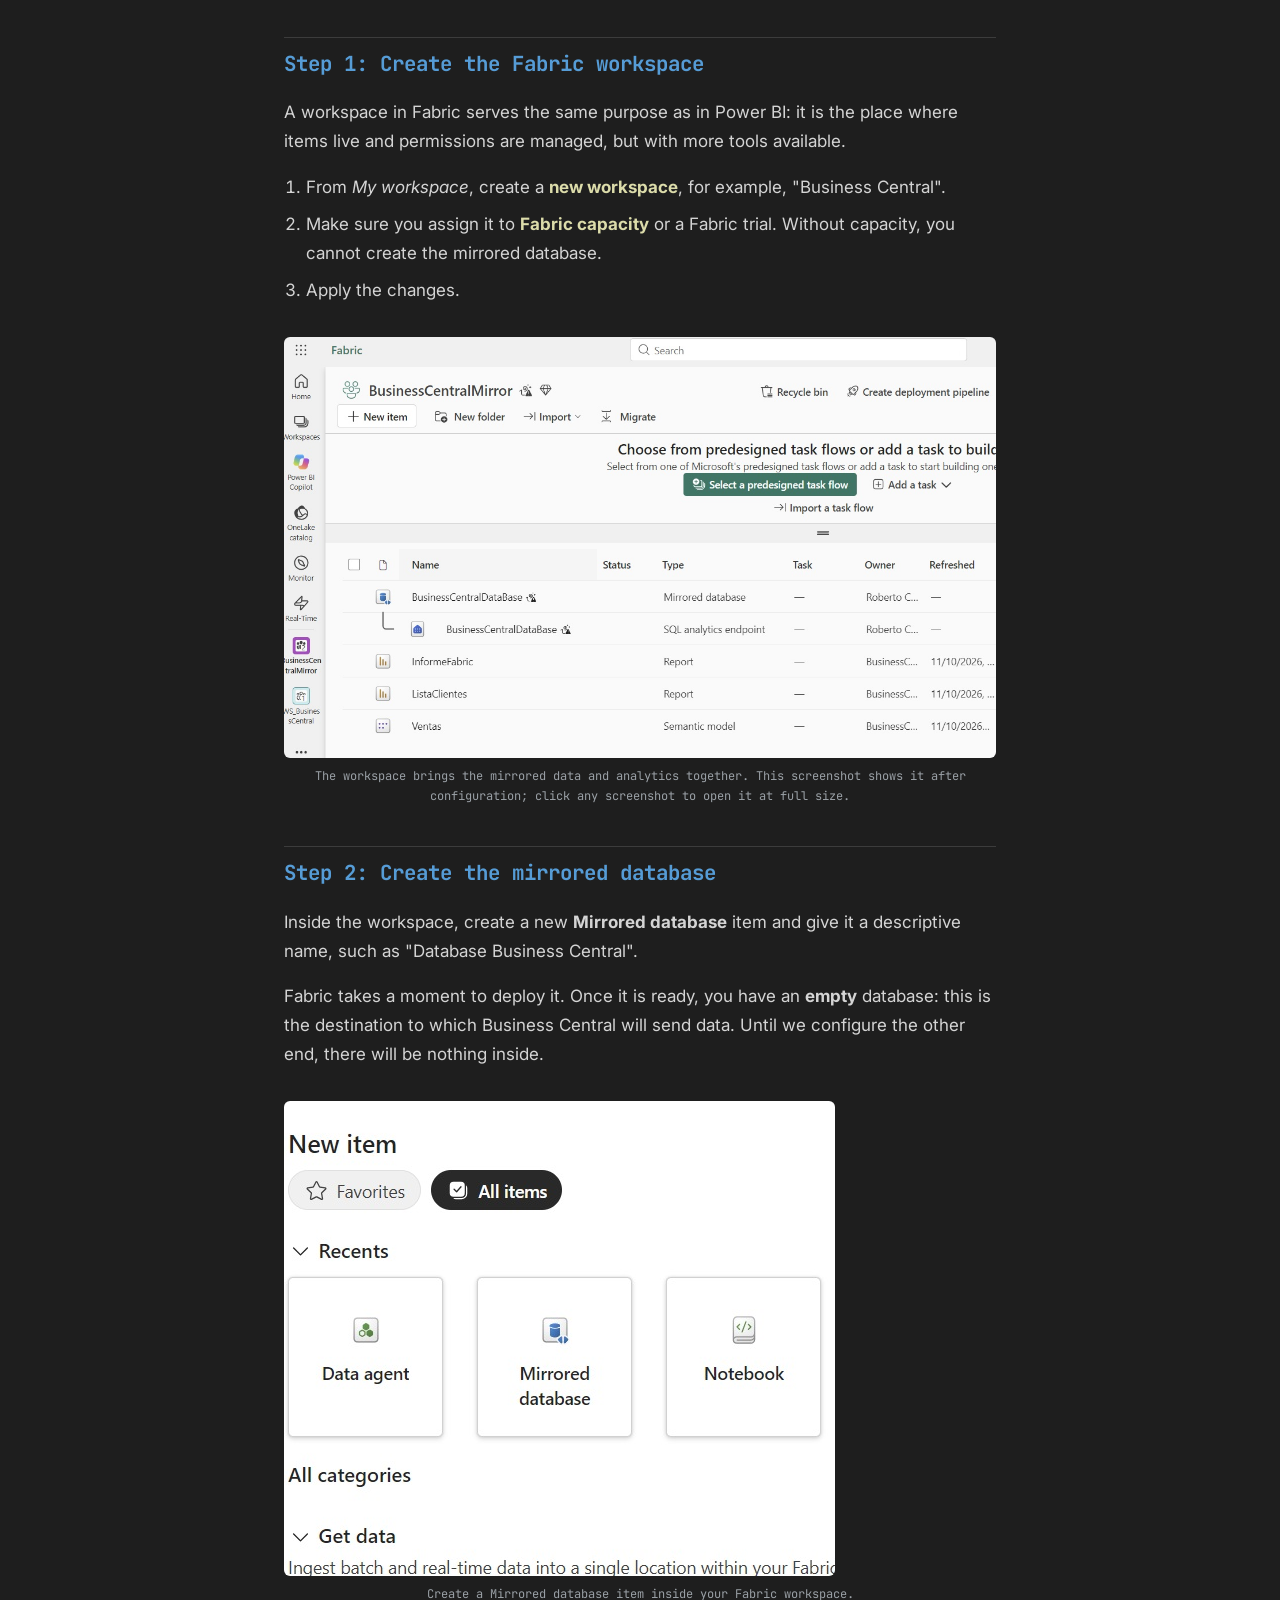
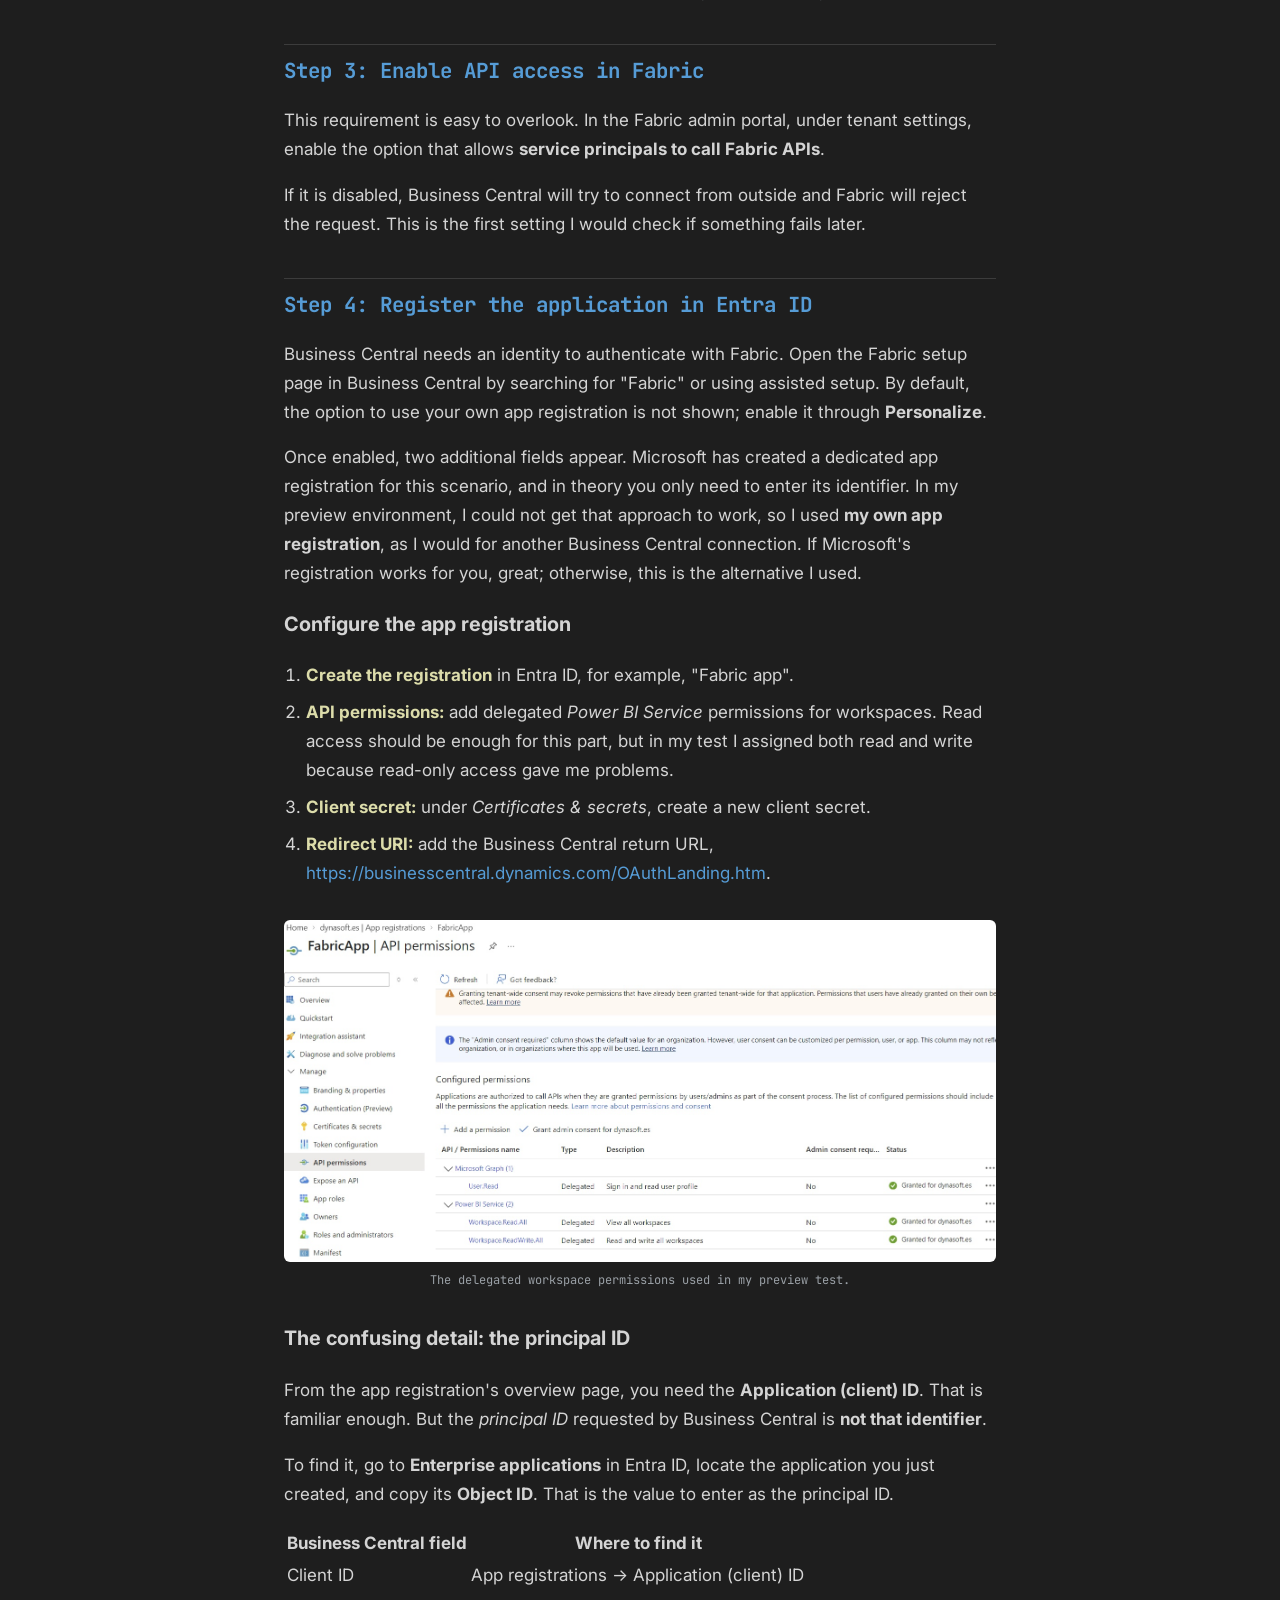
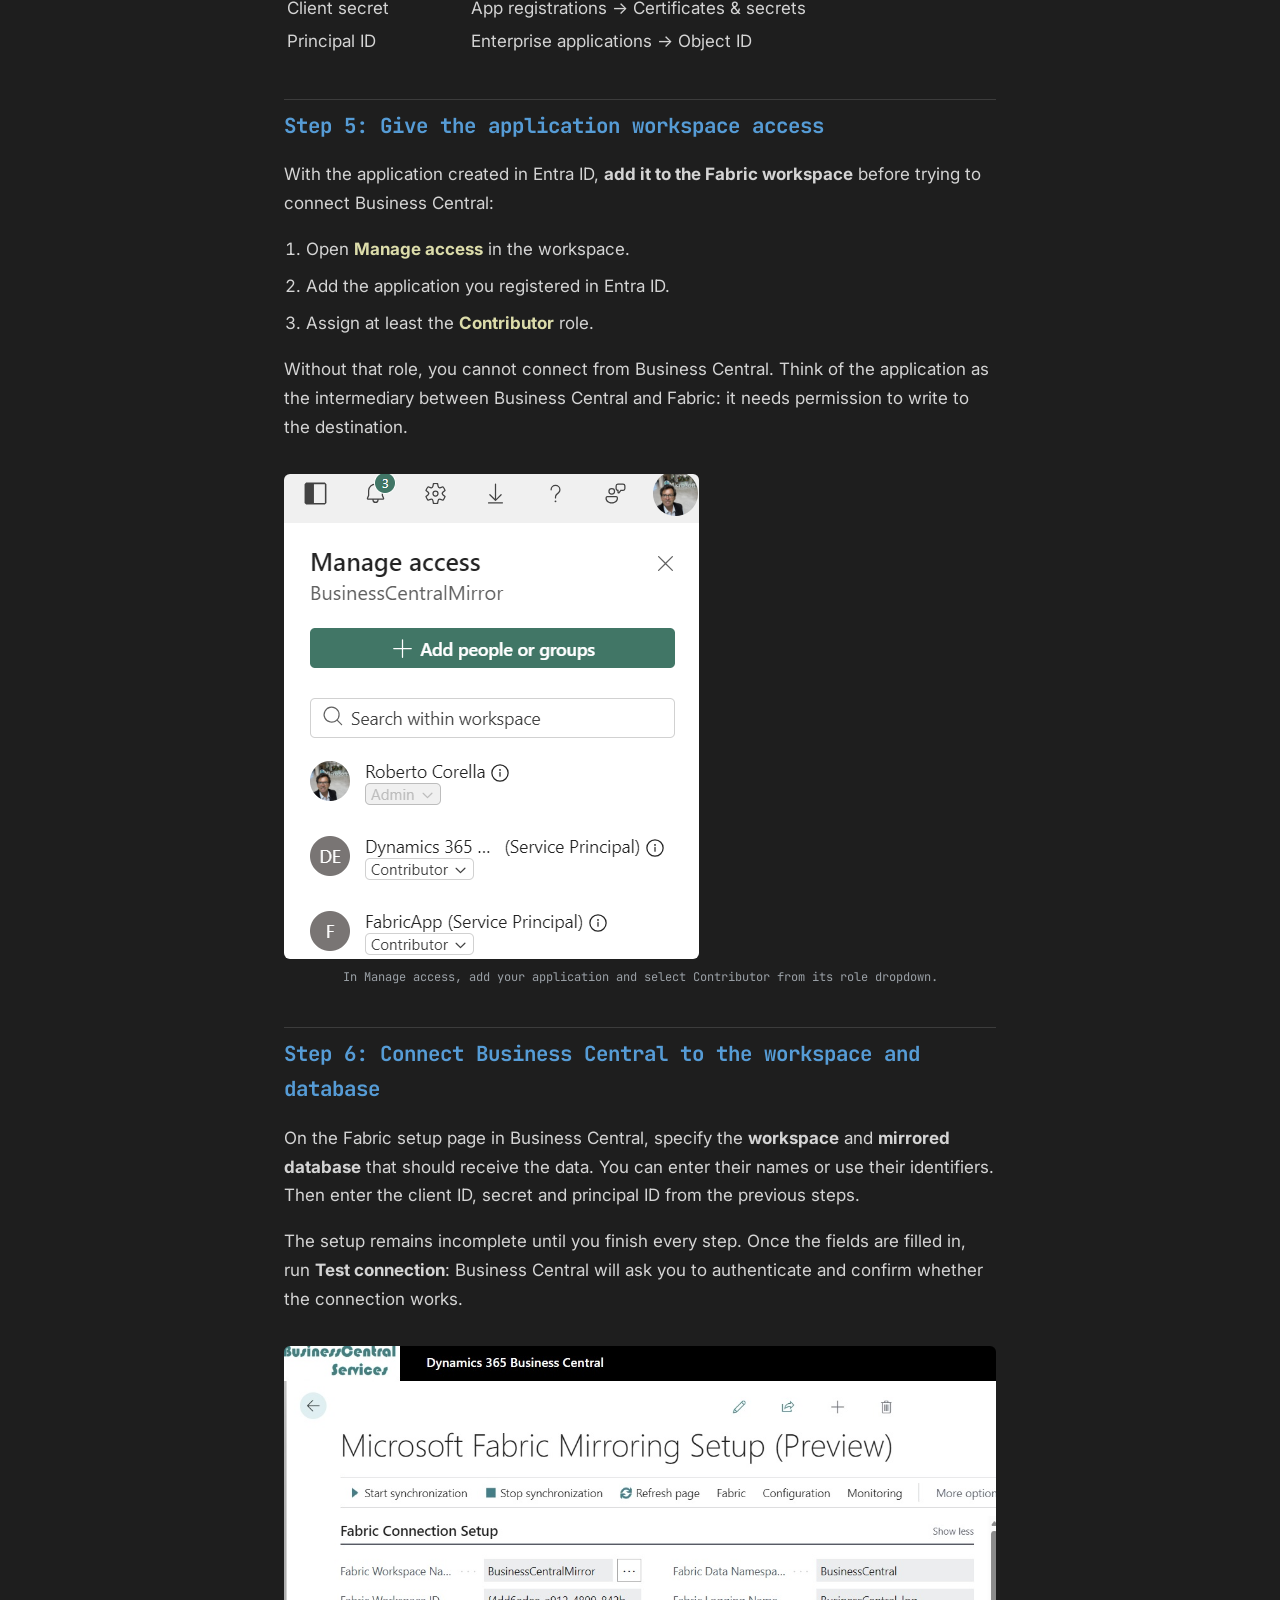
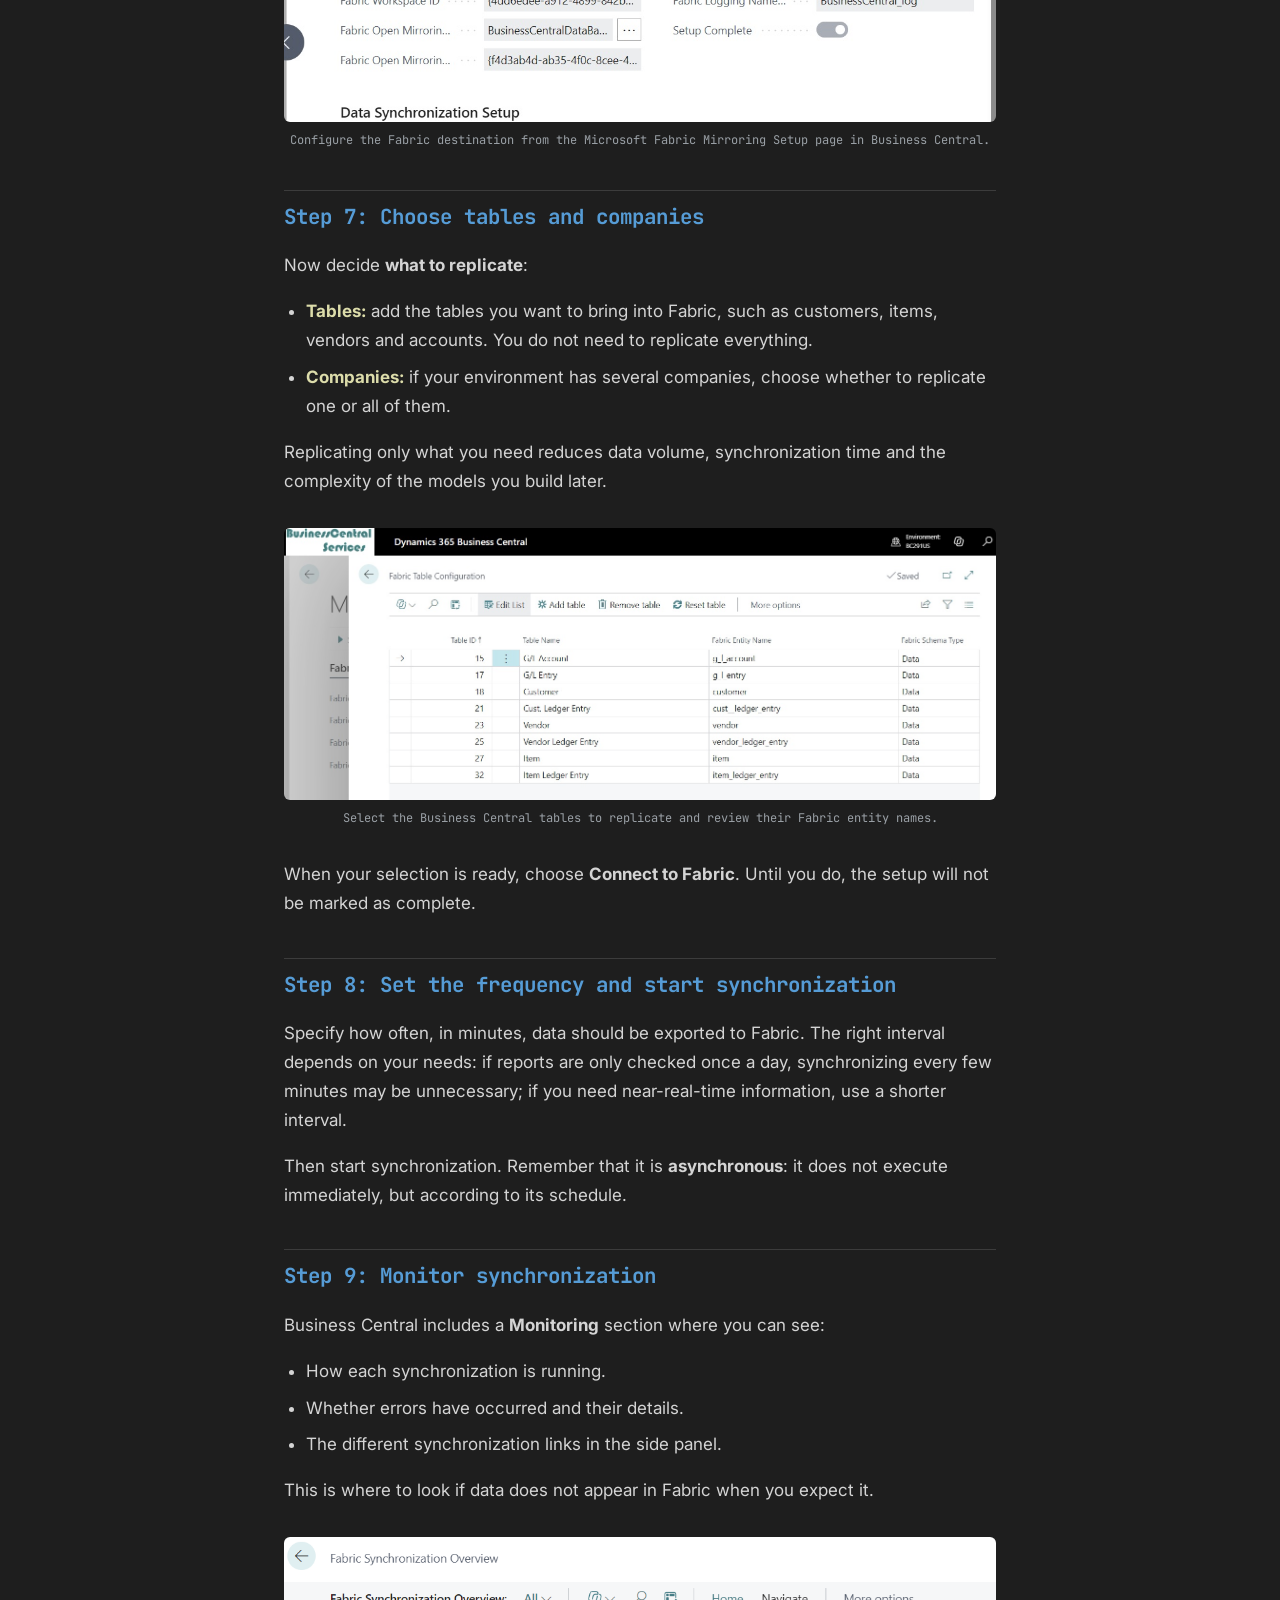
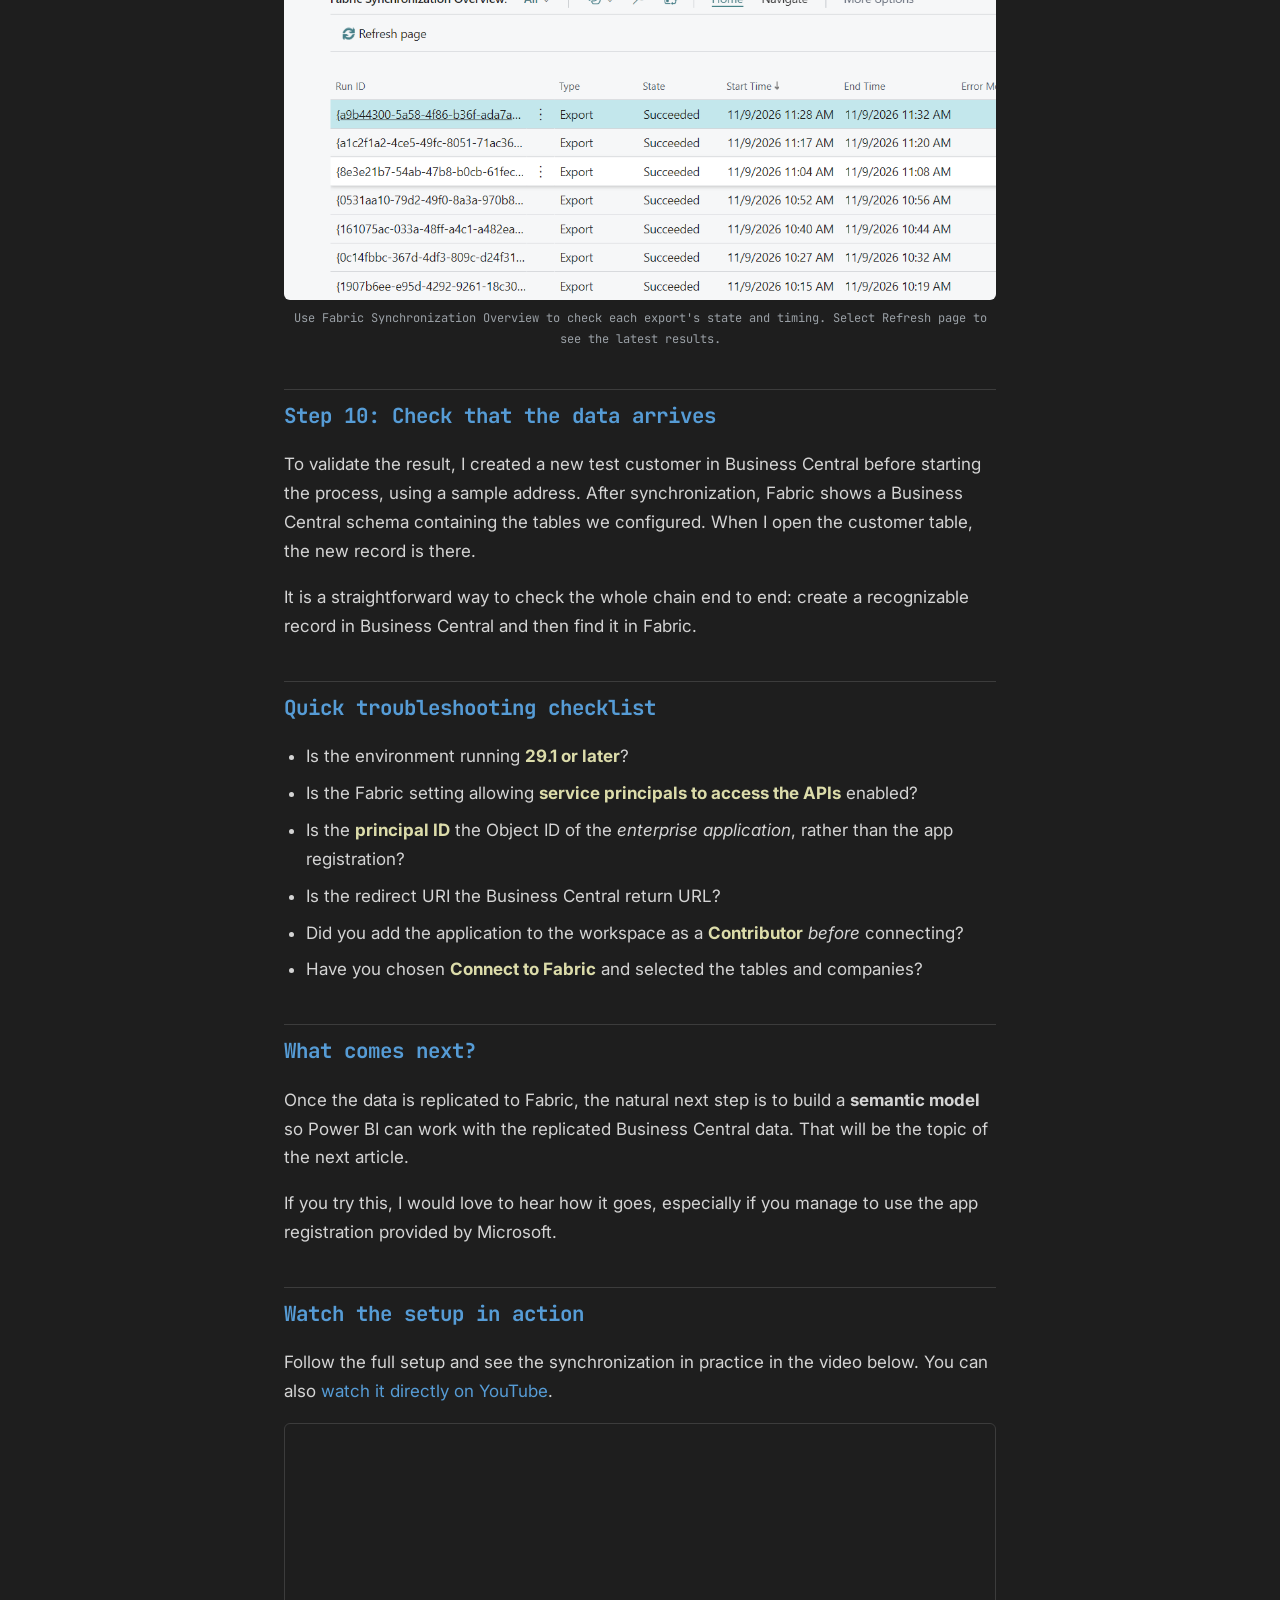
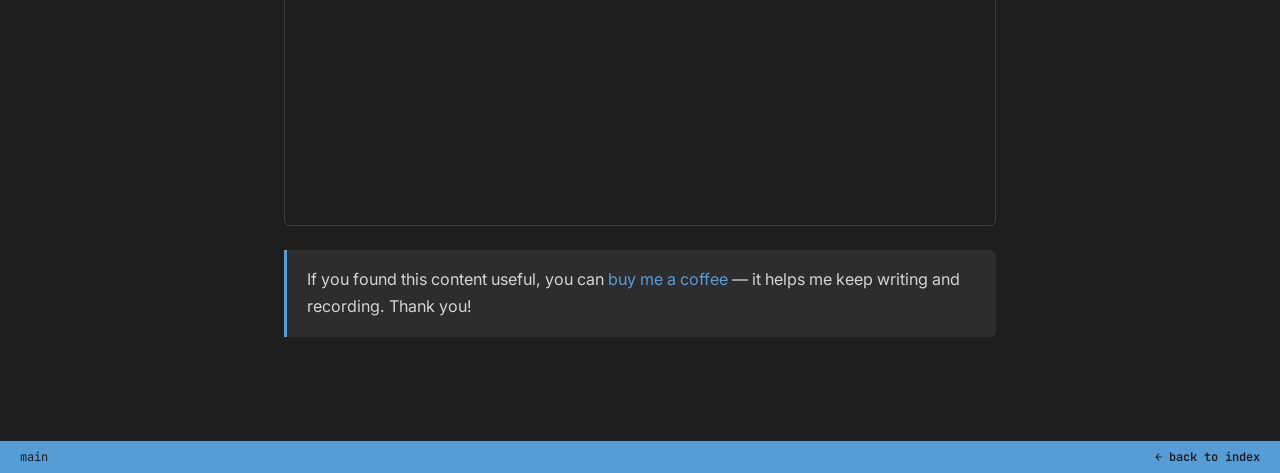
<file: posts/connect-business-central-microsoft-fabric-en.html>
<!DOCTYPE html>
<html lang="en">
<head>
<meta charset="UTF-8">
<meta name="viewport" content="width=device-width, initial-scale=1.0">
<meta name="description" content="Connect Business Central 29.1 to Microsoft Fabric step by step: create a mirrored database, configure Entra ID, select tables and companies, and monitor synchronization.">
<title>Connect Business Central to Microsoft Fabric: Step-by-Step Guide (BC 29.1)</title>
<link rel="preconnect" href="https://fonts.googleapis.com">
<link href="https://fonts.googleapis.com/css2?family=Inter:wght@400;500;600&family=JetBrains+Mono:wght@400;500;700&display=swap" rel="stylesheet">
<link rel="stylesheet" href="../assets/css/style.css">
<link rel="icon" type="image/png" sizes="48x48" href="../assets/images/favicon.png">
</head>
<body>
<div class="titlebar">
<span class="dot red"></span><span class="dot yellow"></span><span class="dot green"></span>
<span class="path">learning-business-central &mdash; posts/connect-business-central-microsoft-fabric-en.html</span>
</div>
<div class="tabbar">
<div class="tab"><a href="../index.html"><span>index</span><span class="ext">.html</span></a></div>
<div class="tab active"><span>connect-business-central-microsoft-fabric-en</span><span class="ext">.html</span></div>
</div>
<main>
<div class="eyebrow">posts / fabric</div>
<h1>Connect Business Central to Microsoft Fabric: Step-by-Step Guide (BC 29.1)</h1>
<p class="meta"><span>Roberto Corella</span> <span><time datetime="2026-11-11">November 11, 2026</time></span> <span>Business Central &middot; Microsoft Fabric &middot; Power BI</span></p>

<p>For years, getting Business Central data into Power BI meant building your own integrations: APIs, scheduled exports, dataflows or intermediate processes that someone had to maintain. With version <strong>29.1</strong>, that changes: Business Central includes a native connector that <strong>replicates its data to Microsoft Fabric</strong> through a <em>mirrored database</em>.</p>
<p>In this article, I walk through what you need, how to configure the connection from start to finish, and what to watch out for so synchronization works on the first attempt.</p>
<div class="callout"><strong>Preview:</strong> This feature is in preview at the time of writing, so expect some rough edges. Below, I explain the issue I ran into and how I worked around it.</div>
<p>Prefer to follow the setup on screen? <a href="#video">Watch the practical demonstration</a> below.</p>

<h2>Why replicate Business Central data to Fabric?</h2>
<p>A mirrored database in Fabric maintains a copy of the Business Central tables you select. You can build reports, dashboards, semantic models or even agents on that copy, <strong>without querying your production Business Central environment directly</strong> every time someone opens a report.</p>
<ul>
<li>Analytics moves out of the ERP: heavy reporting workloads no longer compete with everyday users.</li>
<li>You choose which tables and companies to replicate, so you do not have to copy everything.</li>
<li>The data lands in an environment designed for analytics, ready for Power BI and the other Fabric workloads.</li>
<li>Microsoft is moving the existing Business Central Power BI apps to Fabric, so similar content will be available on this foundation.</li>
</ul>

<h2>What you need before starting</h2>
<p>The connector relies on three pieces, and all three need to be in place:</p>
<ol>
<li><strong>A Business Central environment running version 29.1 or later.</strong> If yours is older, you will need to create a new environment with that version.</li>
<li><strong>Microsoft Fabric capacity.</strong> If you do not have a subscription yet, you can activate a Fabric trial to start working and experimenting.</li>
<li><strong>An application registered in Microsoft Entra ID</strong> to connect Business Central and Fabric.</li>
</ol>

<h2>Step 1: Create the Fabric workspace</h2>
<p>A workspace in Fabric serves the same purpose as in Power BI: it is the place where items live and permissions are managed, but with more tools available.</p>
<ol>
<li>From <em>My workspace</em>, create a <strong>new workspace</strong>, for example, "Business Central".</li>
<li>Make sure you assign it to <strong>Fabric capacity</strong> or a Fabric trial. Without capacity, you cannot create the mirrored database.</li>
<li>Apply the changes.</li>
</ol>
<figure>
<a href="../assets/images/fabric/fabricOverview.jpg" target="_blank" rel="noopener"><img src="../assets/images/fabric/fabricOverview.jpg" alt="Fabric workspace containing a Business Central mirrored database, SQL analytics endpoint, reports and a semantic model" loading="lazy"></a>
<figcaption>The workspace brings the mirrored data and analytics together. This screenshot shows it after configuration; click any screenshot to open it at full size.</figcaption>
</figure>

<h2>Step 2: Create the mirrored database</h2>
<p>Inside the workspace, create a new <strong>Mirrored database</strong> item and give it a descriptive name, such as "Database Business Central".</p>
<p>Fabric takes a moment to deploy it. Once it is ready, you have an <strong>empty</strong> database: this is the destination to which Business Central will send data. Until we configure the other end, there will be nothing inside.</p>
<figure>
<a href="../assets/images/fabric/mirroredDataBase.jpg" target="_blank" rel="noopener"><img src="../assets/images/fabric/mirroredDataBase.jpg" alt="Fabric New item menu with the Mirrored database option" loading="lazy"></a>
<figcaption>Create a Mirrored database item inside your Fabric workspace.</figcaption>
</figure>

<h2>Step 3: Enable API access in Fabric</h2>
<p>This requirement is easy to overlook. In the Fabric admin portal, under tenant settings, enable the option that allows <strong>service principals to call Fabric APIs</strong>.</p>
<p>If it is disabled, Business Central will try to connect from outside and Fabric will reject the request. This is the first setting I would check if something fails later.</p>

<h2>Step 4: Register the application in Entra ID</h2>
<p>Business Central needs an identity to authenticate with Fabric. Open the Fabric setup page in Business Central by searching for "Fabric" or using assisted setup. By default, the option to use your own app registration is not shown; enable it through <strong>Personalize</strong>.</p>
<p>Once enabled, two additional fields appear. Microsoft has created a dedicated app registration for this scenario, and in theory you only need to enter its identifier. In my preview environment, I could not get that approach to work, so I used <strong>my own app registration</strong>, as I would for another Business Central connection. If Microsoft's registration works for you, great; otherwise, this is the alternative I used.</p>

<h3>Configure the app registration</h3>
<ol>
<li><strong>Create the registration</strong> in Entra ID, for example, "Fabric app".</li>
<li><strong>API permissions:</strong> add delegated <em>Power BI Service</em> permissions for workspaces. Read access should be enough for this part, but in my test I assigned both read and write because read-only access gave me problems.</li>
<li><strong>Client secret:</strong> under <em>Certificates &amp; secrets</em>, create a new client secret.</li>
<li><strong>Redirect URI:</strong> add the Business Central return URL, <a href="https://businesscentral.dynamics.com/OAuthLanding.htm">https://businesscentral.dynamics.com/<wbr>OAuthLanding.htm</a>.</li>
</ol>
<figure>
<a href="../assets/images/fabric/appRegistrationPermisions.jpg" target="_blank" rel="noopener"><img src="../assets/images/fabric/appRegistrationPermisions.jpg" alt="Entra ID app registration showing delegated Power BI Service permissions Workspace.Read.All and Workspace.ReadWrite.All" loading="lazy"></a>
<figcaption>The delegated workspace permissions used in my preview test.</figcaption>
</figure>

<h3>The confusing detail: the principal ID</h3>
<p>From the app registration's overview page, you need the <strong>Application (client) ID</strong>. That is familiar enough. But the <em>principal ID</em> requested by Business Central is <strong>not that identifier</strong>.</p>
<p>To find it, go to <strong>Enterprise applications</strong> in Entra ID, locate the application you just created, and copy its <strong>Object ID</strong>. That is the value to enter as the principal ID.</p>
<table>
<thead>
<tr><th scope="col">Business Central field</th><th scope="col">Where to find it</th></tr>
</thead>
<tbody>
<tr><td>Client ID</td><td>App registrations &rarr; Application (client) ID</td></tr>
<tr><td>Client secret</td><td>App registrations &rarr; Certificates &amp; secrets</td></tr>
<tr><td>Principal ID</td><td>Enterprise applications &rarr; Object ID</td></tr>
</tbody>
</table>

<h2>Step 5: Give the application workspace access</h2>
<p>With the application created in Entra ID, <strong>add it to the Fabric workspace</strong> before trying to connect Business Central:</p>
<ol>
<li>Open <strong>Manage access</strong> in the workspace.</li>
<li>Add the application you registered in Entra ID.</li>
<li>Assign at least the <strong>Contributor</strong> role.</li>
</ol>
<p>Without that role, you cannot connect from Business Central. Think of the application as the intermediary between Business Central and Fabric: it needs permission to write to the destination.</p>
<figure>
<a href="../assets/images/fabric/workspaceaccess.png" target="_blank" rel="noopener"><img src="../assets/images/fabric/workspaceaccess.png" alt="Fabric workspace Manage access panel showing the FabricApp service principal assigned the Contributor role" loading="lazy"></a>
<figcaption>In Manage access, add your application and select Contributor from its role dropdown.</figcaption>
</figure>

<h2>Step 6: Connect Business Central to the workspace and database</h2>
<p>On the Fabric setup page in Business Central, specify the <strong>workspace</strong> and <strong>mirrored database</strong> that should receive the data. You can enter their names or use their identifiers. Then enter the client ID, secret and principal ID from the previous steps.</p>
<p>The setup remains incomplete until you finish every step. Once the fields are filled in, run <strong>Test connection</strong>: Business Central will ask you to authenticate and confirm whether the connection works.</p>
<figure>
<a href="../assets/images/fabric/fabricMirroringSetupBusinessCentral.jpg" target="_blank" rel="noopener"><img src="../assets/images/fabric/fabricMirroringSetupBusinessCentral.jpg" alt="Microsoft Fabric Mirroring Setup preview page in Business Central showing the workspace, mirrored database, data namespace and setup status" loading="lazy"></a>
<figcaption>Configure the Fabric destination from the Microsoft Fabric Mirroring Setup page in Business Central.</figcaption>
</figure>

<h2>Step 7: Choose tables and companies</h2>
<p>Now decide <strong>what to replicate</strong>:</p>
<ul>
<li><strong>Tables:</strong> add the tables you want to bring into Fabric, such as customers, items, vendors and accounts. You do not need to replicate everything.</li>
<li><strong>Companies:</strong> if your environment has several companies, choose whether to replicate one or all of them.</li>
</ul>
<p>Replicating only what you need reduces data volume, synchronization time and the complexity of the models you build later.</p>
<figure>
<a href="../assets/images/fabric/tablestomirroring.jpg" target="_blank" rel="noopener"><img src="../assets/images/fabric/tablestomirroring.jpg" alt="Fabric Table Configuration in Business Central listing G/L Account, G/L Entry, Customer, customer ledger entries, Vendor, vendor ledger entries, Item and item ledger entries" loading="lazy"></a>
<figcaption>Select the Business Central tables to replicate and review their Fabric entity names.</figcaption>
</figure>
<p>When your selection is ready, choose <strong>Connect to Fabric</strong>. Until you do, the setup will not be marked as complete.</p>

<h2>Step 8: Set the frequency and start synchronization</h2>
<p>Specify how often, in minutes, data should be exported to Fabric. The right interval depends on your needs: if reports are only checked once a day, synchronizing every few minutes may be unnecessary; if you need near-real-time information, use a shorter interval.</p>
<p>Then start synchronization. Remember that it is <strong>asynchronous</strong>: it does not execute immediately, but according to its schedule.</p>

<h2>Step 9: Monitor synchronization</h2>
<p>Business Central includes a <strong>Monitoring</strong> section where you can see:</p>
<ul>
<li>How each synchronization is running.</li>
<li>Whether errors have occurred and their details.</li>
<li>The different synchronization links in the side panel.</li>
</ul>
<p>This is where to look if data does not appear in Fabric when you expect it.</p>
<figure>
<a href="../assets/images/fabric/fabricSyncMonitoring.png" target="_blank" rel="noopener"><img src="../assets/images/fabric/fabricSyncMonitoring.png" alt="Business Central Fabric Synchronization Overview showing export runs with Succeeded states, start times and end times" loading="lazy"></a>
<figcaption>Use Fabric Synchronization Overview to check each export's state and timing. Select Refresh page to see the latest results.</figcaption>
</figure>

<h2>Step 10: Check that the data arrives</h2>
<p>To validate the result, I created a new test customer in Business Central before starting the process, using a sample address. After synchronization, Fabric shows a Business Central schema containing the tables we configured. When I open the customer table, the new record is there.</p>
<p>It is a straightforward way to check the whole chain end to end: create a recognizable record in Business Central and then find it in Fabric.</p>

<h2>Quick troubleshooting checklist</h2>
<ul>
<li>Is the environment running <strong>29.1 or later</strong>?</li>
<li>Is the Fabric setting allowing <strong>service principals to access the APIs</strong> enabled?</li>
<li>Is the <strong>principal ID</strong> the Object ID of the <em>enterprise application</em>, rather than the app registration?</li>
<li>Is the redirect URI the Business Central return URL?</li>
<li>Did you add the application to the workspace as a <strong>Contributor</strong> <em>before</em> connecting?</li>
<li>Have you chosen <strong>Connect to Fabric</strong> and selected the tables and companies?</li>
</ul>

<h2>What comes next?</h2>
<p>Once the data is replicated to Fabric, the natural next step is to build a <strong>semantic model</strong> so Power BI can work with the replicated Business Central data. That will be the topic of the next article.</p>
<p>If you try this, I would love to hear how it goes, especially if you manage to use the app registration provided by Microsoft.</p>

<h2 id="video">Watch the setup in action</h2>
<p>Follow the full setup and see the synchronization in practice in the video below. You can also <a href="https://youtu.be/_EWUce4rUb8" target="_blank" rel="noopener">watch it directly on YouTube</a>.</p>
<div class="video-embed">
<iframe src="https://www.youtube-nocookie.com/embed/_EWUce4rUb8" title="Connecting Business Central to Microsoft Fabric: step-by-step demonstration" allow="accelerometer; autoplay; clipboard-write; encrypted-media; gyroscope; picture-in-picture; web-share" allowfullscreen loading="lazy"></iframe>
</div>

<div class="callout">
If you found this content useful, you can <a href="https://buymeacoffee.com/rcorella" target="_blank" rel="noopener">buy me a coffee</a> &mdash; it helps me keep writing and recording. Thank you!
</div>
</main>
<div class="statusbar">
<span>main</span>
<span><a href="../index.html">&larr; back to index</a></span>
</div>
<script data-goatcounter="https://learningbusinesscentral.goatcounter.com/count"
        async src="//gc.zgo.at/count.js"></script>
</body>
</html>
</file>
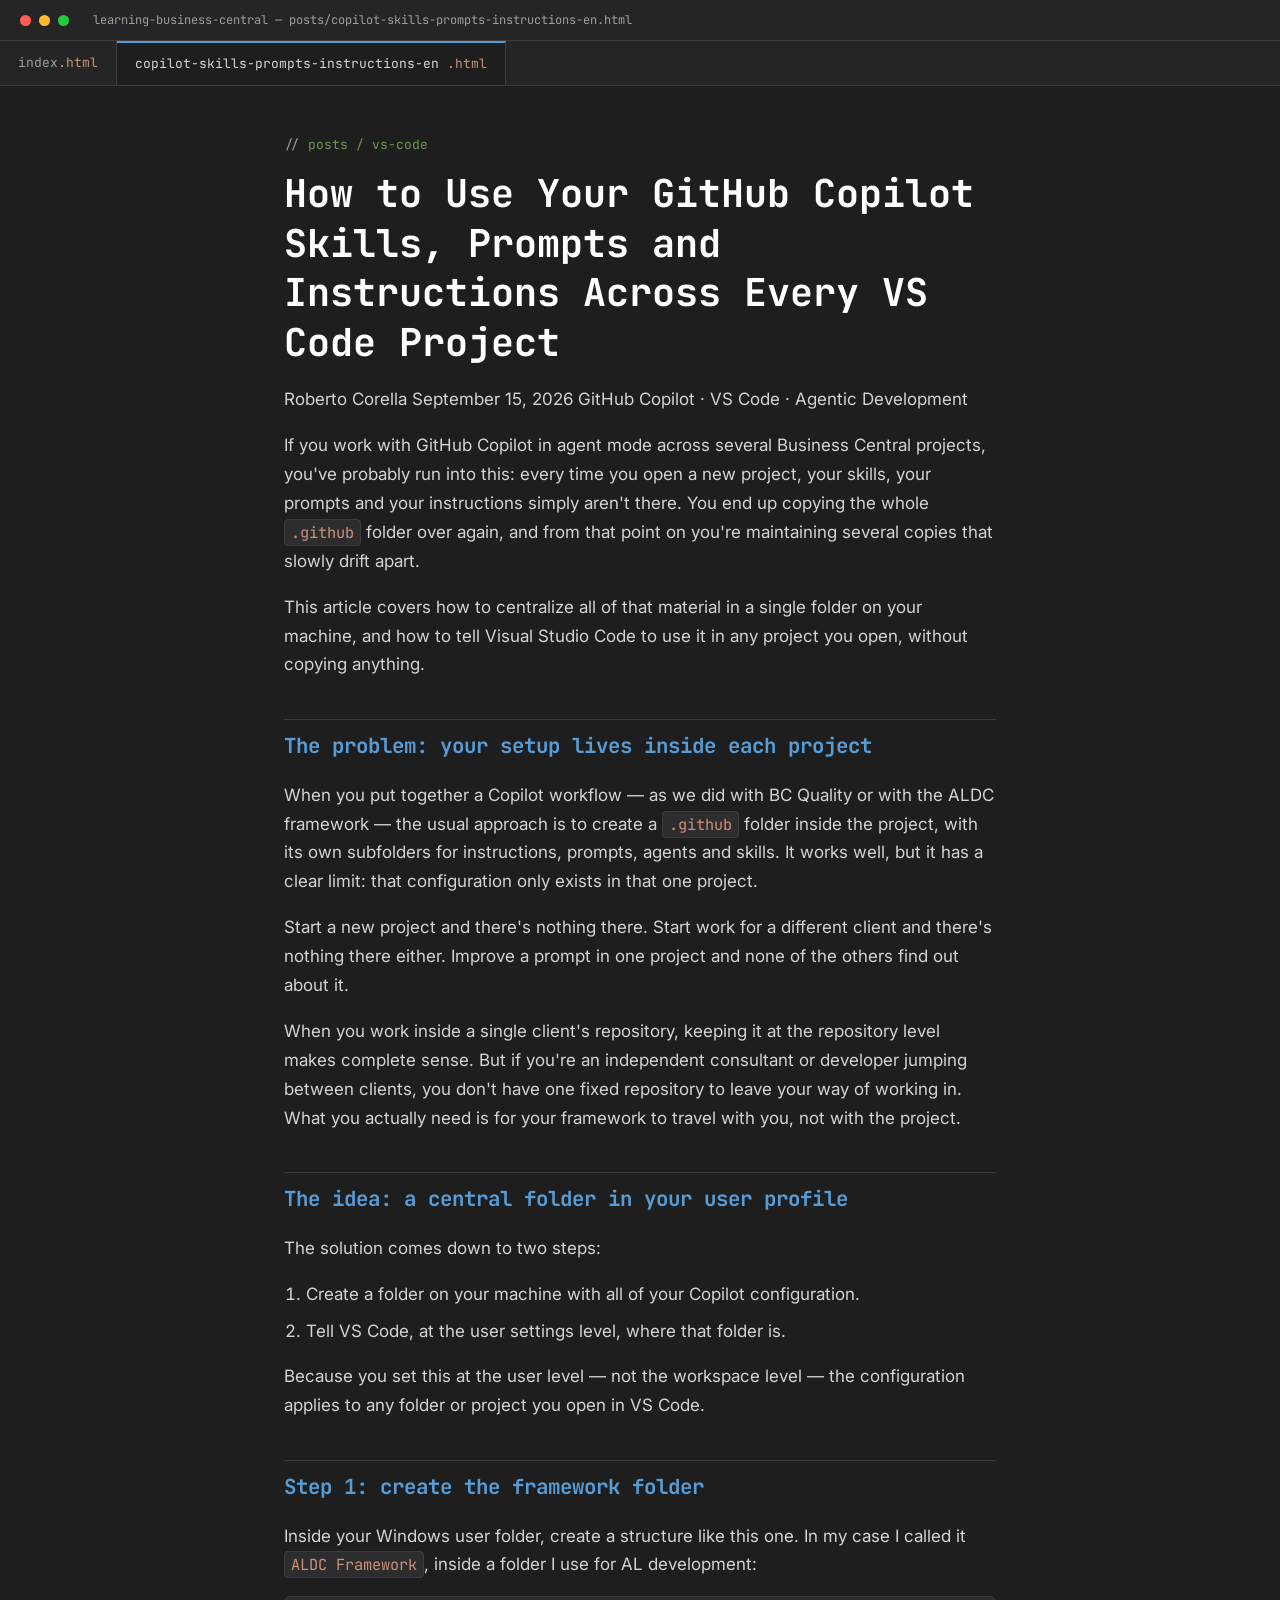
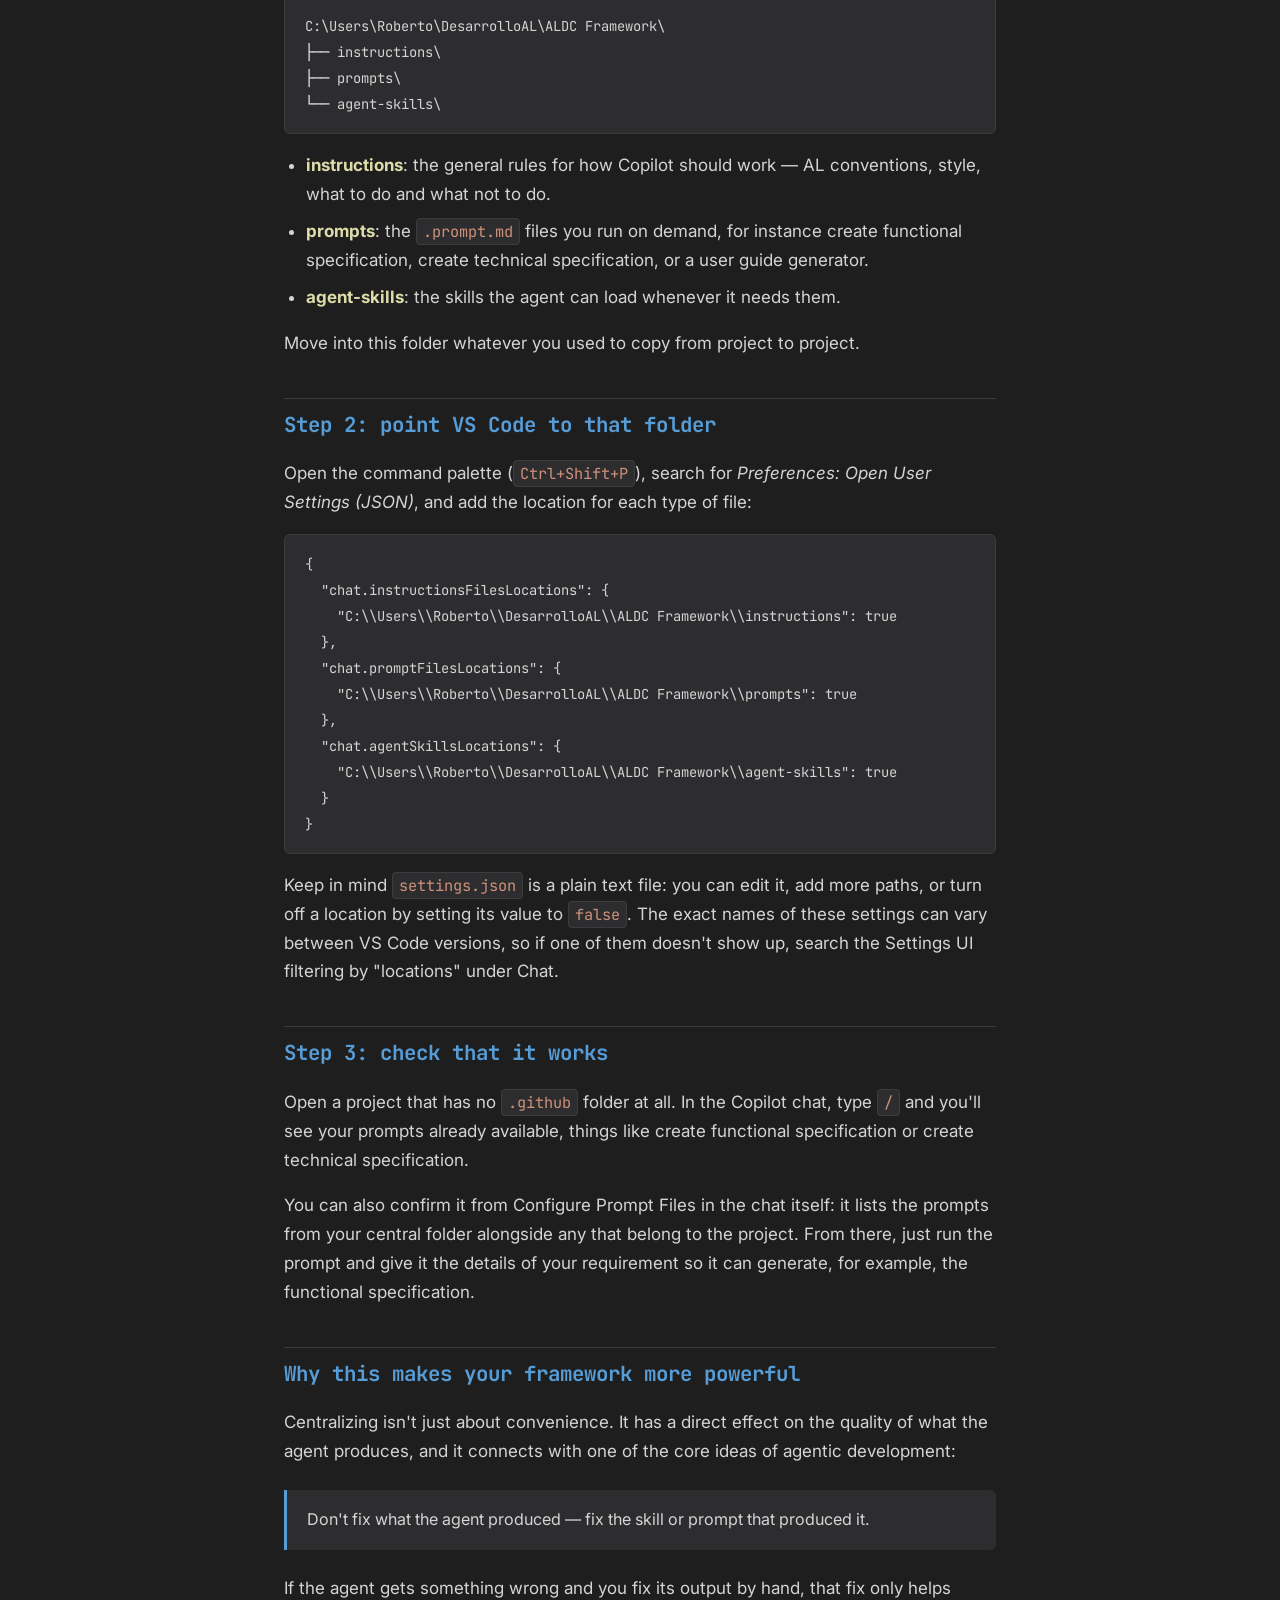
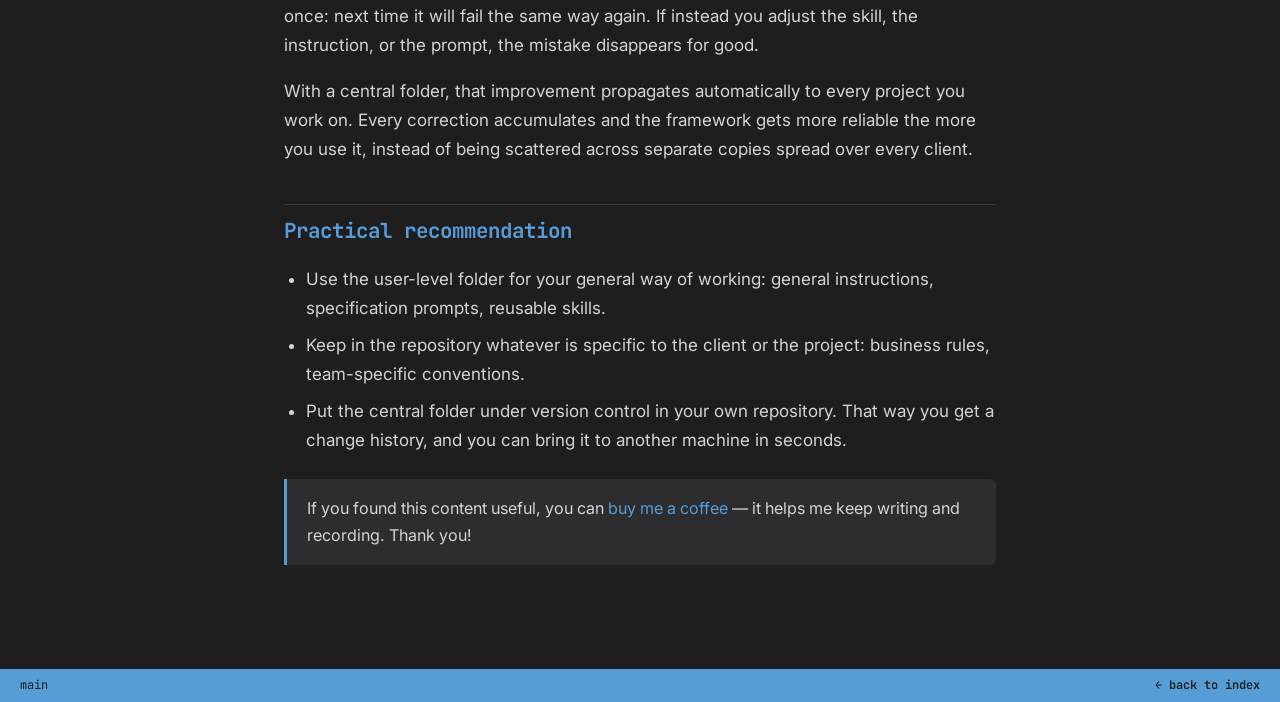
<file: posts/copilot-skills-prompts-instructions-en.html>
<!DOCTYPE html>
<html lang="en">
<head>
<meta charset="UTF-8">
<meta name="viewport" content="width=device-width, initial-scale=1.0">
<meta name="description" content="How to centralize your GitHub Copilot instructions, prompts and skills in a single user-level folder so they travel with you across every VS Code project, instead of living inside one repository.">
<title>How to Use Your GitHub Copilot Skills, Prompts and Instructions Across Every VS Code Project</title>
<link rel="preconnect" href="https://fonts.googleapis.com">
<link href="https://fonts.googleapis.com/css2?family=Inter:wght@400;500;600&family=JetBrains+Mono:wght@400;500;700&display=swap" rel="stylesheet">
<link rel="stylesheet" href="../assets/css/style.css">
<link rel="icon" type="image/png" sizes="48x48" href="../assets/images/favicon.png">
</head>
<body>
<div class="titlebar">
<span class="dot red"></span><span class="dot yellow"></span><span class="dot green"></span>
<span class="path">learning-business-central — posts/copilot-skills-prompts-instructions-en.html</span>
</div>
<div class="tabbar">
<div class="tab"><a href="../index.html"><span>index</span><span class="ext">.html</span></a></div>
<div class="tab active"><span>copilot-skills-prompts-instructions-en</span><span class="ext">.html</span></div>
</div>
<main>
<div class="eyebrow">posts / vs-code</div>
<h1>How to Use Your GitHub Copilot Skills, Prompts and Instructions Across Every VS Code Project</h1>
<p class="post-meta"><span class="author">Roberto Corella</span> <span class="date">September 15, 2026</span> <span class="tags">GitHub Copilot · VS Code · Agentic Development</span></p>

<p>If you work with GitHub Copilot in agent mode across several Business Central projects, you've probably run into this: every time you open a new project, your skills, your prompts and your instructions simply aren't there. You end up copying the whole <code>.github</code> folder over again, and from that point on you're maintaining several copies that slowly drift apart.</p>

<p>This article covers how to centralize all of that material in a single folder on your machine, and how to tell Visual Studio Code to use it in any project you open, without copying anything.</p>

<h2>The problem: your setup lives inside each project</h2>
<p>When you put together a Copilot workflow — as we did with BC Quality or with the ALDC framework — the usual approach is to create a <code>.github</code> folder inside the project, with its own subfolders for instructions, prompts, agents and skills. It works well, but it has a clear limit: that configuration only exists in that one project.</p>
<p>Start a new project and there's nothing there. Start work for a different client and there's nothing there either. Improve a prompt in one project and none of the others find out about it.</p>
<p>When you work inside a single client's repository, keeping it at the repository level makes complete sense. But if you're an independent consultant or developer jumping between clients, you don't have one fixed repository to leave your way of working in. What you actually need is for your framework to travel with you, not with the project.</p>

<h2>The idea: a central folder in your user profile</h2>
<p>The solution comes down to two steps:</p>
<ol>
<li>Create a folder on your machine with all of your Copilot configuration.</li>
<li>Tell VS Code, at the user settings level, where that folder is.</li>
</ol>
<p>Because you set this at the user level — not the workspace level — the configuration applies to any folder or project you open in VS Code.</p>

<h2>Step 1: create the framework folder</h2>
<p>Inside your Windows user folder, create a structure like this one. In my case I called it <code>ALDC Framework</code>, inside a folder I use for AL development:</p>

<pre><code>C:\Users\Roberto\DesarrolloAL\ALDC Framework\
├── instructions\
├── prompts\
└── agent-skills\</code></pre>

<ul>
<li><strong>instructions</strong>: the general rules for how Copilot should work — AL conventions, style, what to do and what not to do.</li>
<li><strong>prompts</strong>: the <code>.prompt.md</code> files you run on demand, for instance create functional specification, create technical specification, or a user guide generator.</li>
<li><strong>agent-skills</strong>: the skills the agent can load whenever it needs them.</li>
</ul>
<p>Move into this folder whatever you used to copy from project to project.</p>

<h2>Step 2: point VS Code to that folder</h2>
<p>Open the command palette (<code>Ctrl+Shift+P</code>), search for <em>Preferences: Open User Settings (JSON)</em>, and add the location for each type of file:</p>

<pre><code>{
  "chat.instructionsFilesLocations": {
    "C:\\Users\\Roberto\\DesarrolloAL\\ALDC Framework\\instructions": true
  },
  "chat.promptFilesLocations": {
    "C:\\Users\\Roberto\\DesarrolloAL\\ALDC Framework\\prompts": true
  },
  "chat.agentSkillsLocations": {
    "C:\\Users\\Roberto\\DesarrolloAL\\ALDC Framework\\agent-skills": true
  }
}</code></pre>

<p>Keep in mind <code>settings.json</code> is a plain text file: you can edit it, add more paths, or turn off a location by setting its value to <code>false</code>. The exact names of these settings can vary between VS Code versions, so if one of them doesn't show up, search the Settings UI filtering by "locations" under Chat.</p>

<h2>Step 3: check that it works</h2>
<p>Open a project that has no <code>.github</code> folder at all. In the Copilot chat, type <code>/</code> and you'll see your prompts already available, things like create functional specification or create technical specification.</p>
<p>You can also confirm it from Configure Prompt Files in the chat itself: it lists the prompts from your central folder alongside any that belong to the project. From there, just run the prompt and give it the details of your requirement so it can generate, for example, the functional specification.</p>

<h2>Why this makes your framework more powerful</h2>
<p>Centralizing isn't just about convenience. It has a direct effect on the quality of what the agent produces, and it connects with one of the core ideas of agentic development:</p>
<div class="callout">Don't fix what the agent produced — fix the skill or prompt that produced it.</div>
<p>If the agent gets something wrong and you fix its output by hand, that fix only helps once: next time it will fail the same way again. If instead you adjust the skill, the instruction, or the prompt, the mistake disappears for good.</p>
<p>With a central folder, that improvement propagates automatically to every project you work on. Every correction accumulates and the framework gets more reliable the more you use it, instead of being scattered across separate copies spread over every client.</p>

<h2>Practical recommendation</h2>
<ul>
<li>Use the user-level folder for your general way of working: general instructions, specification prompts, reusable skills.</li>
<li>Keep in the repository whatever is specific to the client or the project: business rules, team-specific conventions.</li>
<li>Put the central folder under version control in your own repository. That way you get a change history, and you can bring it to another machine in seconds.</li>
</ul>

<div class="callout">
If you found this content useful, you can <a href="https://buymeacoffee.com/rcorella" target="_blank" rel="noopener">buy me a coffee</a> — it helps me keep writing and recording. Thank you!
</div>

</main>
<div class="statusbar">
<span>main</span>
<span><a href="../index.html">← back to index</a></span>
</div>
<script data-goatcounter="https://learningbusinesscentral.goatcounter.com/count"
        async src="//gc.zgo.at/count.js"></script>
</body>
</html>
</file>
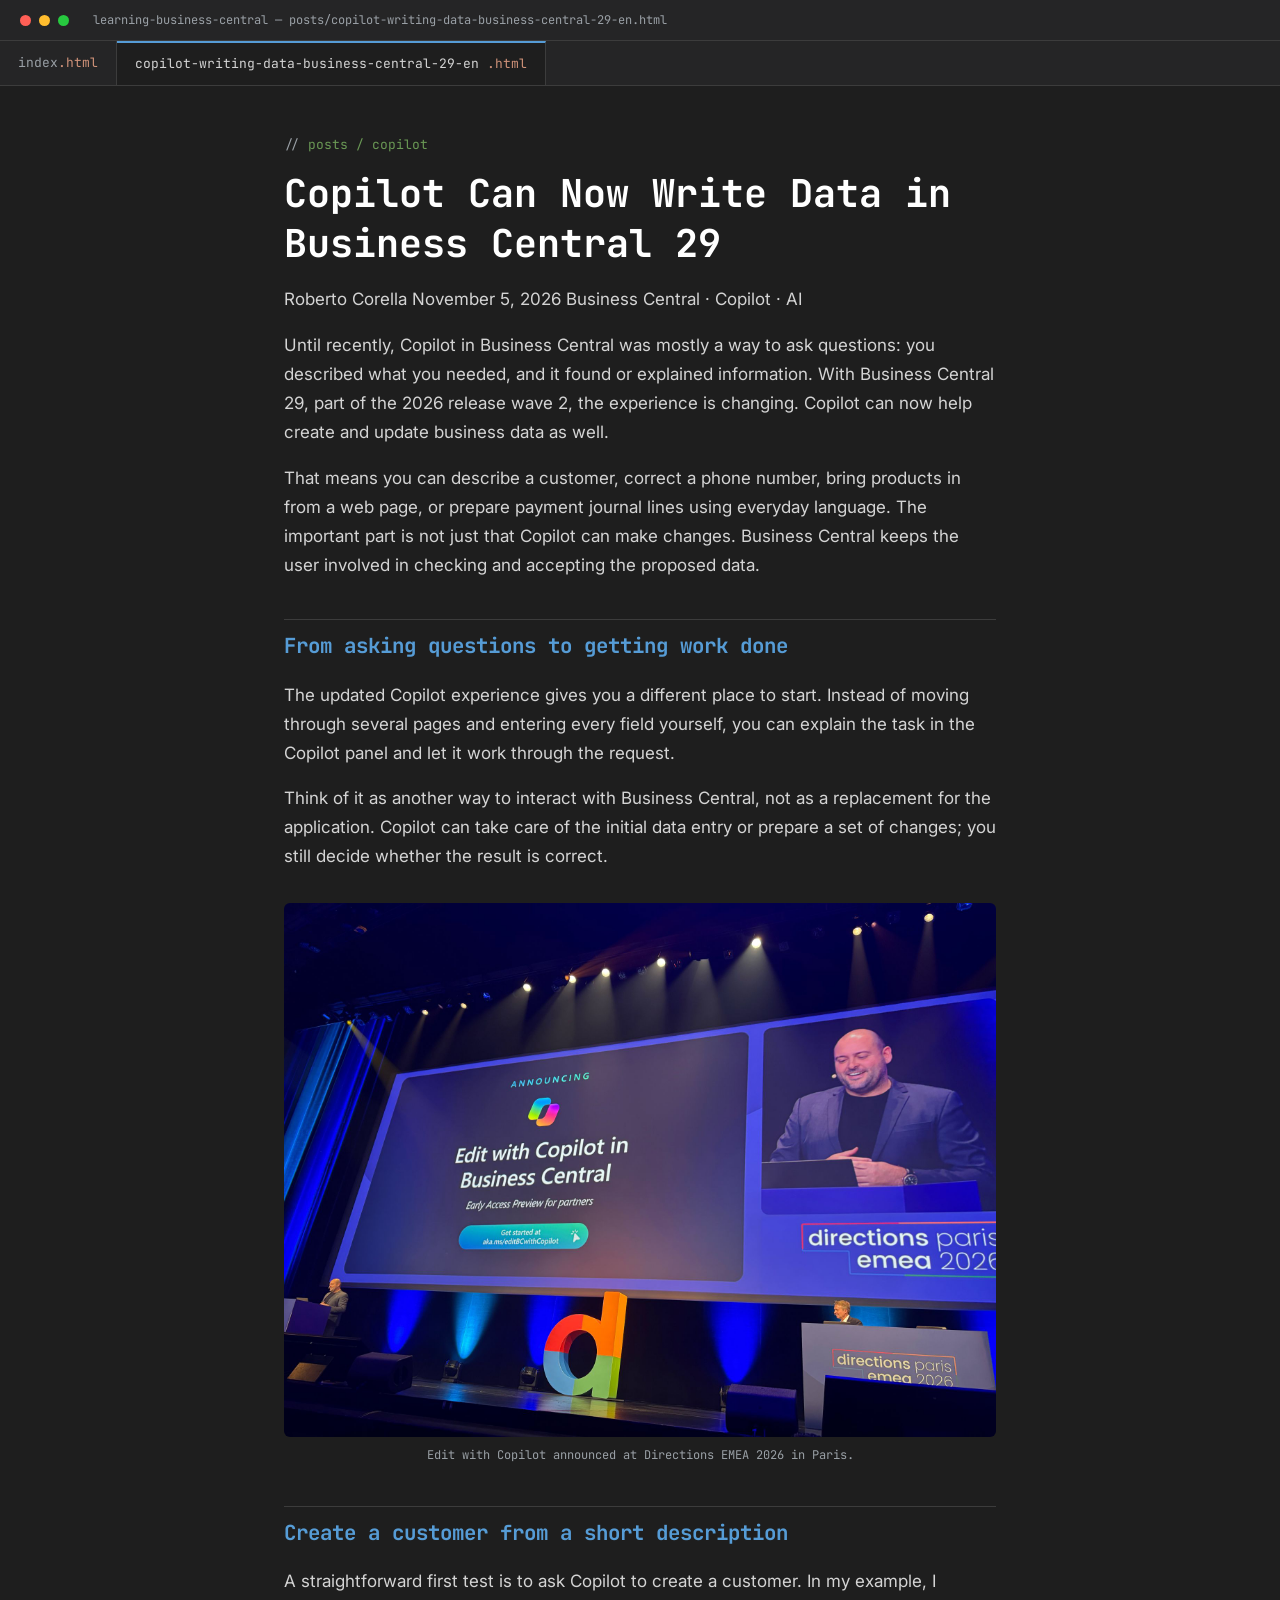
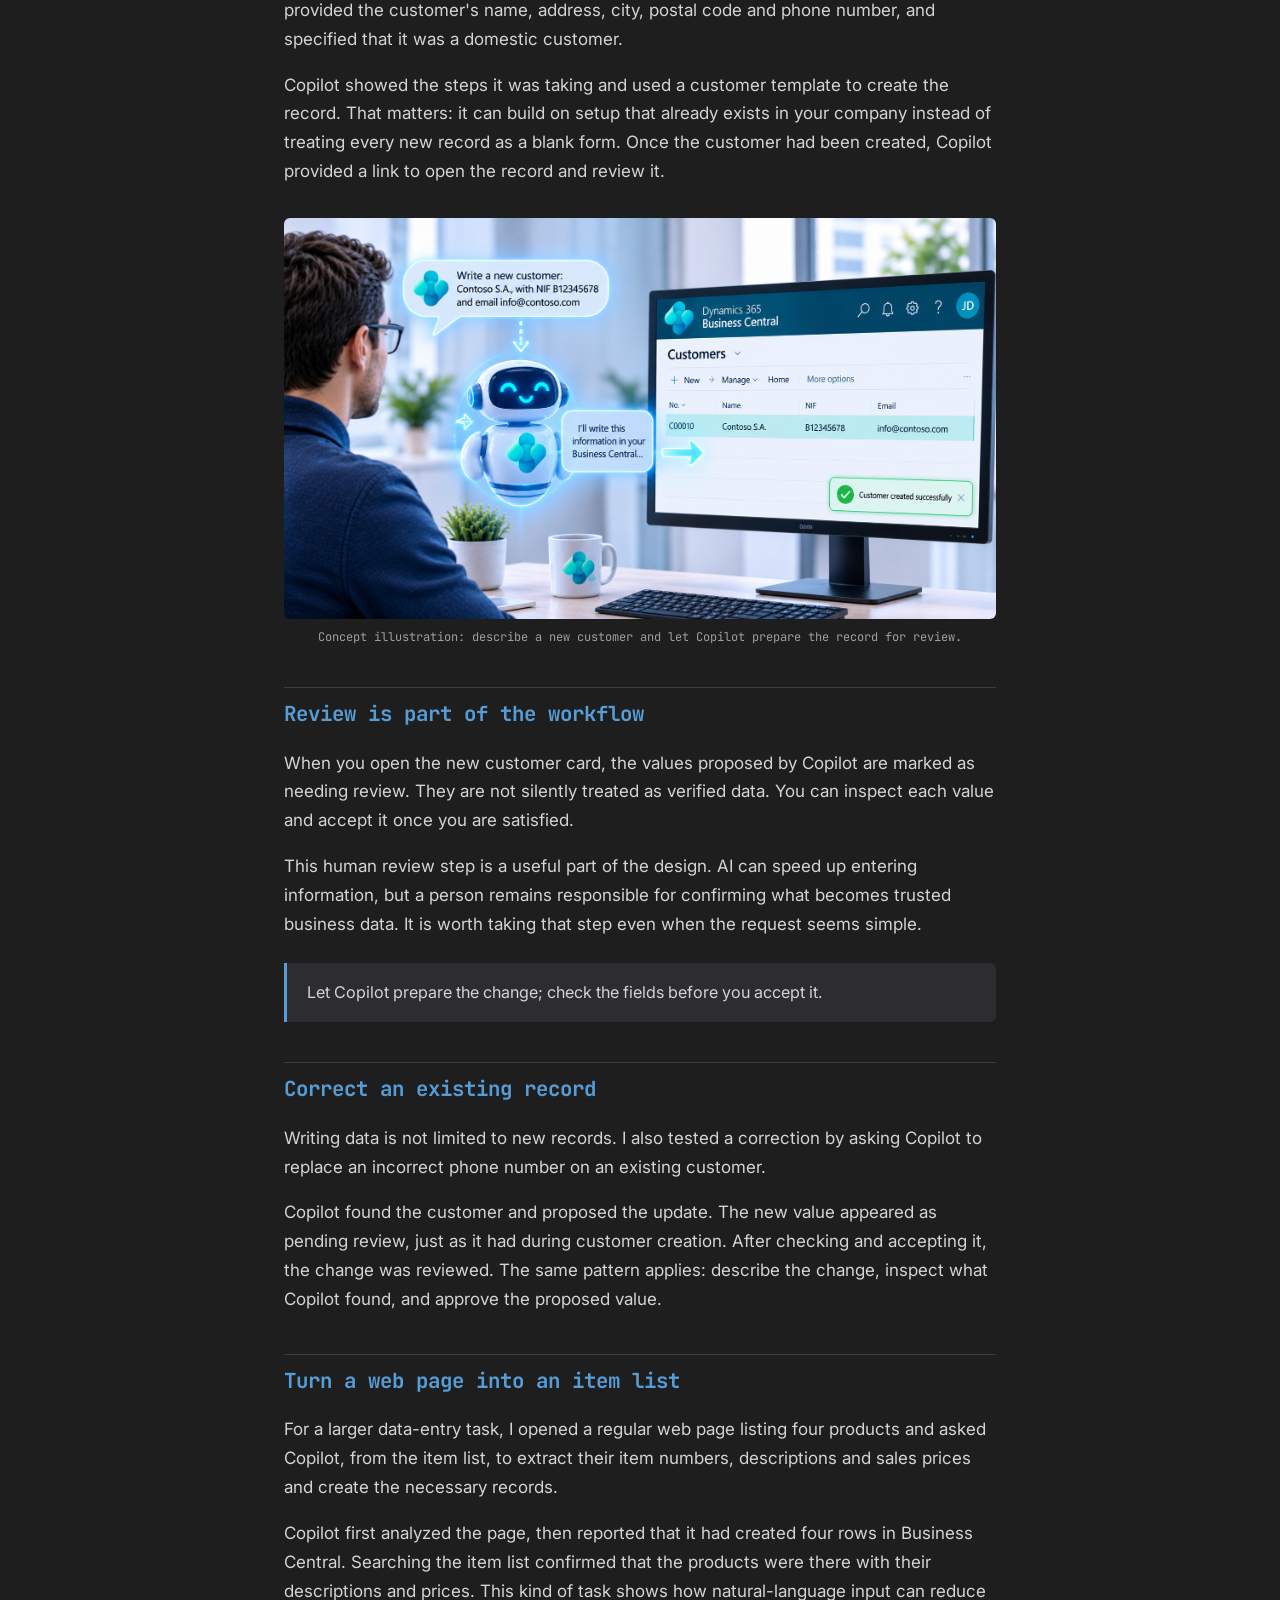
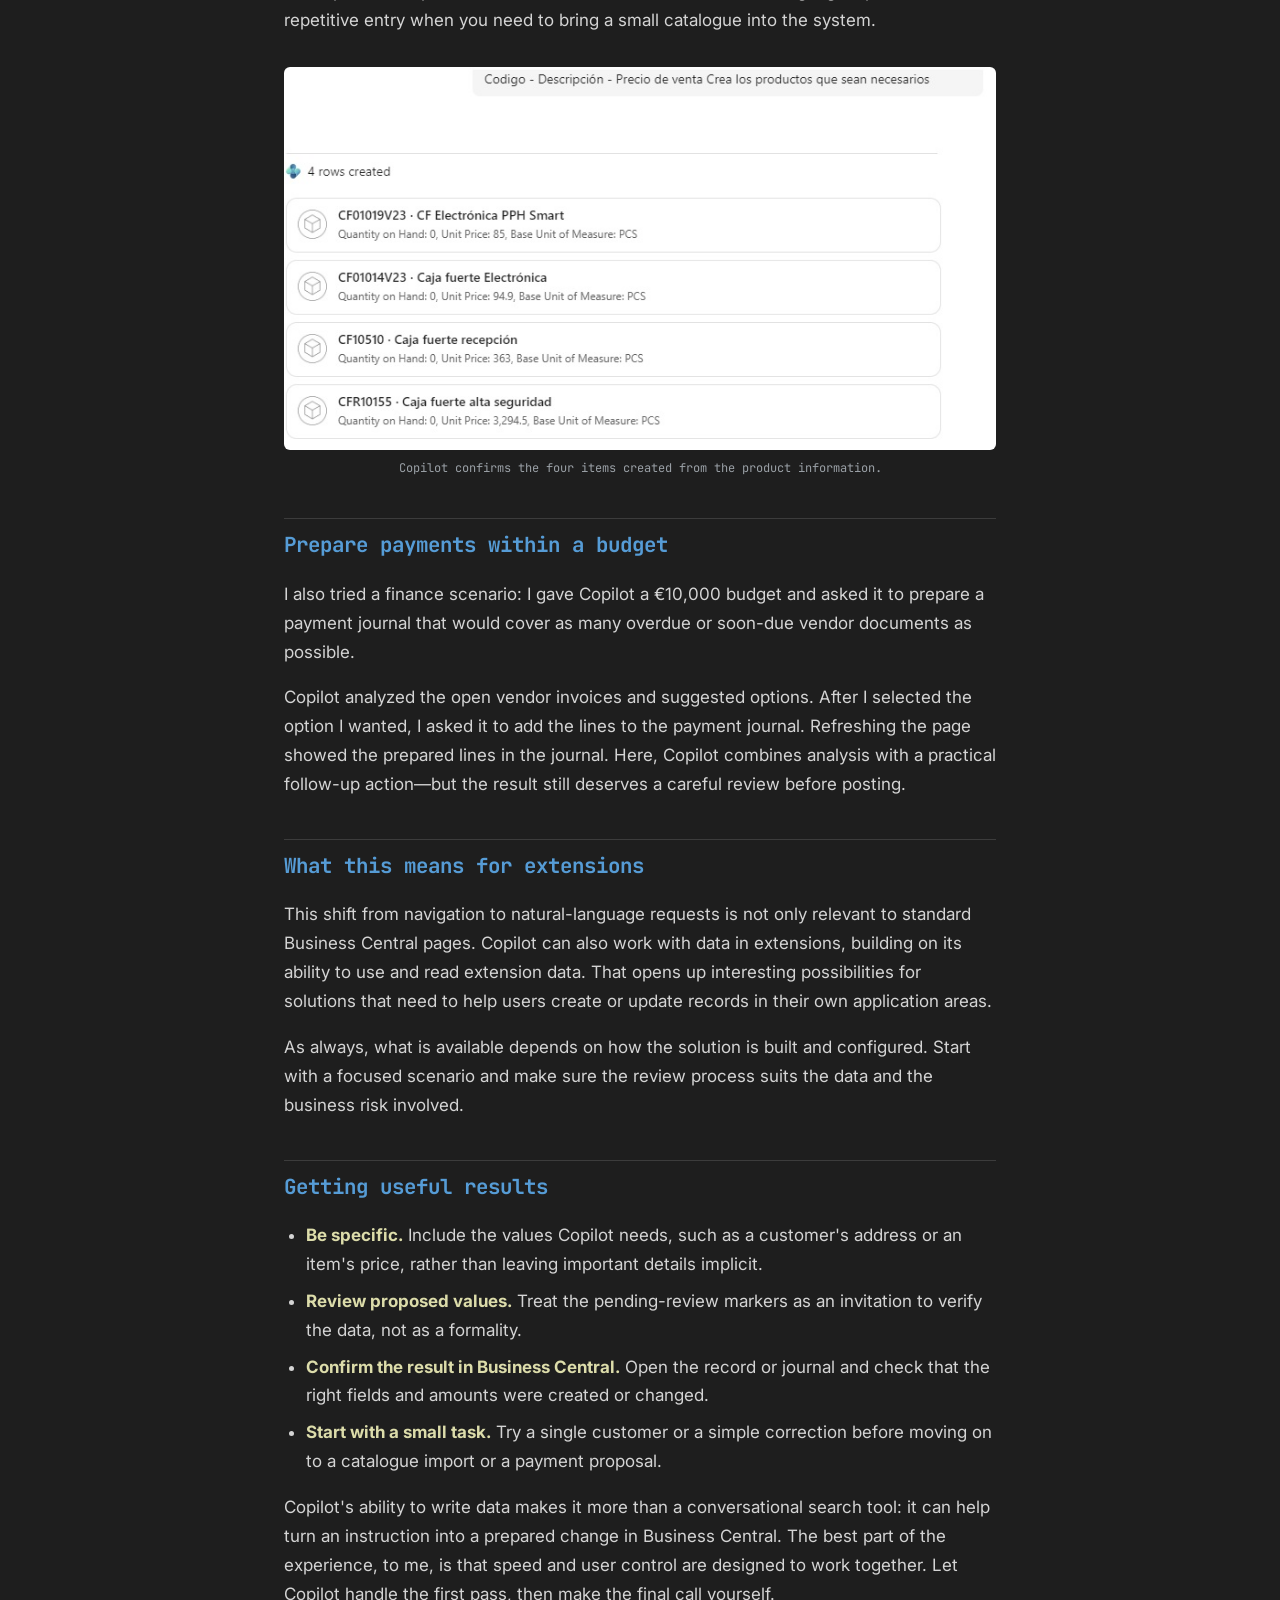
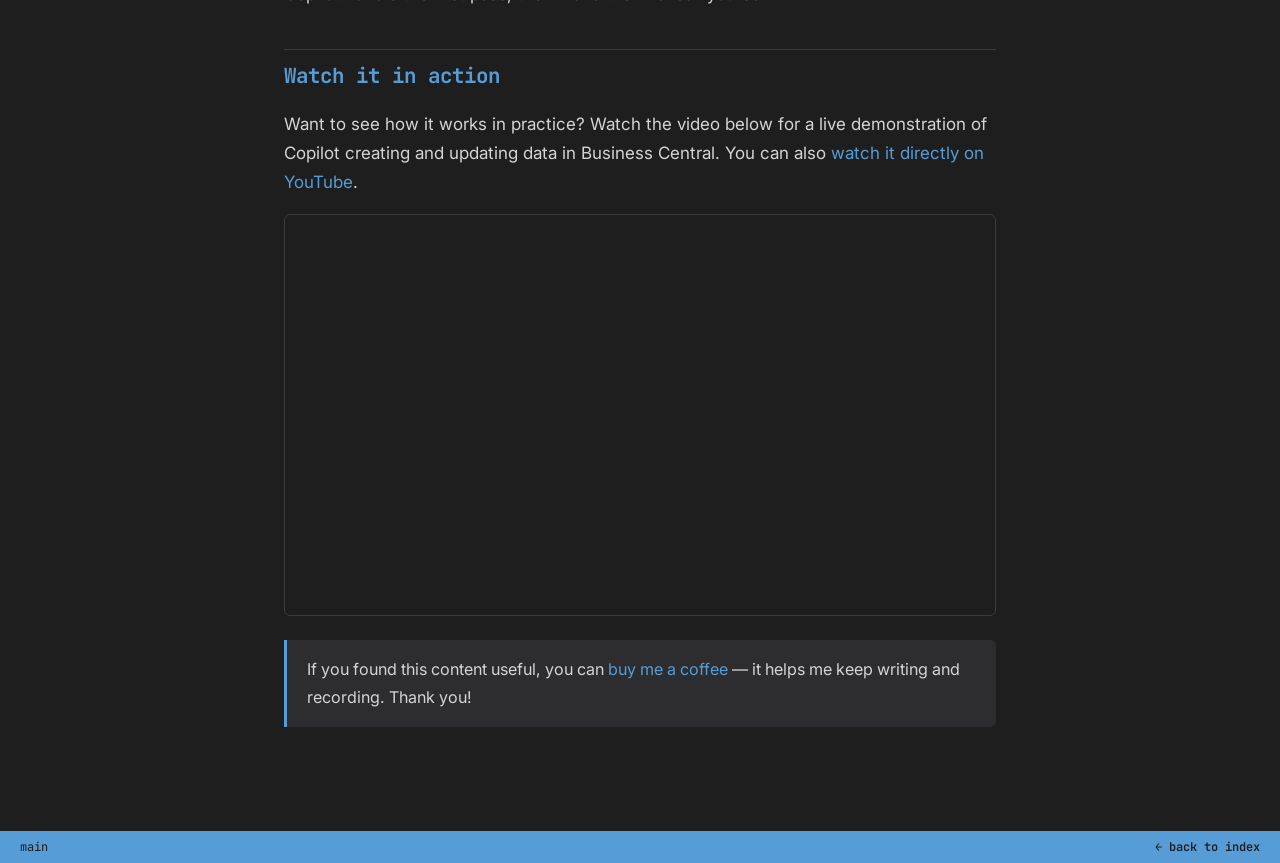
<file: posts/copilot-writing-data-business-central-29-en.html>
<!DOCTYPE html>
<html lang="en">
<head>
<meta charset="UTF-8">
<meta name="viewport" content="width=device-width, initial-scale=1.0">
<meta name="description" content="Business Central 29 gives Copilot the ability to create and update records. Explore customer, item and payment journal examples, and the review controls that keep users in charge.">
<title>Copilot Can Now Write Data in Business Central 29</title>
<link rel="preconnect" href="https://fonts.googleapis.com">
<link href="https://fonts.googleapis.com/css2?family=Inter:wght@400;500;600&family=JetBrains+Mono:wght@400;500;700&display=swap" rel="stylesheet">
<link rel="stylesheet" href="../assets/css/style.css">
<link rel="icon" type="image/png" sizes="48x48" href="../assets/images/favicon.png">
</head>
<body>
<div class="titlebar">
<span class="dot red"></span><span class="dot yellow"></span><span class="dot green"></span>
<span class="path">learning-business-central — posts/copilot-writing-data-business-central-29-en.html</span>
</div>
<div class="tabbar">
<div class="tab"><a href="../index.html"><span>index</span><span class="ext">.html</span></a></div>
<div class="tab active"><span>copilot-writing-data-business-central-29-en</span><span class="ext">.html</span></div>
</div>
<main>
<div class="eyebrow">posts / copilot</div>
<h1>Copilot Can Now Write Data in Business Central 29</h1>
<p class="post-meta"><span class="author">Roberto Corella</span> <span class="date">November 5, 2026</span> <span class="tags">Business Central · Copilot · AI</span></p>

<p>Until recently, Copilot in Business Central was mostly a way to ask questions: you described what you needed, and it found or explained information. With Business Central 29, part of the 2026 release wave 2, the experience is changing. Copilot can now help create and update business data as well.</p>

<p>That means you can describe a customer, correct a phone number, bring products in from a web page, or prepare payment journal lines using everyday language. The important part is not just that Copilot can make changes. Business Central keeps the user involved in checking and accepting the proposed data.</p>

<h2>From asking questions to getting work done</h2>
<p>The updated Copilot experience gives you a different place to start. Instead of moving through several pages and entering every field yourself, you can explain the task in the Copilot panel and let it work through the request.</p>
<p>Think of it as another way to interact with Business Central, not as a replacement for the application. Copilot can take care of the initial data entry or prepare a set of changes; you still decide whether the result is correct.</p>

<figure>
<img src="../assets/images/editCopilot/editCopilot.jpeg" alt="Conference announcement of Edit with Copilot in Business Central, with early access preview for partners" loading="lazy">
<figcaption>Edit with Copilot announced at Directions EMEA 2026 in Paris.</figcaption>
</figure>

<h2>Create a customer from a short description</h2>
<p>A straightforward first test is to ask Copilot to create a customer. In my example, I provided the customer's name, address, city, postal code and phone number, and specified that it was a domestic customer.</p>
<p>Copilot showed the steps it was taking and used a customer template to create the record. That matters: it can build on setup that already exists in your company instead of treating every new record as a blank form. Once the customer had been created, Copilot provided a link to open the record and review it.</p>

<figure>
<img src="../assets/images/editCopilot/aiAssistant.png" alt="Concept illustration of an AI assistant creating a Business Central customer from a natural-language request" loading="lazy">
<figcaption>Concept illustration: describe a new customer and let Copilot prepare the record for review.</figcaption>
</figure>

<h2>Review is part of the workflow</h2>
<p>When you open the new customer card, the values proposed by Copilot are marked as needing review. They are not silently treated as verified data. You can inspect each value and accept it once you are satisfied.</p>
<p>This human review step is a useful part of the design. AI can speed up entering information, but a person remains responsible for confirming what becomes trusted business data. It is worth taking that step even when the request seems simple.</p>

<div class="callout">Let Copilot prepare the change; check the fields before you accept it.</div>

<h2>Correct an existing record</h2>
<p>Writing data is not limited to new records. I also tested a correction by asking Copilot to replace an incorrect phone number on an existing customer.</p>
<p>Copilot found the customer and proposed the update. The new value appeared as pending review, just as it had during customer creation. After checking and accepting it, the change was reviewed. The same pattern applies: describe the change, inspect what Copilot found, and approve the proposed value.</p>

<h2>Turn a web page into an item list</h2>
<p>For a larger data-entry task, I opened a regular web page listing four products and asked Copilot, from the item list, to extract their item numbers, descriptions and sales prices and create the necessary records.</p>
<p>Copilot first analyzed the page, then reported that it had created four rows in Business Central. Searching the item list confirmed that the products were there with their descriptions and prices. This kind of task shows how natural-language input can reduce repetitive entry when you need to bring a small catalogue into the system.</p>

<figure>
<img src="../assets/images/editCopilot/itemsCreated.jpg" alt="Copilot response confirming four item records created, with their item numbers, descriptions and unit prices" loading="lazy">
<figcaption>Copilot confirms the four items created from the product information.</figcaption>
</figure>

<h2>Prepare payments within a budget</h2>
<p>I also tried a finance scenario: I gave Copilot a €10,000 budget and asked it to prepare a payment journal that would cover as many overdue or soon-due vendor documents as possible.</p>
<p>Copilot analyzed the open vendor invoices and suggested options. After I selected the option I wanted, I asked it to add the lines to the payment journal. Refreshing the page showed the prepared lines in the journal. Here, Copilot combines analysis with a practical follow-up action—but the result still deserves a careful review before posting.</p>

<h2>What this means for extensions</h2>
<p>This shift from navigation to natural-language requests is not only relevant to standard Business Central pages. Copilot can also work with data in extensions, building on its ability to use and read extension data. That opens up interesting possibilities for solutions that need to help users create or update records in their own application areas.</p>
<p>As always, what is available depends on how the solution is built and configured. Start with a focused scenario and make sure the review process suits the data and the business risk involved.</p>

<h2>Getting useful results</h2>
<ul>
<li><strong>Be specific.</strong> Include the values Copilot needs, such as a customer's address or an item's price, rather than leaving important details implicit.</li>
<li><strong>Review proposed values.</strong> Treat the pending-review markers as an invitation to verify the data, not as a formality.</li>
<li><strong>Confirm the result in Business Central.</strong> Open the record or journal and check that the right fields and amounts were created or changed.</li>
<li><strong>Start with a small task.</strong> Try a single customer or a simple correction before moving on to a catalogue import or a payment proposal.</li>
</ul>

<p>Copilot's ability to write data makes it more than a conversational search tool: it can help turn an instruction into a prepared change in Business Central. The best part of the experience, to me, is that speed and user control are designed to work together. Let Copilot handle the first pass, then make the final call yourself.</p>

<h2>Watch it in action</h2>
<p>Want to see how it works in practice? Watch the video below for a live demonstration of Copilot creating and updating data in Business Central. You can also <a href="https://youtu.be/y77tuUI4j-U" target="_blank" rel="noopener">watch it directly on YouTube</a>.</p>
<div class="video-embed">
<iframe src="https://www.youtube-nocookie.com/embed/y77tuUI4j-U" title="Copilot creating and updating data in Business Central" allow="accelerometer; autoplay; clipboard-write; encrypted-media; gyroscope; picture-in-picture; web-share" allowfullscreen loading="lazy"></iframe>
</div>

<div class="callout">
If you found this content useful, you can <a href="https://buymeacoffee.com/rcorella" target="_blank" rel="noopener">buy me a coffee</a> — it helps me keep writing and recording. Thank you!
</div>

</main>
<div class="statusbar">
<span>main</span>
<span><a href="../index.html">← back to index</a></span>
</div>
<script data-goatcounter="https://learningbusinesscentral.goatcounter.com/count"
        async src="//gc.zgo.at/count.js"></script>
</body>
</html>
</file>
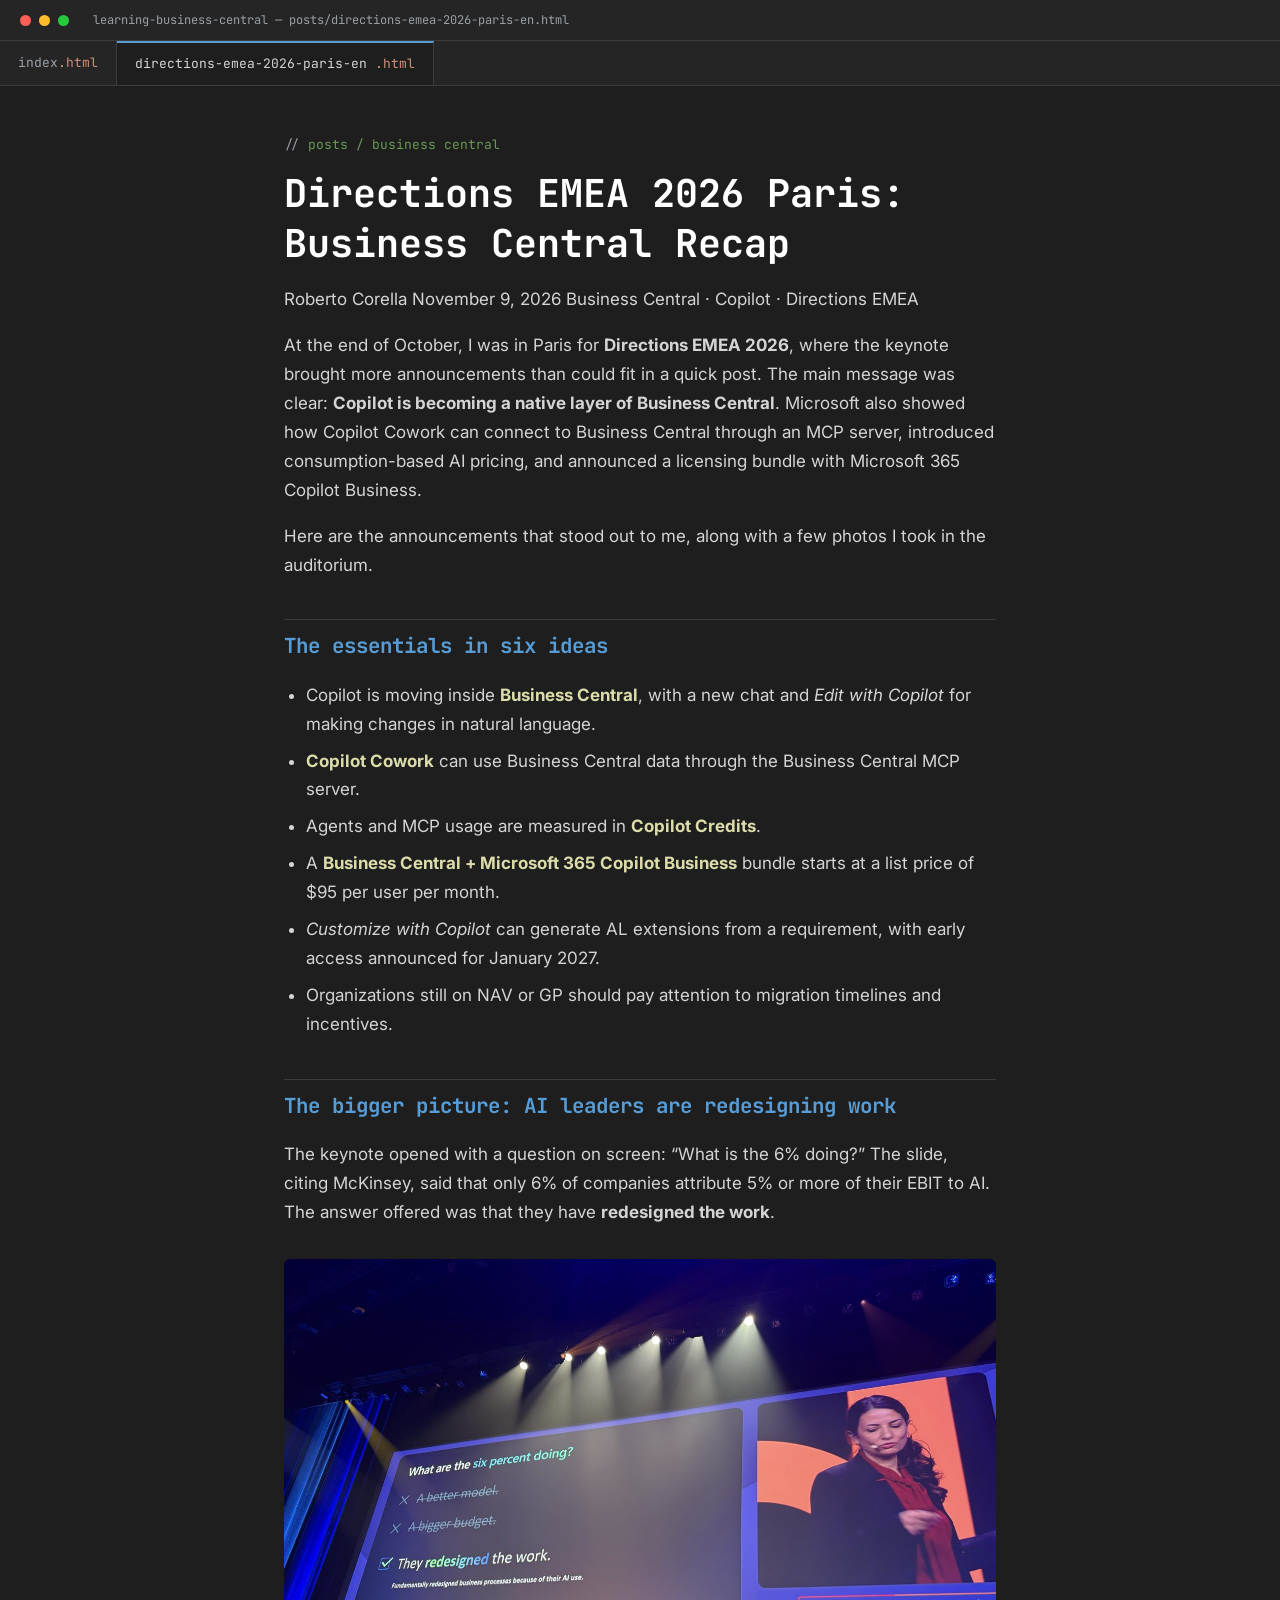
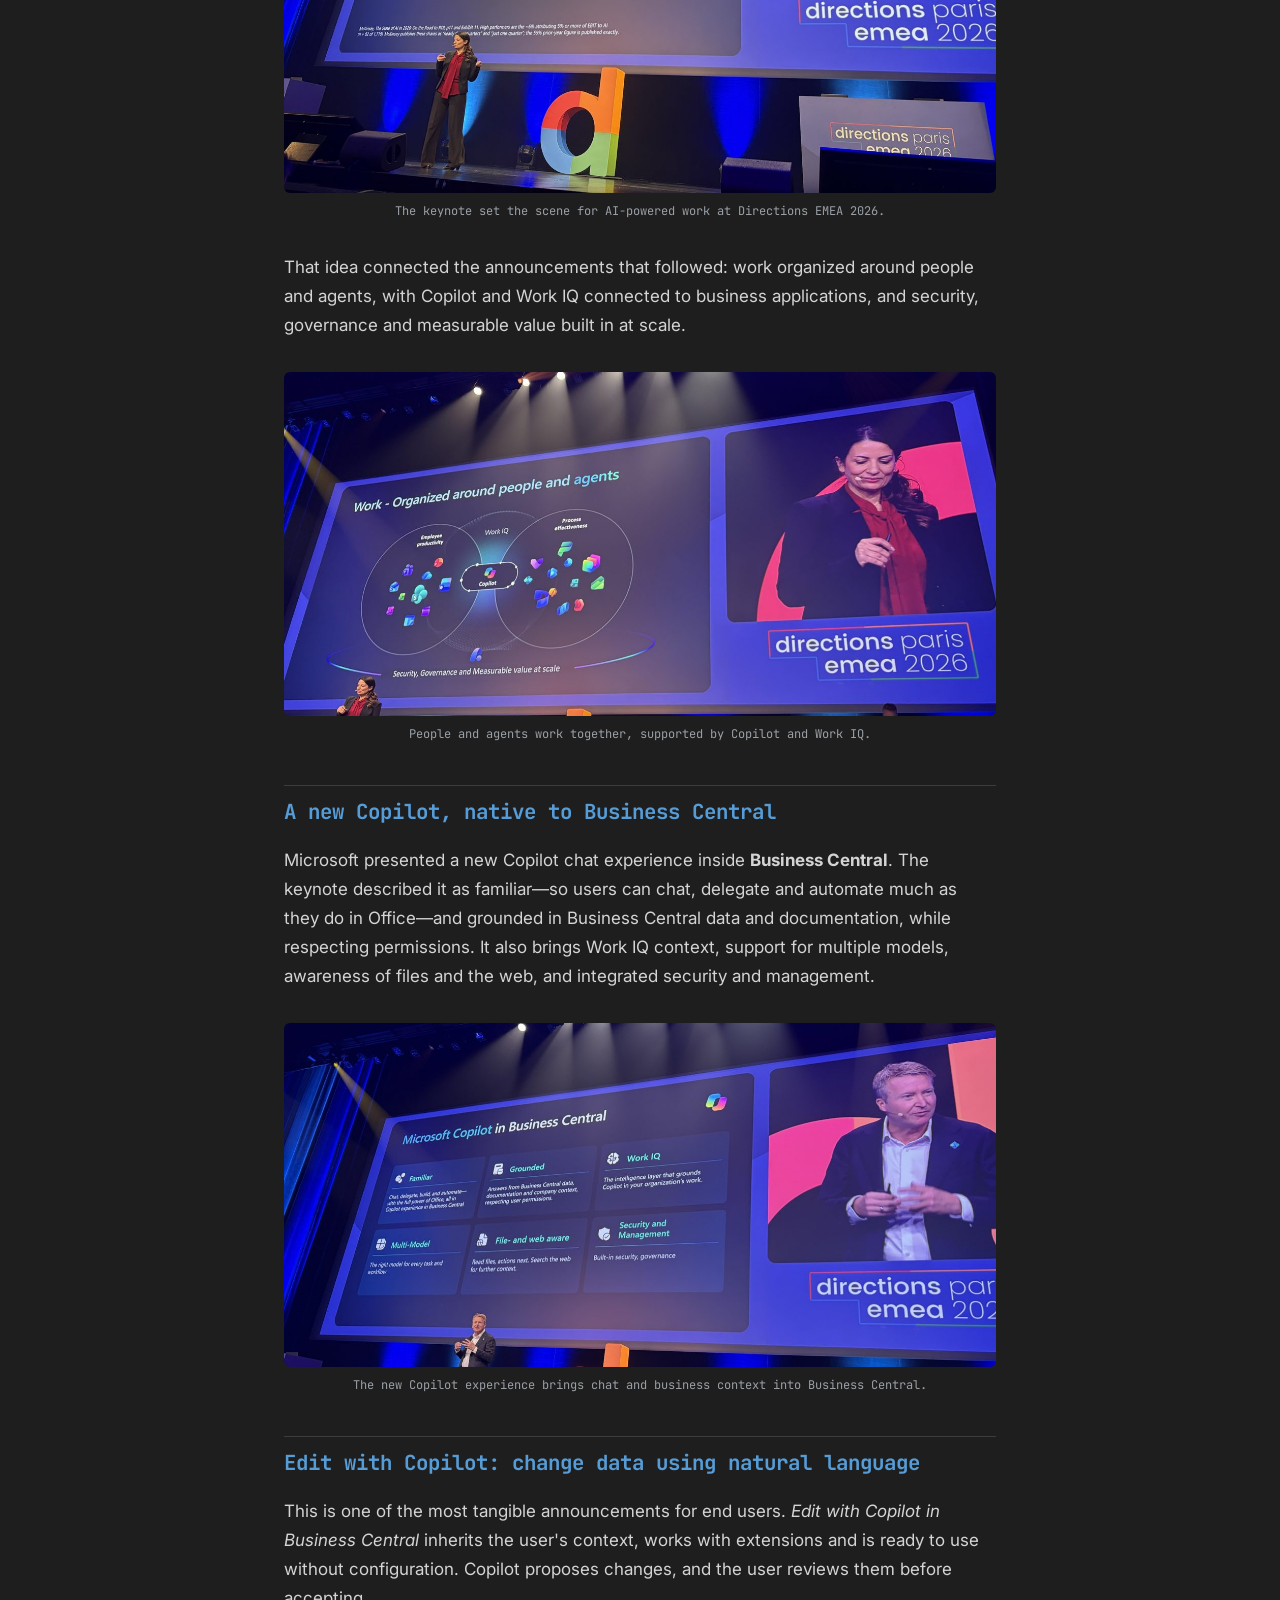
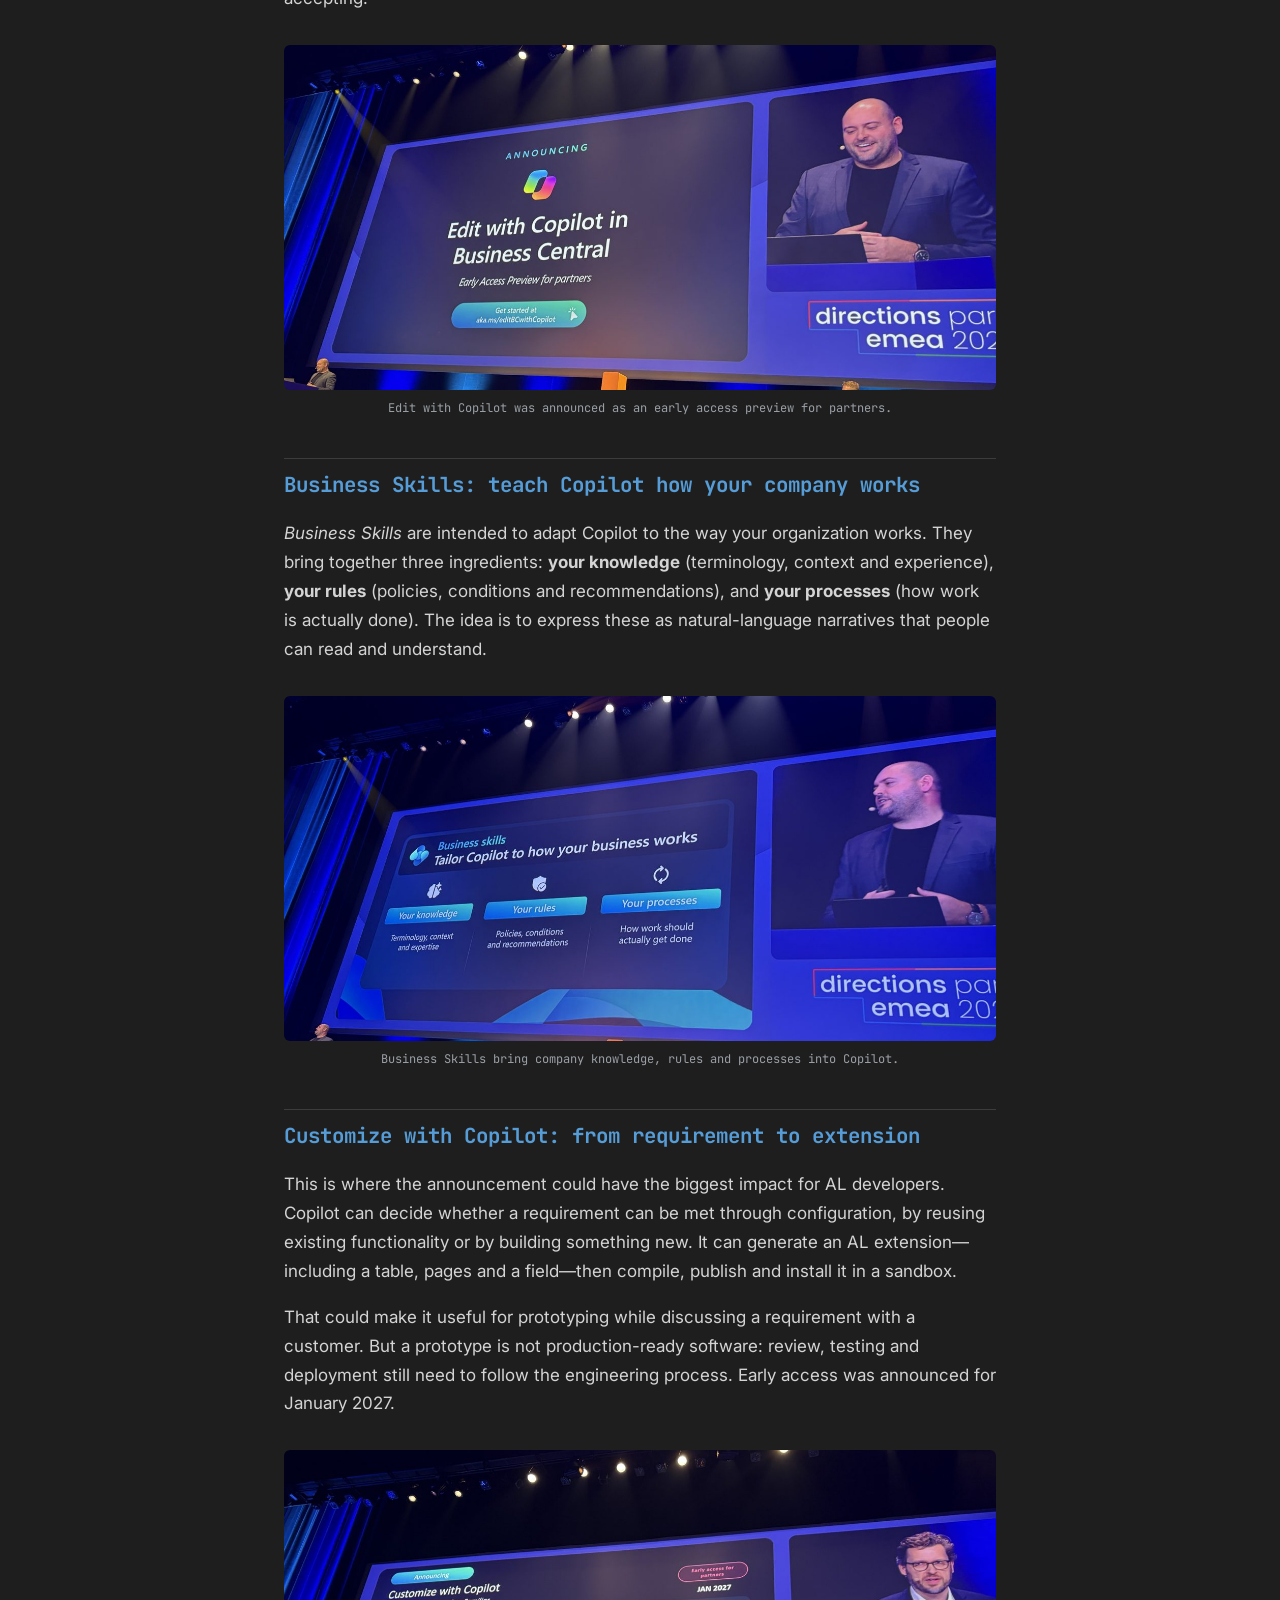
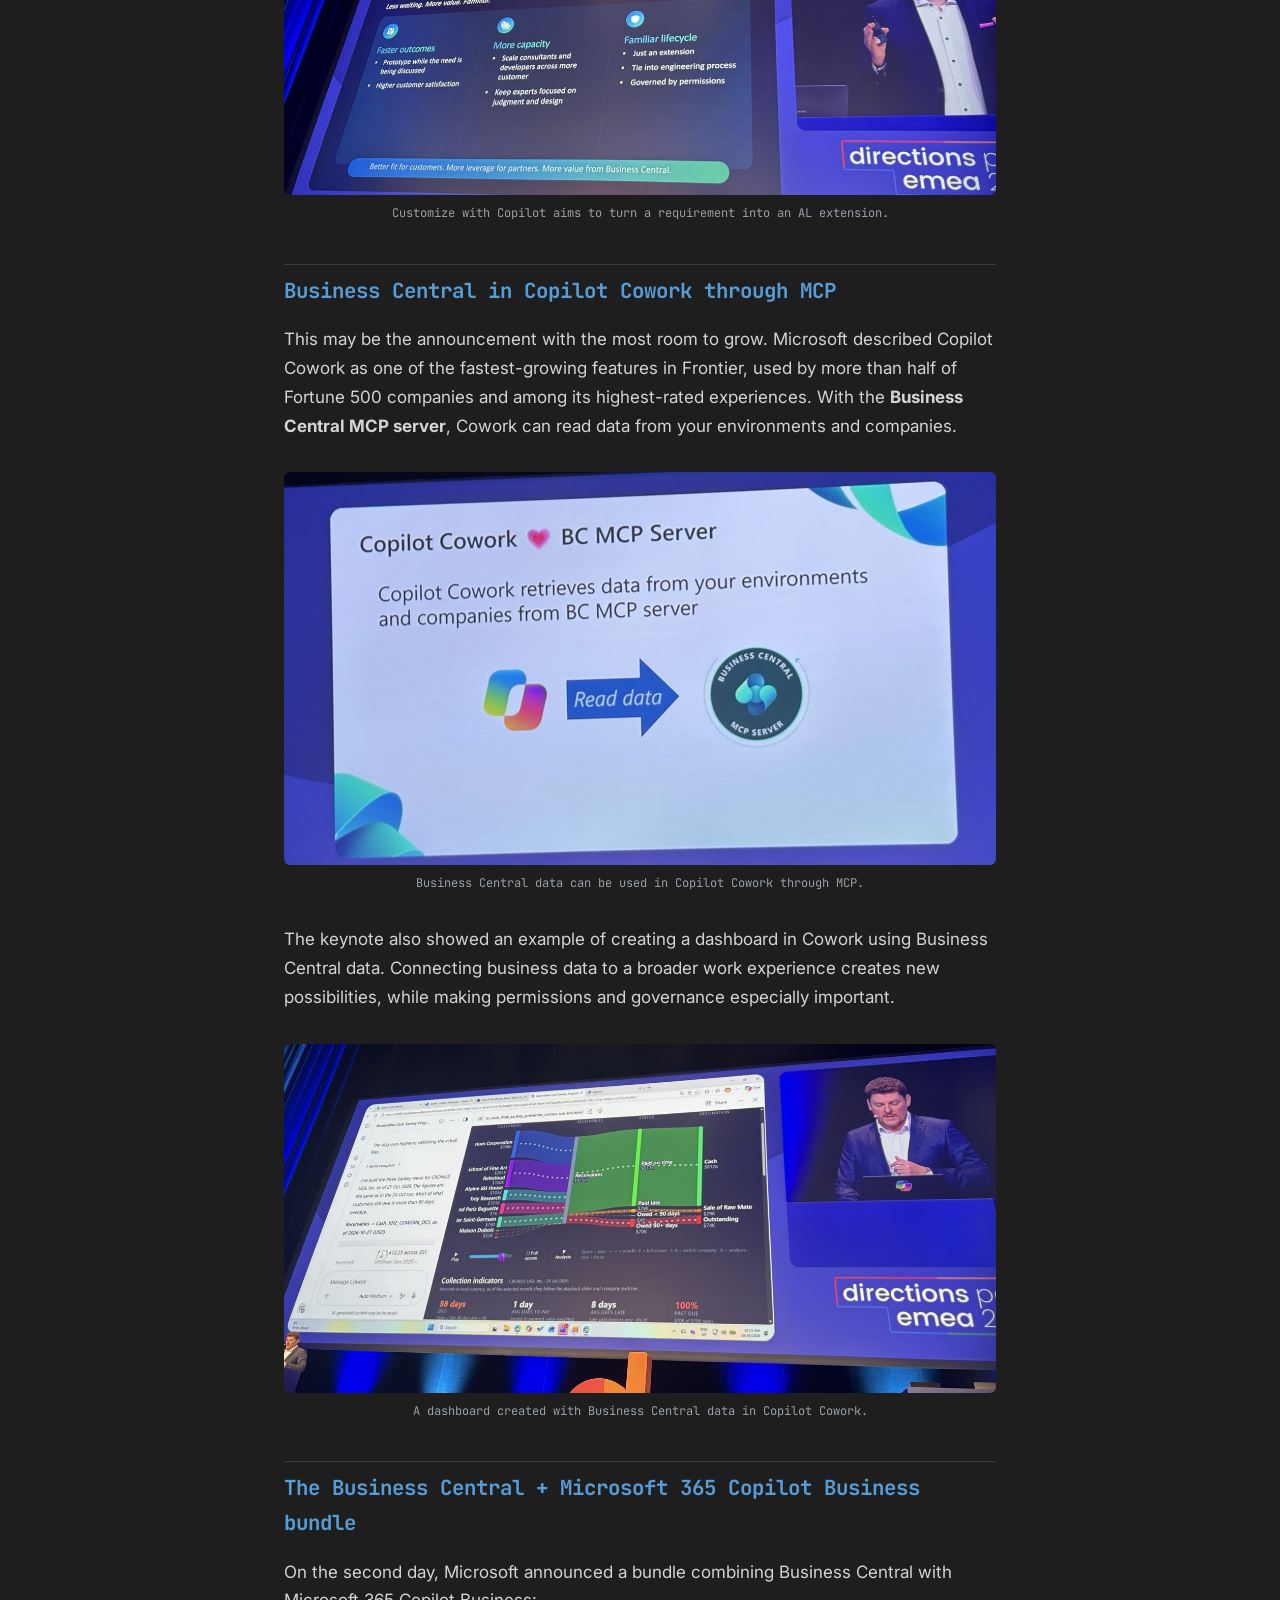
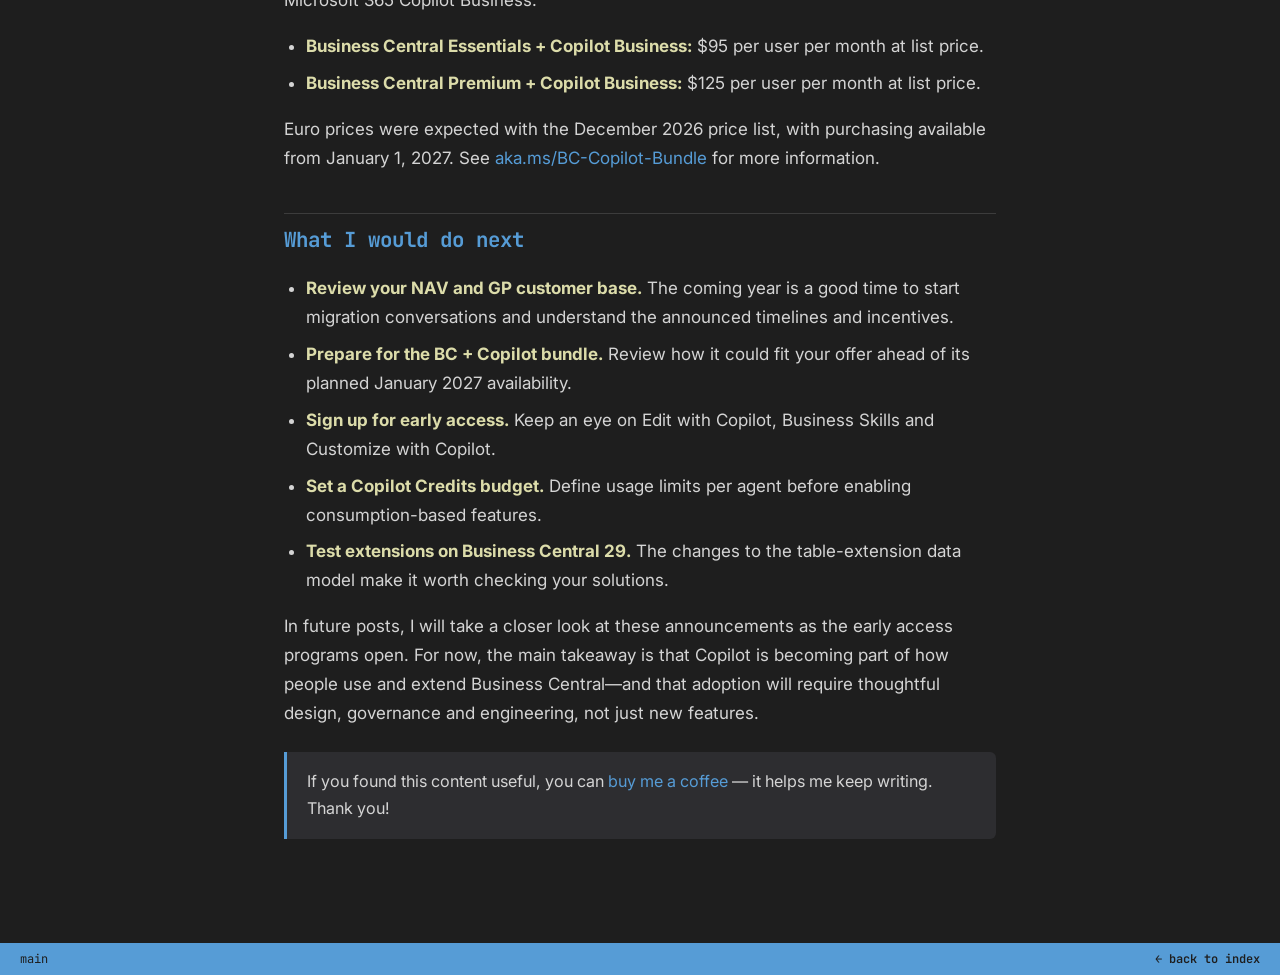
<file: posts/directions-emea-2026-paris-en.html>
<!DOCTYPE html>
<html lang="en">
<head>
<meta charset="UTF-8">
<meta name="viewport" content="width=device-width, initial-scale=1.0">
<meta name="description" content="Key Business Central announcements from Directions EMEA 2026 in Paris: native Copilot, MCP, Business Skills, AI pricing and migration news.">
<title>Directions EMEA 2026 Paris: Business Central Recap</title>
<link rel="preconnect" href="https://fonts.googleapis.com">
<link href="https://fonts.googleapis.com/css2?family=Inter:wght@400;500;600&family=JetBrains+Mono:wght@400;500;700&display=swap" rel="stylesheet">
<link rel="stylesheet" href="../assets/css/style.css">
<link rel="icon" type="image/png" sizes="48x48" href="../assets/images/favicon.png">
</head>
<body>
<div class="titlebar">
<span class="dot red"></span><span class="dot yellow"></span><span class="dot green"></span>
<span class="path">learning-business-central — posts/directions-emea-2026-paris-en.html</span>
</div>
<div class="tabbar">
<div class="tab"><a href="../index.html"><span>index</span><span class="ext">.html</span></a></div>
<div class="tab active"><span>directions-emea-2026-paris-en</span><span class="ext">.html</span></div>
</div>
<main>
<div class="eyebrow">posts / business central</div>
<h1>Directions EMEA 2026 Paris: Business Central Recap</h1>
<p class="post-meta"><span class="author">Roberto Corella</span> <span class="date">November 9, 2026</span> <span class="tags">Business Central · Copilot · Directions EMEA</span></p>

<p>At the end of October, I was in Paris for <strong>Directions EMEA 2026</strong>, where the keynote brought more announcements than could fit in a quick post. The main message was clear: <strong>Copilot is becoming a native layer of Business Central</strong>. Microsoft also showed how Copilot Cowork can connect to Business Central through an MCP server, introduced consumption-based AI pricing, and announced a licensing bundle with Microsoft 365 Copilot Business.</p>

<p>Here are the announcements that stood out to me, along with a few photos I took in the auditorium.</p>

<h2>The essentials in six ideas</h2>
<ul>
<li>Copilot is moving inside <strong>Business Central</strong>, with a new chat and <em>Edit with Copilot</em> for making changes in natural language.</li>
<li><strong>Copilot Cowork</strong> can use Business Central data through the Business Central MCP server.</li>
<li>Agents and MCP usage are measured in <strong>Copilot Credits</strong>.</li>
<li>A <strong>Business Central + Microsoft 365 Copilot Business</strong> bundle starts at a list price of $95 per user per month.</li>
<li><em>Customize with Copilot</em> can generate AL extensions from a requirement, with early access announced for January 2027.</li>
<li>Organizations still on NAV or GP should pay attention to migration timelines and incentives.</li>
</ul>

<h2>The bigger picture: AI leaders are redesigning work</h2>
<p>The keynote opened with a question on screen: “What is the 6% doing?” The slide, citing McKinsey, said that only 6% of companies attribute 5% or more of their EBIT to AI. The answer offered was that they have <strong>redesigned the work</strong>.</p>

<figure>
<img src="../assets/images/directions2026/01-seis-por-ciento.jpg" alt="Directions EMEA 2026 keynote slide asking what the 6% of companies succeeding with AI are doing" loading="lazy">
<figcaption>The keynote set the scene for AI-powered work at Directions EMEA 2026.</figcaption>
</figure>

<p>That idea connected the announcements that followed: work organized around people and agents, with Copilot and Work IQ connected to business applications, and security, governance and measurable value built in at scale.</p>

<figure>
<img src="../assets/images/directions2026/02-personas-y-agentes.jpg" alt="Directions EMEA slide showing people and AI agents working together" loading="lazy">
<figcaption>People and agents work together, supported by Copilot and Work IQ.</figcaption>
</figure>

<h2>A new Copilot, native to Business Central</h2>
<p>Microsoft presented a new Copilot chat experience inside <strong>Business Central</strong>. The keynote described it as familiar—so users can chat, delegate and automate much as they do in Office—and grounded in Business Central data and documentation, while respecting permissions. It also brings Work IQ context, support for multiple models, awareness of files and the web, and integrated security and management.</p>

<figure>
<img src="../assets/images/directions2026/03-copilot-en-bc.jpg" alt="Directions EMEA slide describing the new Copilot experience in Business Central" loading="lazy">
<figcaption>The new Copilot experience brings chat and business context into Business Central.</figcaption>
</figure>

<h2>Edit with Copilot: change data using natural language</h2>
<p>This is one of the most tangible announcements for end users. <em>Edit with Copilot in Business Central</em> inherits the user's context, works with extensions and is ready to use without configuration. Copilot proposes changes, and the user reviews them before accepting.</p>

<figure>
<img src="../assets/images/directions2026/04-edit-with-copilot.jpg" alt="Edit with Copilot announced on stage at Directions EMEA 2026" loading="lazy">
<figcaption>Edit with Copilot was announced as an early access preview for partners.</figcaption>
</figure>

<h2>Business Skills: teach Copilot how your company works</h2>
<p><em>Business Skills</em> are intended to adapt Copilot to the way your organization works. They bring together three ingredients: <strong>your knowledge</strong> (terminology, context and experience), <strong>your rules</strong> (policies, conditions and recommendations), and <strong>your processes</strong> (how work is actually done). The idea is to express these as natural-language narratives that people can read and understand.</p>

<figure>
<img src="../assets/images/directions2026/05-business-skills.jpg" alt="Directions EMEA slide introducing Business Skills for Copilot" loading="lazy">
<figcaption>Business Skills bring company knowledge, rules and processes into Copilot.</figcaption>
</figure>

<h2>Customize with Copilot: from requirement to extension</h2>
<p>This is where the announcement could have the biggest impact for AL developers. Copilot can decide whether a requirement can be met through configuration, by reusing existing functionality or by building something new. It can generate an AL extension—including a table, pages and a field—then compile, publish and install it in a sandbox.</p>
<p>That could make it useful for prototyping while discussing a requirement with a customer. But a prototype is not production-ready software: review, testing and deployment still need to follow the engineering process. Early access was announced for January 2027.</p>

<figure>
<img src="../assets/images/directions2026/06-customize.jpg" alt="Directions EMEA slide introducing Customize with Copilot for generating Business Central extensions" loading="lazy">
<figcaption>Customize with Copilot aims to turn a requirement into an AL extension.</figcaption>
</figure>

<h2>Business Central in Copilot Cowork through MCP</h2>
<p>This may be the announcement with the most room to grow. Microsoft described Copilot Cowork as one of the fastest-growing features in Frontier, used by more than half of Fortune 500 companies and among its highest-rated experiences. With the <strong>Business Central MCP server</strong>, Cowork can read data from your environments and companies.</p>

<figure>
<img src="../assets/images/directions2026/07-cowork-mcp.jpg" alt="Directions EMEA slide showing Copilot Cowork working with Business Central through MCP" loading="lazy">
<figcaption>Business Central data can be used in Copilot Cowork through MCP.</figcaption>
</figure>

<p>The keynote also showed an example of creating a dashboard in Cowork using Business Central data. Connecting business data to a broader work experience creates new possibilities, while making permissions and governance especially important.</p>

<figure>
<img src="../assets/images/directions2026/09-cowork-demo.jpg" alt="Example dashboard created in Copilot Cowork using Business Central data" loading="lazy">
<figcaption>A dashboard created with Business Central data in Copilot Cowork.</figcaption>
</figure>

<h2>The Business Central + Microsoft 365 Copilot Business bundle</h2>
<p>On the second day, Microsoft announced a bundle combining Business Central with Microsoft 365 Copilot Business:</p>
<ul>
<li><strong>Business Central Essentials + Copilot Business:</strong> $95 per user per month at list price.</li>
<li><strong>Business Central Premium + Copilot Business:</strong> $125 per user per month at list price.</li>
</ul>
<p>Euro prices were expected with the December 2026 price list, with purchasing available from January 1, 2027. See <a href="https://aka.ms/BC-Copilot-Bundle" target="_blank" rel="noopener">aka.ms/BC-Copilot-Bundle</a> for more information.</p>

<h2>What I would do next</h2>
<ul>
<li><strong>Review your NAV and GP customer base.</strong> The coming year is a good time to start migration conversations and understand the announced timelines and incentives.</li>
<li><strong>Prepare for the BC + Copilot bundle.</strong> Review how it could fit your offer ahead of its planned January 2027 availability.</li>
<li><strong>Sign up for early access.</strong> Keep an eye on Edit with Copilot, Business Skills and Customize with Copilot.</li>
<li><strong>Set a Copilot Credits budget.</strong> Define usage limits per agent before enabling consumption-based features.</li>
<li><strong>Test extensions on Business Central 29.</strong> The changes to the table-extension data model make it worth checking your solutions.</li>
</ul>

<p>In future posts, I will take a closer look at these announcements as the early access programs open. For now, the main takeaway is that Copilot is becoming part of how people use and extend Business Central—and that adoption will require thoughtful design, governance and engineering, not just new features.</p>

<div class="callout">
If you found this content useful, you can <a href="https://buymeacoffee.com/rcorella" target="_blank" rel="noopener">buy me a coffee</a> — it helps me keep writing. Thank you!
</div>

</main>
<div class="statusbar">
<span>main</span>
<span><a href="../index.html">← back to index</a></span>
</div>
<script data-goatcounter="https://learningbusinesscentral.goatcounter.com/count"
        async src="//gc.zgo.at/count.js"></script>
</body>
</html>
</file>
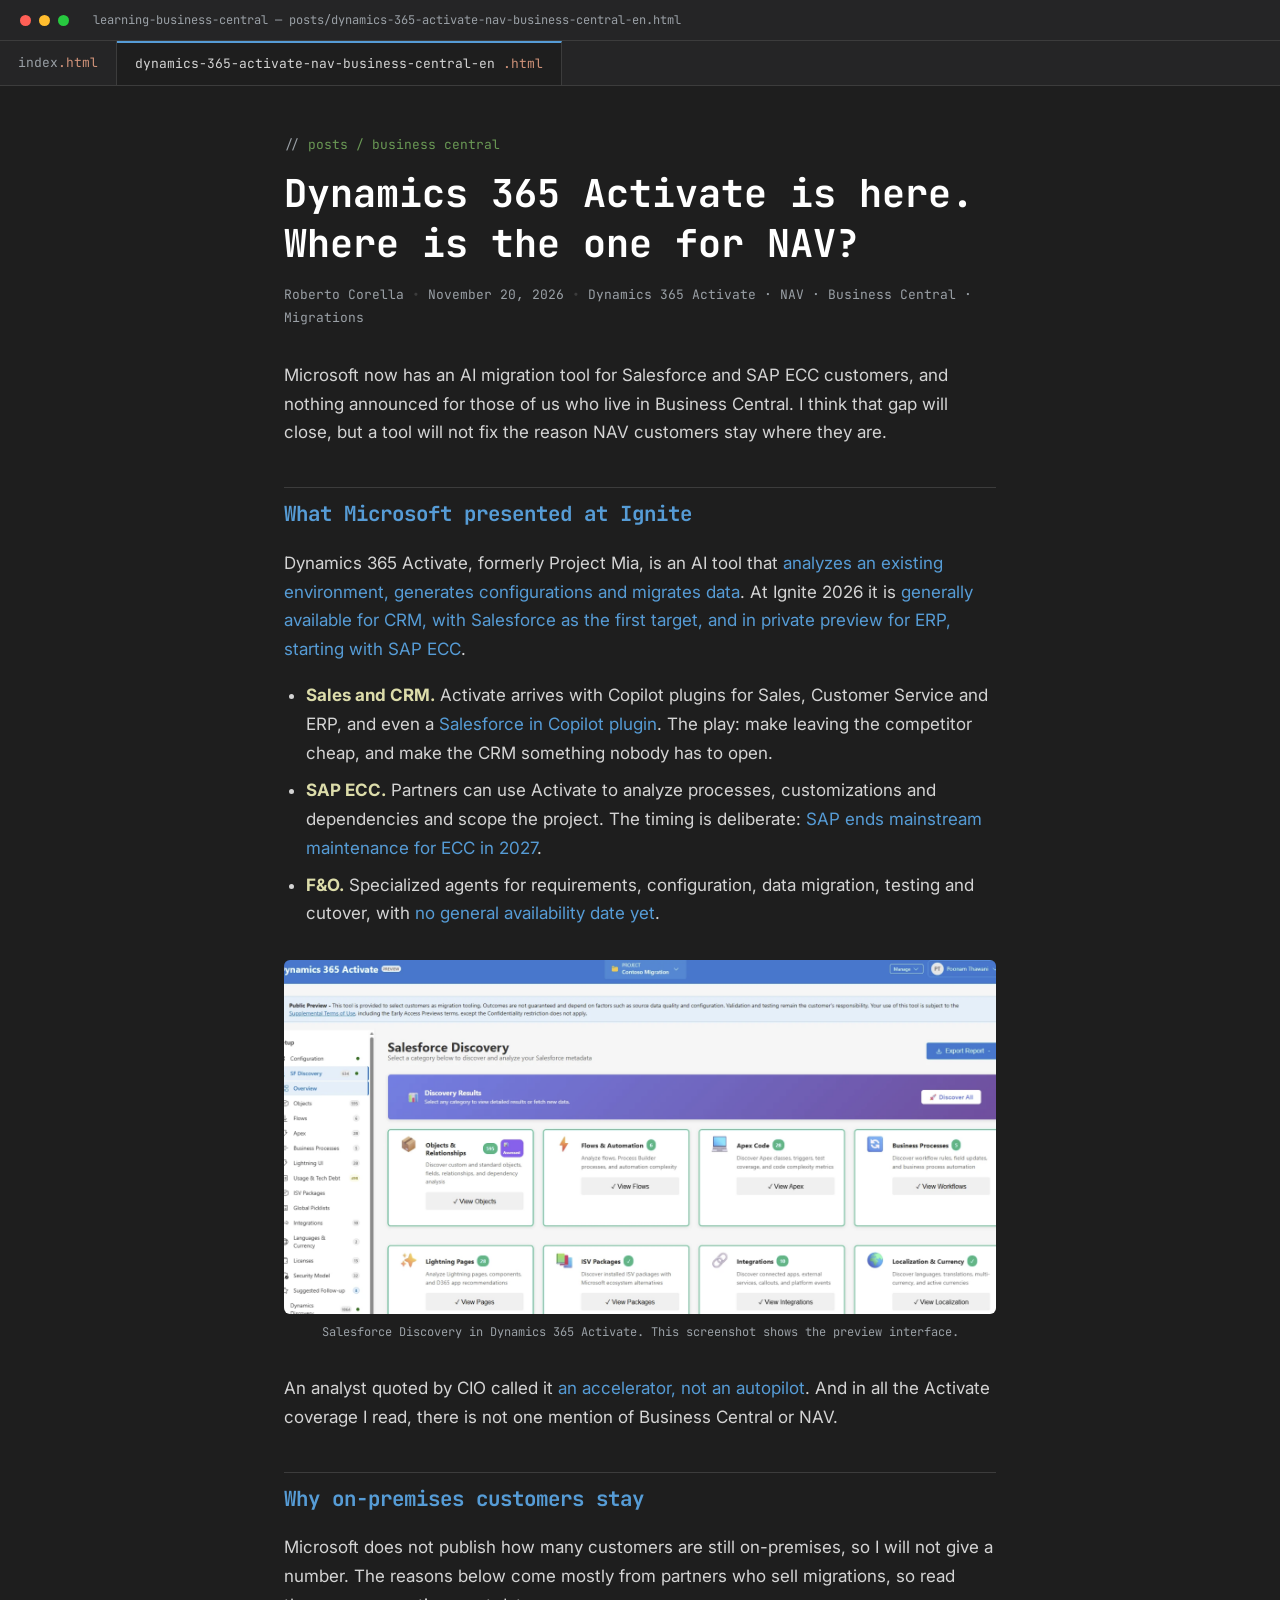
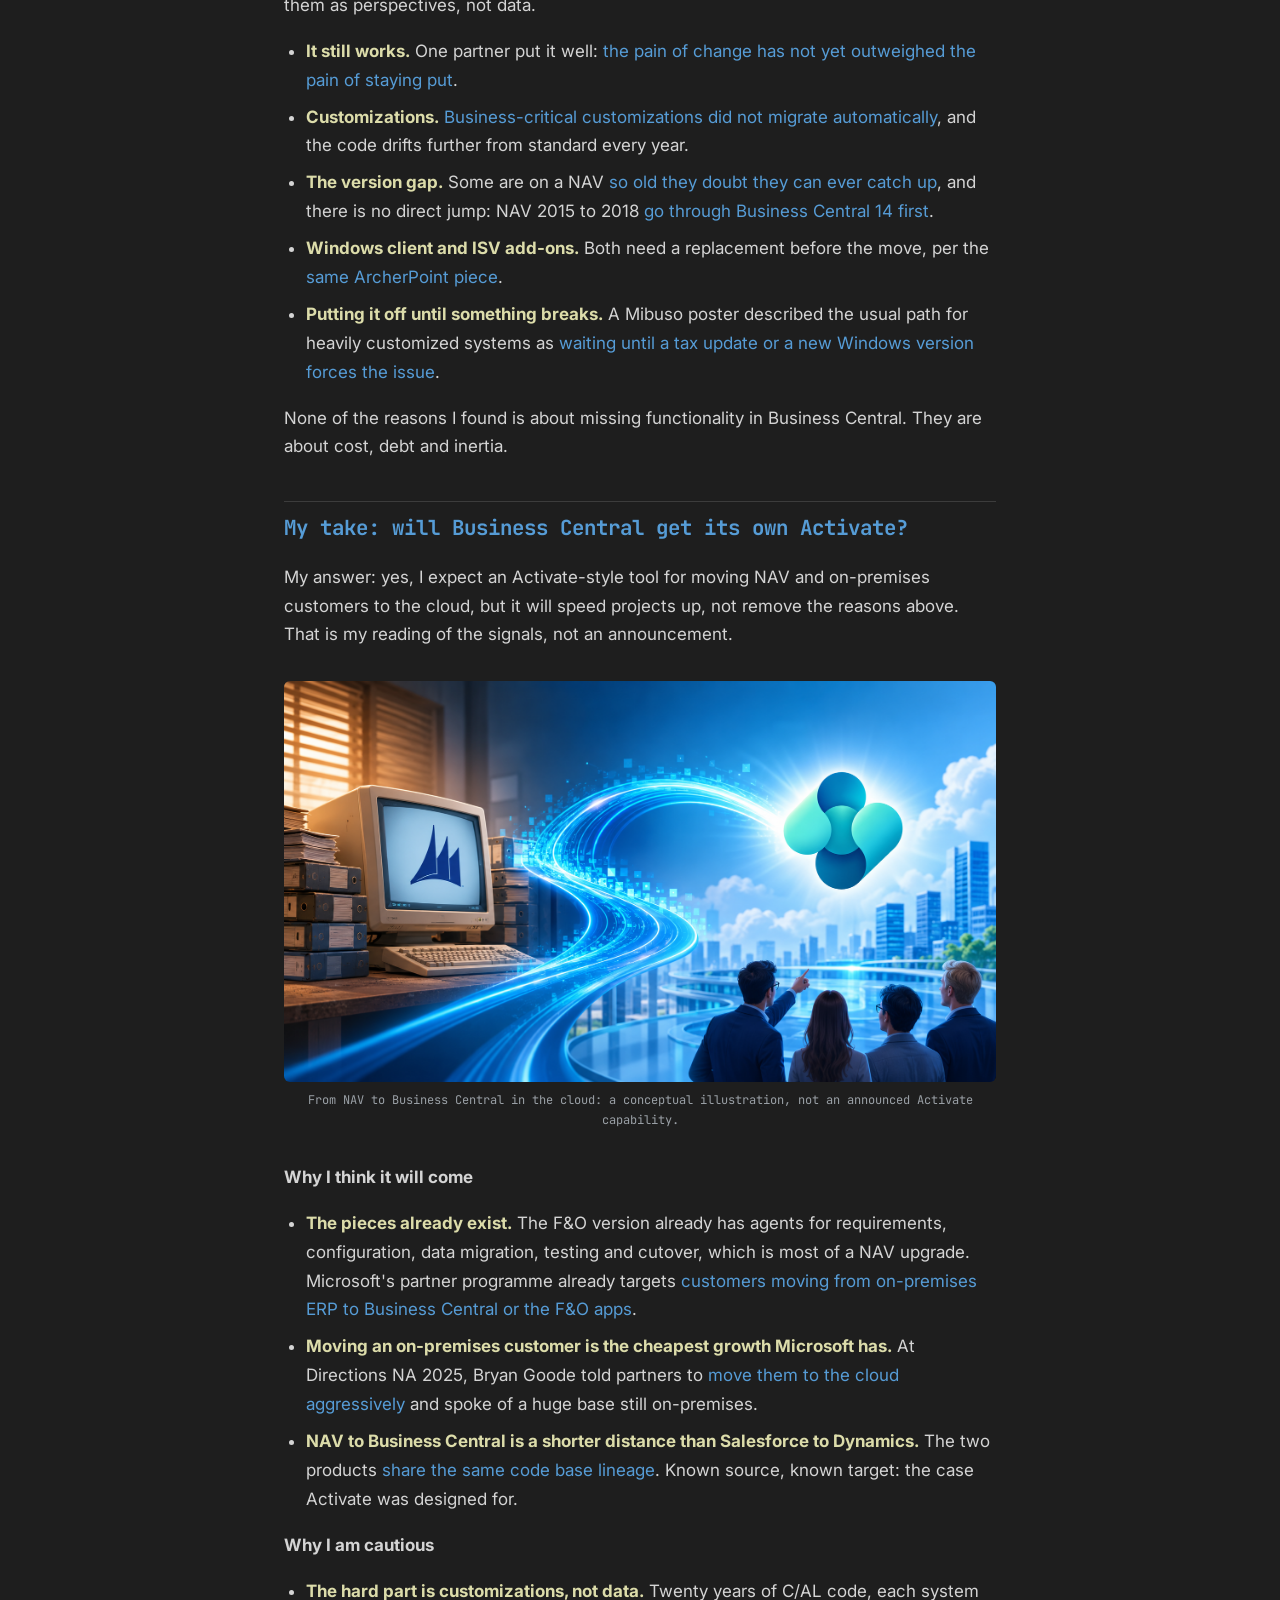
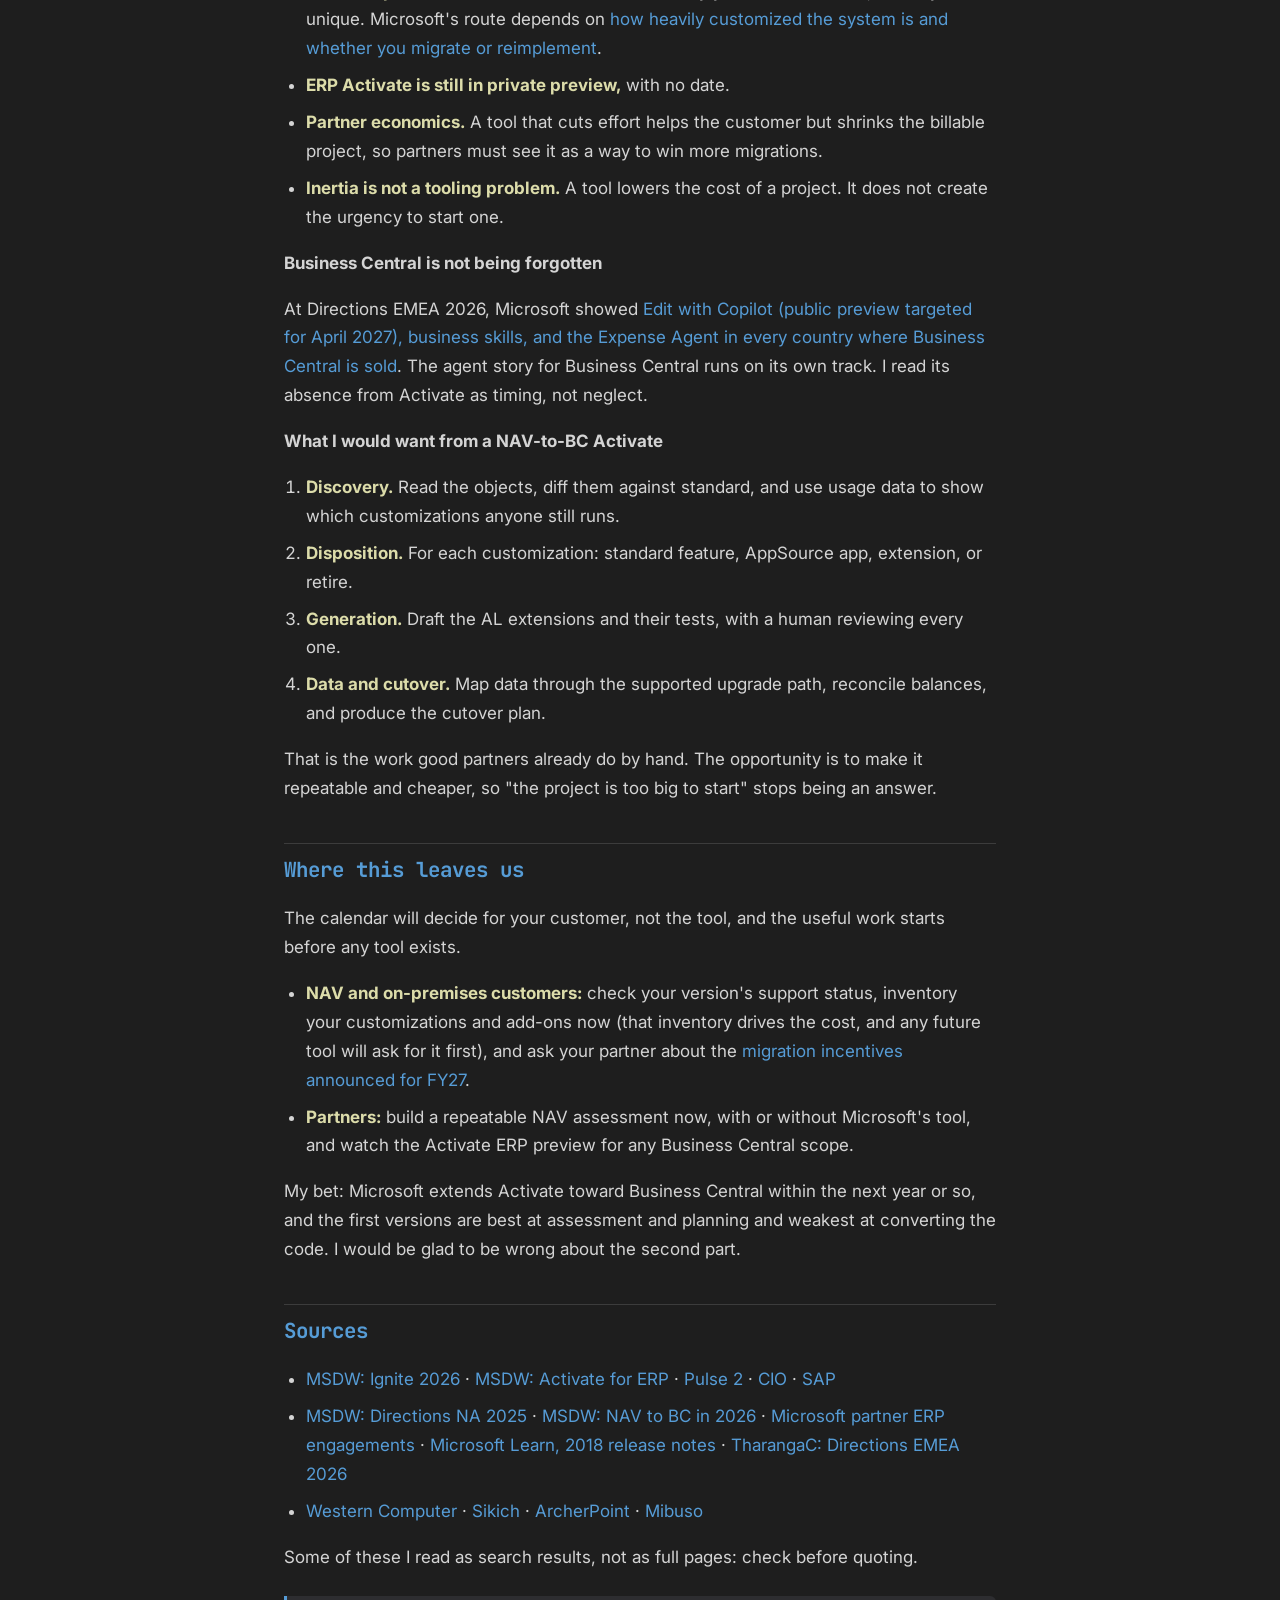
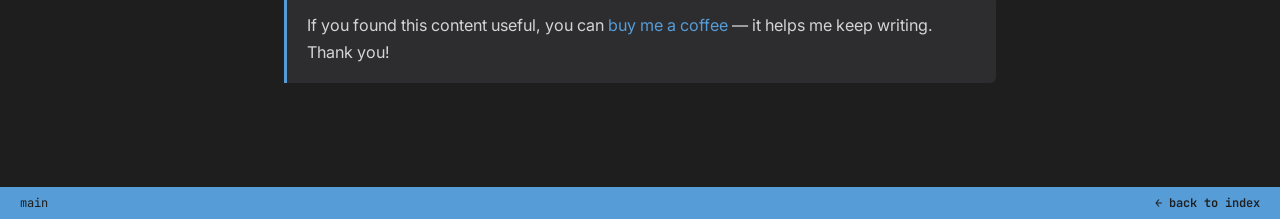
<file: posts/dynamics-365-activate-nav-business-central-en.html>
<!DOCTYPE html>
<html lang="en">
<head>
<meta charset="UTF-8">
<meta name="viewport" content="width=device-width, initial-scale=1.0">
<meta name="description" content="Dynamics 365 Activate targets Salesforce and SAP ECC migrations. What could it mean for NAV and Business Central, and why do on-premises customers stay?">
<title>Dynamics 365 Activate is here. Where is the one for NAV?</title>
<link rel="preconnect" href="https://fonts.googleapis.com">
<link href="https://fonts.googleapis.com/css2?family=Inter:wght@400;500;600&family=JetBrains+Mono:wght@400;500;700&display=swap" rel="stylesheet">
<link rel="stylesheet" href="../assets/css/style.css">
<link rel="icon" type="image/png" sizes="48x48" href="../assets/images/favicon.png">
</head>
<body>
<div class="titlebar">
<span class="dot red"></span><span class="dot yellow"></span><span class="dot green"></span>
<span class="path">learning-business-central — posts/dynamics-365-activate-nav-business-central-en.html</span>
</div>
<div class="tabbar">
<div class="tab"><a href="../index.html"><span>index</span><span class="ext">.html</span></a></div>
<div class="tab active"><span>dynamics-365-activate-nav-business-central-en</span><span class="ext">.html</span></div>
</div>
<main>
<div class="eyebrow">posts / business central</div>
<h1>Dynamics 365 Activate is here. Where is the one for NAV?</h1>
<p class="meta"><span>Roberto Corella</span> <span><time datetime="2026-11-20">November 20, 2026</time></span> <span>Dynamics 365 Activate · NAV · Business Central · Migrations</span></p>

<p>Microsoft now has an AI migration tool for Salesforce and SAP ECC customers, and nothing announced for those of us who live in Business Central. I think that gap will close, but a tool will not fix the reason NAV customers stay where they are.</p>

<h2>What Microsoft presented at Ignite</h2>
<p>Dynamics 365 Activate, formerly Project Mia, is an AI tool that <a href="https://pulse2.com/microsoft-launches-dynamics-365-activate-to-accelerate-ai-powered-crm-and-erp-migrations/">analyzes an existing environment, generates configurations and migrates data</a>. At Ignite 2026 it is <a href="https://msdynamicsworld.com/node/39770">generally available for CRM, with Salesforce as the first target, and in private preview for ERP, starting with SAP ECC</a>.</p>

<ul>
<li><strong>Sales and CRM.</strong> Activate arrives with Copilot plugins for Sales, Customer Service and ERP, and even a <a href="https://msdynamicsworld.com/node/39770">Salesforce in Copilot plugin</a>. The play: make leaving the competitor cheap, and make the CRM something nobody has to open.</li>
<li><strong>SAP ECC.</strong> Partners can use Activate to analyze processes, customizations and dependencies and scope the project. The timing is deliberate: <a href="https://www.sap.com/sea/resources/sap-erp-modernization-guide-for-finance">SAP ends mainstream maintenance for ECC in 2027</a>.</li>
<li><strong>F&amp;O.</strong> Specialized agents for requirements, configuration, data migration, testing and cutover, with <a href="https://msdynamicsworld.com/node/39372">no general availability date yet</a>.</li>
</ul>

<figure>
<a href="../assets/images/migrations/migrationSalesForce.png">
<img src="../assets/images/migrations/migrationSalesForce.png" alt="Dynamics 365 Activate preview showing Salesforce Discovery results for objects, flows, Apex code, business processes, ISV packages and integrations" loading="lazy">
</a>
<figcaption>Salesforce Discovery in Dynamics 365 Activate. This screenshot shows the preview interface.</figcaption>
</figure>

<p>An analyst quoted by CIO called it <a href="https://www.cio.com/article/4220712/microsoft-targets-salesforce-customers-with-ai-powered-dynamics-365-migration-tool.html">an accelerator, not an autopilot</a>. And in all the Activate coverage I read, there is not one mention of Business Central or NAV.</p>

<h2>Why on-premises customers stay</h2>
<p>Microsoft does not publish how many customers are still on-premises, so I will not give a number. The reasons below come mostly from partners who sell migrations, so read them as perspectives, not data.</p>

<ul>
<li><strong>It still works.</strong> One partner put it well: <a href="https://www.westerncomputer.com/resources/blog/5-reasons-to-migrate-from-nav-to-business-central-cloud">the pain of change has not yet outweighed the pain of staying put</a>.</li>
<li><strong>Customizations.</strong> <a href="https://www.sikich.com/?p=12136">Business-critical customizations did not migrate automatically</a>, and the code drifts further from standard every year.</li>
<li><strong>The version gap.</strong> Some are on a NAV <a href="https://archerpoint.com/?p=14091">so old they doubt they can ever catch up</a>, and there is no direct jump: NAV 2015 to 2018 <a href="https://msdynamicsworld.com/node/39387">go through Business Central 14 first</a>.</li>
<li><strong>Windows client and ISV add-ons.</strong> Both need a replacement before the move, per the <a href="https://archerpoint.com/?p=14091">same ArcherPoint piece</a>.</li>
<li><strong>Putting it off until something breaks.</strong> A Mibuso poster described the usual path for heavily customized systems as <a href="https://forum.mibuso.com/discussion/comment/294034">waiting until a tax update or a new Windows version forces the issue</a>.</li>
</ul>

<p>None of the reasons I found is about missing functionality in Business Central. They are about cost, debt and inertia.</p>

<h2>My take: will Business Central get its own Activate?</h2>
<p>My answer: yes, I expect an Activate-style tool for moving NAV and on-premises customers to the cloud, but it will speed projects up, not remove the reasons above. That is my reading of the signals, not an announcement.</p>

<figure>
<img src="../assets/images/migrations/migracionNAVBC.png" alt="Conceptual illustration of a legacy Dynamics NAV computer connected by a digital path to Business Central in the cloud" loading="lazy">
<figcaption>From NAV to Business Central in the cloud: a conceptual illustration, not an announced Activate capability.</figcaption>
</figure>

<p><strong>Why I think it will come</strong></p>
<ul>
<li><strong>The pieces already exist.</strong> The F&amp;O version already has agents for requirements, configuration, data migration, testing and cutover, which is most of a NAV upgrade. Microsoft's partner programme already targets <a href="https://microsoftpartners.microsoft.com/abs/engagements/erp">customers moving from on-premises ERP to Business Central or the F&amp;O apps</a>.</li>
<li><strong>Moving an on-premises customer is the cheapest growth Microsoft has.</strong> At Directions NA 2025, Bryan Goode told partners to <a href="https://msdynamicsworld.com/node/35910">move them to the cloud aggressively</a> and spoke of a huge base still on-premises.</li>
<li><strong>NAV to Business Central is a shorter distance than Salesforce to Dynamics.</strong> The two products <a href="https://learn.microsoft.com/en-us/previous-versions/business-applications-release-notes/October18/dynamics365-business-central/business-central-everywhere">share the same code base lineage</a>. Known source, known target: the case Activate was designed for.</li>
</ul>

<p><strong>Why I am cautious</strong></p>
<ul>
<li><strong>The hard part is customizations, not data.</strong> Twenty years of C/AL code, each system unique. Microsoft's route depends on <a href="https://msdynamicsworld.com/node/39387">how heavily customized the system is and whether you migrate or reimplement</a>.</li>
<li><strong>ERP Activate is still in private preview,</strong> with no date.</li>
<li><strong>Partner economics.</strong> A tool that cuts effort helps the customer but shrinks the billable project, so partners must see it as a way to win more migrations.</li>
<li><strong>Inertia is not a tooling problem.</strong> A tool lowers the cost of a project. It does not create the urgency to start one.</li>
</ul>

<p><strong>Business Central is not being forgotten</strong></p>
<p>At Directions EMEA 2026, Microsoft showed <a href="https://tharangac.com/2026/11/directions-emea-2026-what-is-new-for-business-central-and-what-we-learned.html">Edit with Copilot (public preview targeted for April 2027), business skills, and the Expense Agent in every country where Business Central is sold</a>. The agent story for Business Central runs on its own track. I read its absence from Activate as timing, not neglect.</p>

<p><strong>What I would want from a NAV-to-BC Activate</strong></p>
<ol>
<li><strong>Discovery.</strong> Read the objects, diff them against standard, and use usage data to show which customizations anyone still runs.</li>
<li><strong>Disposition.</strong> For each customization: standard feature, AppSource app, extension, or retire.</li>
<li><strong>Generation.</strong> Draft the AL extensions and their tests, with a human reviewing every one.</li>
<li><strong>Data and cutover.</strong> Map data through the supported upgrade path, reconcile balances, and produce the cutover plan.</li>
</ol>

<p>That is the work good partners already do by hand. The opportunity is to make it repeatable and cheaper, so "the project is too big to start" stops being an answer.</p>

<h2>Where this leaves us</h2>
<p>The calendar will decide for your customer, not the tool, and the useful work starts before any tool exists.</p>
<ul>
<li><strong>NAV and on-premises customers:</strong> check your version's support status, inventory your customizations and add-ons now (that inventory drives the cost, and any future tool will ask for it first), and ask your partner about the <a href="https://tharangac.com/2026/11/directions-emea-2026-what-is-new-for-business-central-and-what-we-learned.html">migration incentives announced for FY27</a>.</li>
<li><strong>Partners:</strong> build a repeatable NAV assessment now, with or without Microsoft's tool, and watch the Activate ERP preview for any Business Central scope.</li>
</ul>

<p>My bet: Microsoft extends Activate toward Business Central within the next year or so, and the first versions are best at assessment and planning and weakest at converting the code. I would be glad to be wrong about the second part.</p>

<h2>Sources</h2>
<ul>
<li><a href="https://msdynamicsworld.com/node/39770">MSDW: Ignite 2026</a> · <a href="https://msdynamicsworld.com/node/39372">MSDW: Activate for ERP</a> · <a href="https://pulse2.com/microsoft-launches-dynamics-365-activate-to-accelerate-ai-powered-crm-and-erp-migrations/">Pulse 2</a> · <a href="https://www.cio.com/article/4220712/microsoft-targets-salesforce-customers-with-ai-powered-dynamics-365-migration-tool.html">CIO</a> · <a href="https://www.sap.com/sea/resources/sap-erp-modernization-guide-for-finance">SAP</a></li>
<li><a href="https://msdynamicsworld.com/node/35910">MSDW: Directions NA 2025</a> · <a href="https://msdynamicsworld.com/node/39387">MSDW: NAV to BC in 2026</a> · <a href="https://microsoftpartners.microsoft.com/abs/engagements/erp">Microsoft partner ERP engagements</a> · <a href="https://learn.microsoft.com/en-us/previous-versions/business-applications-release-notes/October18/dynamics365-business-central/business-central-everywhere">Microsoft Learn, 2018 release notes</a> · <a href="https://tharangac.com/2026/11/directions-emea-2026-what-is-new-for-business-central-and-what-we-learned.html">TharangaC: Directions EMEA 2026</a></li>
<li><a href="https://www.westerncomputer.com/resources/blog/5-reasons-to-migrate-from-nav-to-business-central-cloud">Western Computer</a> · <a href="https://www.sikich.com/?p=12136">Sikich</a> · <a href="https://archerpoint.com/?p=14091">ArcherPoint</a> · <a href="https://forum.mibuso.com/discussion/comment/294034">Mibuso</a></li>
</ul>
<p>Some of these I read as search results, not as full pages: check before quoting.</p>

<div class="callout">
If you found this content useful, you can <a href="https://buymeacoffee.com/rcorella" target="_blank" rel="noopener">buy me a coffee</a> — it helps me keep writing. Thank you!
</div>
</main>
<div class="statusbar">
<span>main</span>
<span><a href="../index.html">← back to index</a></span>
</div>
<script data-goatcounter="https://learningbusinesscentral.goatcounter.com/count"
        async src="//gc.zgo.at/count.js"></script>
</body>
</html>
</file>
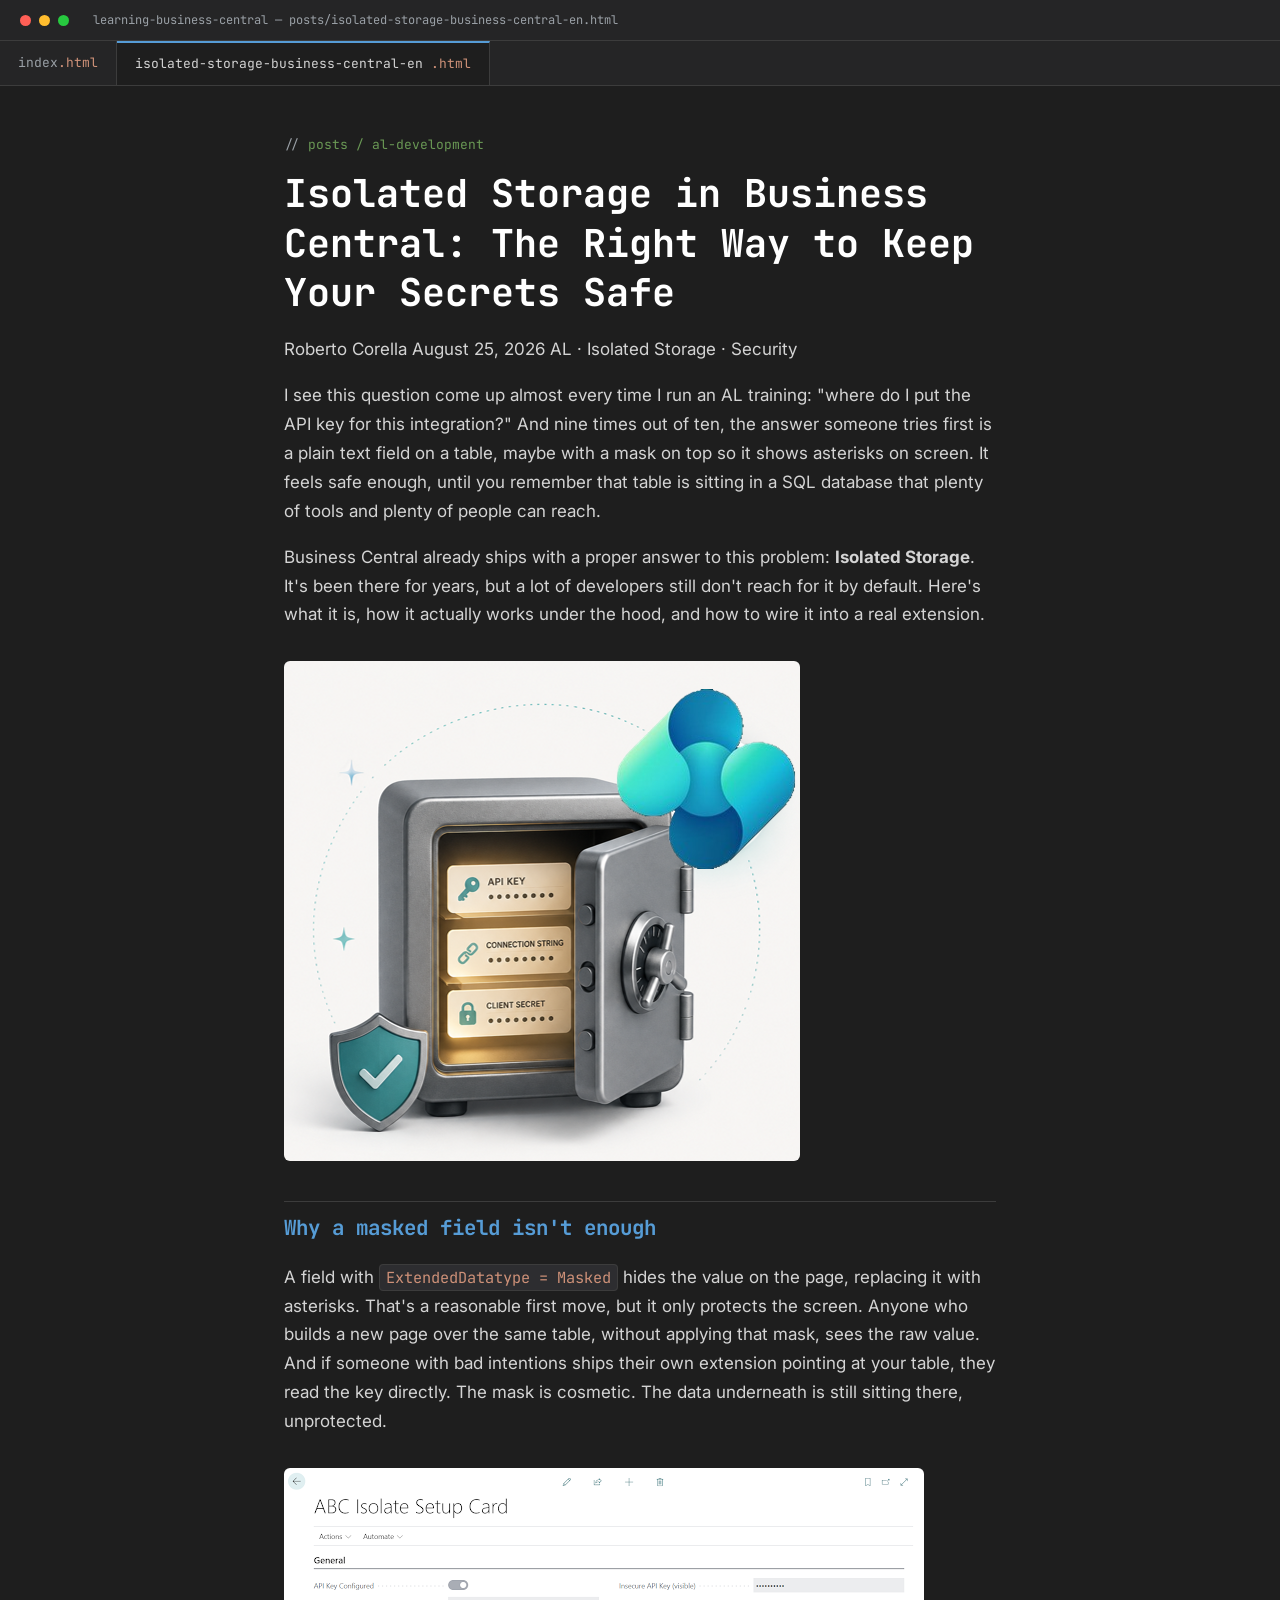
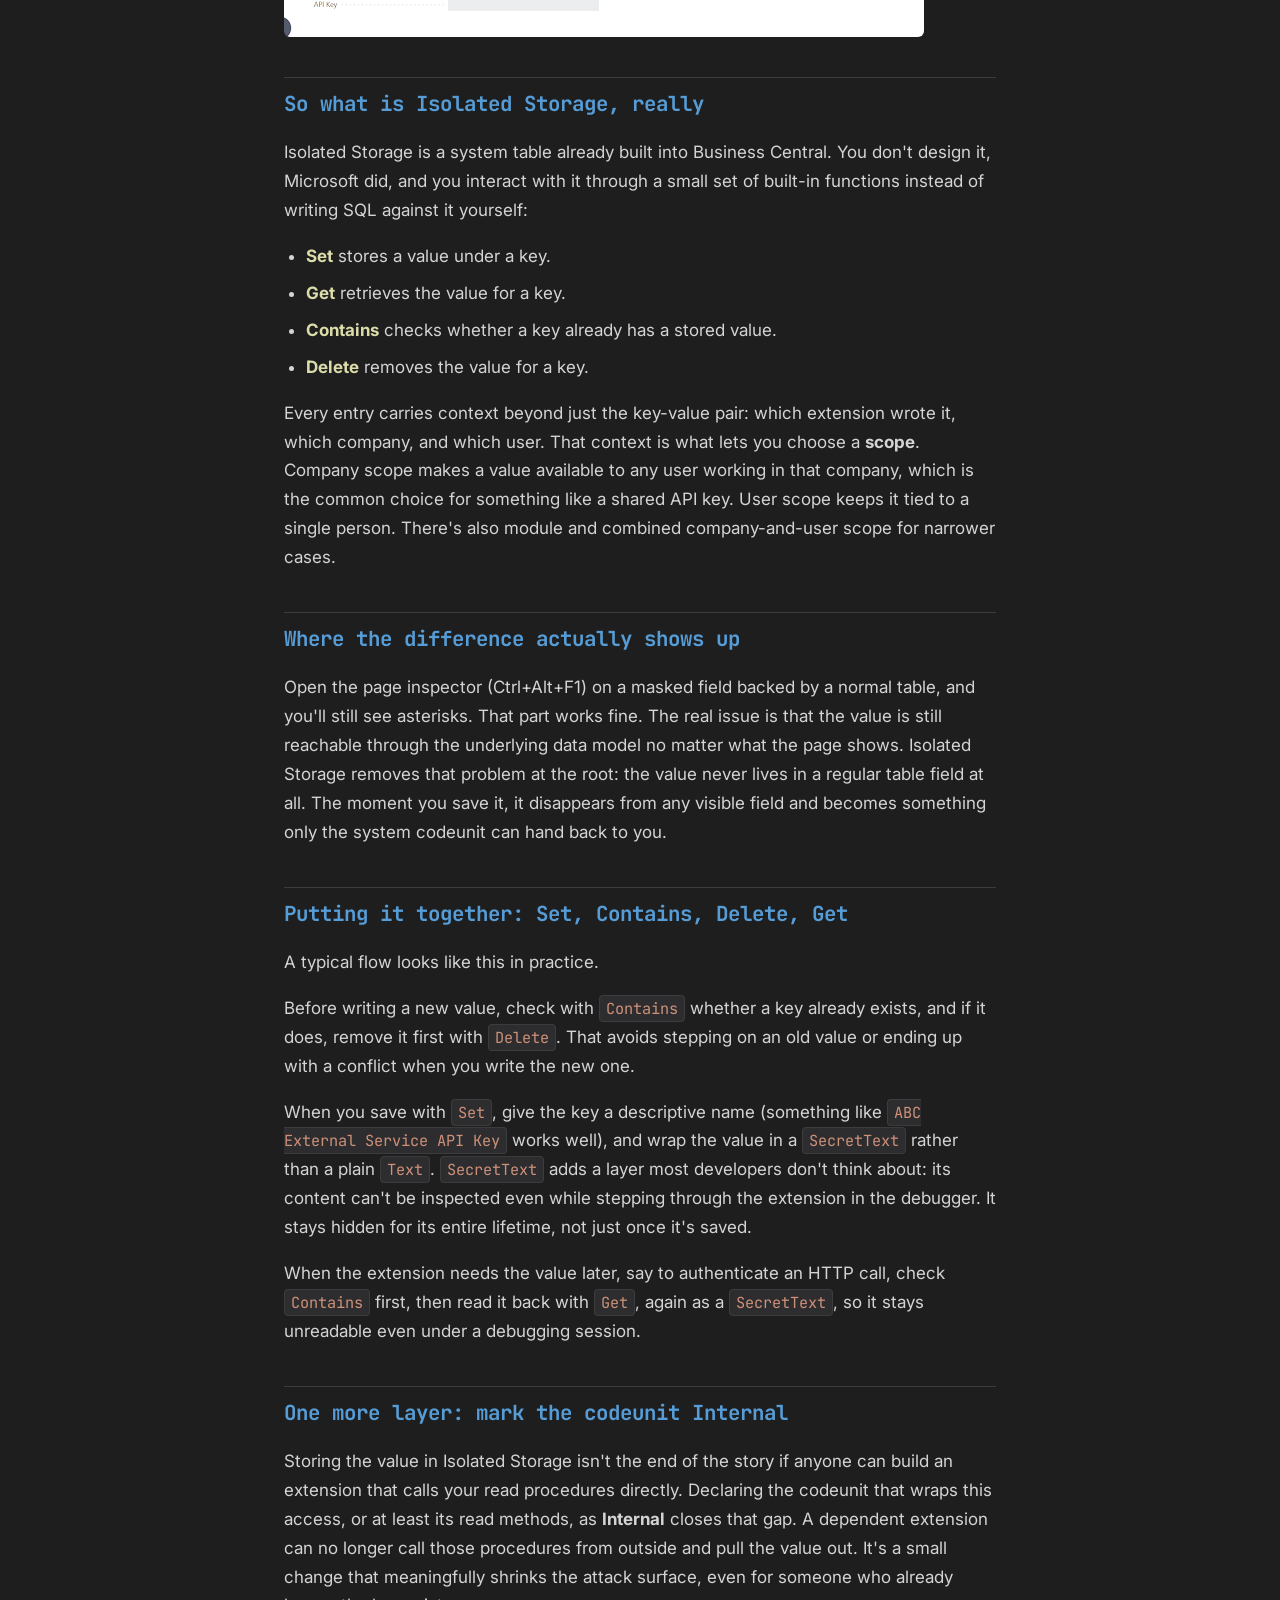
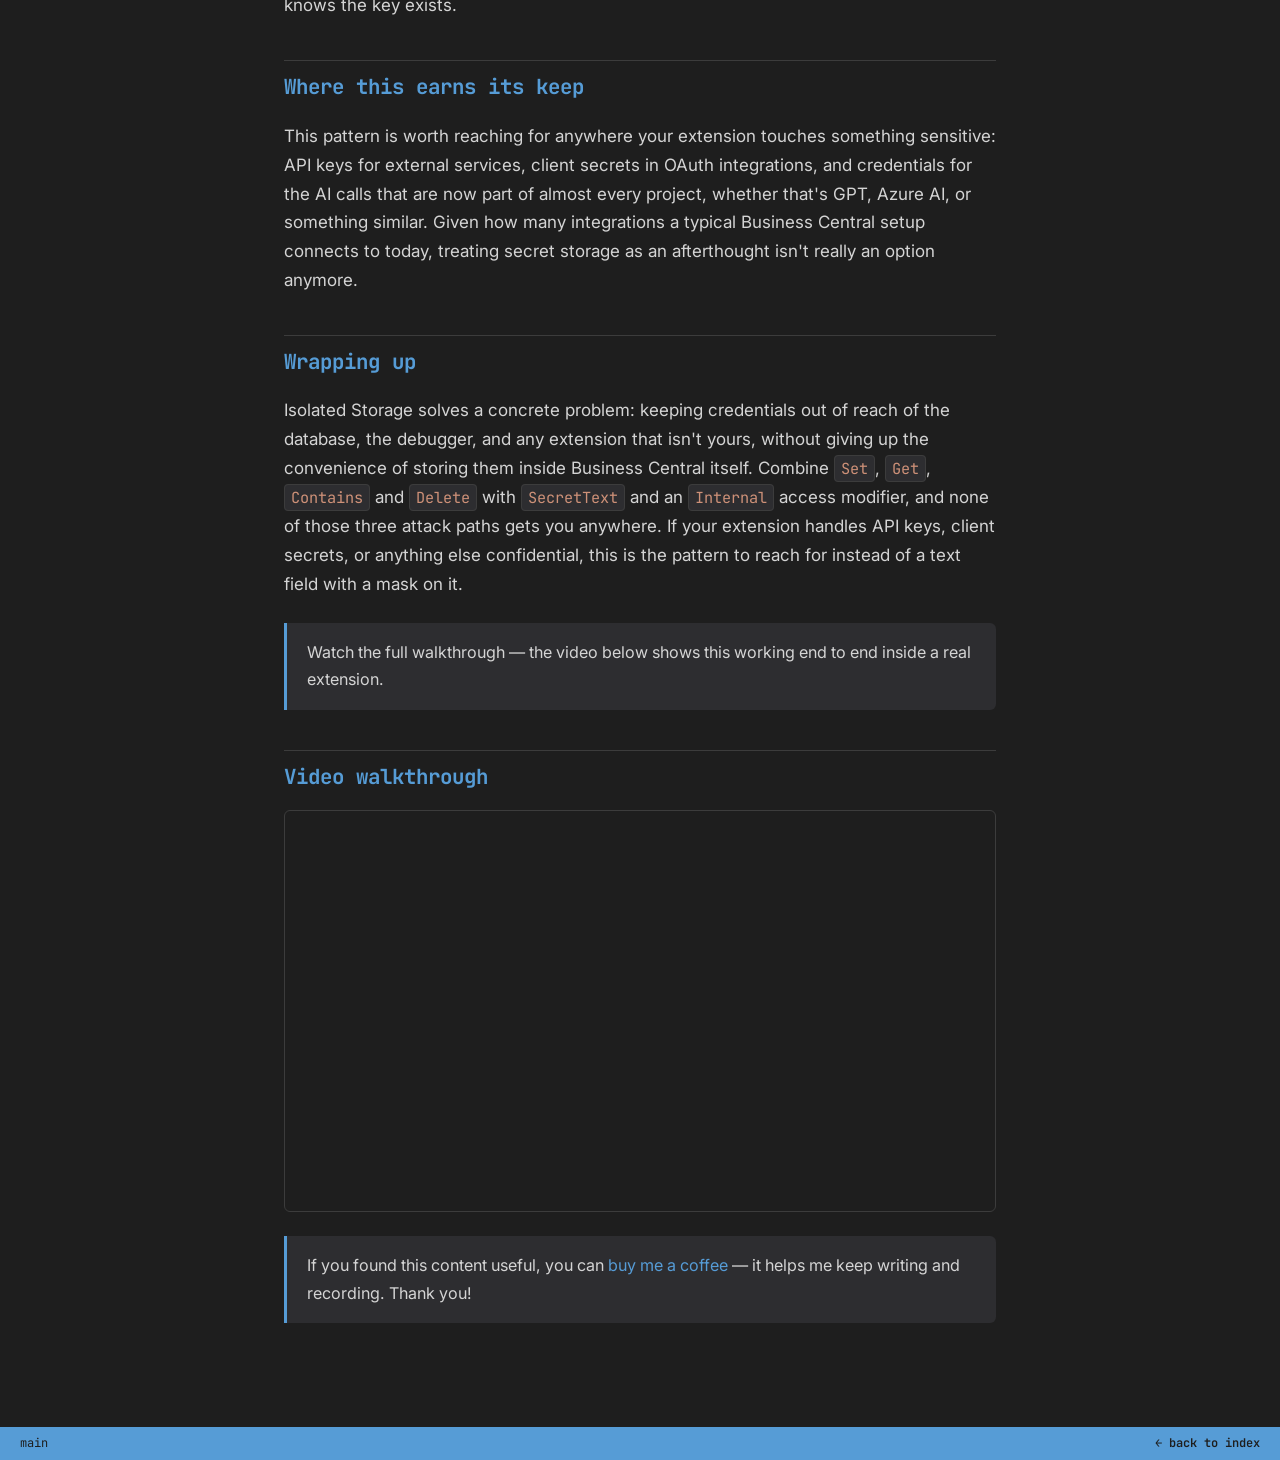
<file: posts/isolated-storage-business-central-en.html>
<!DOCTYPE html>
<html lang="en">
<head>
<meta charset="UTF-8">
<meta name="viewport" content="width=device-width, initial-scale=1.0">
<meta name="description" content="How Isolated Storage in Business Central lets you keep API keys, client secrets and passwords out of reach of the database, the debugger and third-party extensions, with a practical Set/Get/Contains/Delete walkthrough.">
<title>Isolated Storage in Business Central: The Right Way to Keep Your Secrets Safe</title>
<link rel="preconnect" href="https://fonts.googleapis.com">
<link href="https://fonts.googleapis.com/css2?family=Inter:wght@400;500;600&family=JetBrains+Mono:wght@400;500;700&display=swap" rel="stylesheet">
<link rel="stylesheet" href="../assets/css/style.css">
<link rel="icon" type="image/png" sizes="48x48" href="../assets/images/favicon.png">
</head>
<body>
<div class="titlebar">
<span class="dot red"></span><span class="dot yellow"></span><span class="dot green"></span>
<span class="path">learning-business-central — posts/isolated-storage-business-central-en.html</span>
</div>
<div class="tabbar">
<div class="tab"><a href="../index.html"><span>index</span><span class="ext">.html</span></a></div>
<div class="tab active"><span>isolated-storage-business-central-en</span><span class="ext">.html</span></div>
</div>
<main>
<div class="eyebrow">posts / al-development</div>
<h1>Isolated Storage in Business Central: The Right Way to Keep Your Secrets Safe</h1>
<p class="post-meta"><span class="author">Roberto Corella</span> <span class="date">August 25, 2026</span> <span class="tags">AL · Isolated Storage · Security</span></p>

    <p>I see this question come up almost every time I run an AL training: "where do I put the API key for this integration?" And nine times out of ten, the answer someone tries first is a plain text field on a table, maybe with a mask on top so it shows asterisks on screen. It feels safe enough, until you remember that table is sitting in a SQL database that plenty of tools and plenty of people can reach.</p>

    <p>Business Central already ships with a proper answer to this problem: <strong>Isolated Storage</strong>. It's been there for years, but a lot of developers still don't reach for it by default. Here's what it is, how it actually works under the hood, and how to wire it into a real extension.</p>

<figure>
<img src="../assets/images/isolate_main.png" alt="Isolated Storage in Business Central: keeping secrets out of the database, the debugger and third-party extensions">
</figure>

    <h2>Why a masked field isn't enough</h2>
    <p>A field with <code>ExtendedDatatype = Masked</code> hides the value on the page, replacing it with asterisks. That's a reasonable first move, but it only protects the screen. Anyone who builds a new page over the same table, without applying that mask, sees the raw value. And if someone with bad intentions ships their own extension pointing at your table, they read the key directly. The mask is cosmetic. The data underneath is still sitting there, unprotected.</p>

<figure>
<img src="../assets/images/isolateMasked.png" alt="Masked field in Business Central showing asterisks on the page while the value stays readable in the underlying table">
</figure>

    <h2>So what is Isolated Storage, really</h2>
    <p>Isolated Storage is a system table already built into Business Central. You don't design it, Microsoft did, and you interact with it through a small set of built-in functions instead of writing SQL against it yourself:</p>
    <ul>
      <li><strong>Set</strong> stores a value under a key.</li>
      <li><strong>Get</strong> retrieves the value for a key.</li>
      <li><strong>Contains</strong> checks whether a key already has a stored value.</li>
      <li><strong>Delete</strong> removes the value for a key.</li>
    </ul>
    <p>Every entry carries context beyond just the key-value pair: which extension wrote it, which company, and which user. That context is what lets you choose a <strong>scope</strong>. Company scope makes a value available to any user working in that company, which is the common choice for something like a shared API key. User scope keeps it tied to a single person. There's also module and combined company-and-user scope for narrower cases.</p>

    <h2>Where the difference actually shows up</h2>
    <p>Open the page inspector (Ctrl+Alt+F1) on a masked field backed by a normal table, and you'll still see asterisks. That part works fine. The real issue is that the value is still reachable through the underlying data model no matter what the page shows. Isolated Storage removes that problem at the root: the value never lives in a regular table field at all. The moment you save it, it disappears from any visible field and becomes something only the system codeunit can hand back to you.</p>

    <h2>Putting it together: Set, Contains, Delete, Get</h2>
    <p>A typical flow looks like this in practice.</p>
    <p>Before writing a new value, check with <code>Contains</code> whether a key already exists, and if it does, remove it first with <code>Delete</code>. That avoids stepping on an old value or ending up with a conflict when you write the new one.</p>
    <p>When you save with <code>Set</code>, give the key a descriptive name (something like <code>ABC External Service API Key</code> works well), and wrap the value in a <code>SecretText</code> rather than a plain <code>Text</code>. <code>SecretText</code> adds a layer most developers don't think about: its content can't be inspected even while stepping through the extension in the debugger. It stays hidden for its entire lifetime, not just once it's saved.</p>
    <p>When the extension needs the value later, say to authenticate an HTTP call, check <code>Contains</code> first, then read it back with <code>Get</code>, again as a <code>SecretText</code>, so it stays unreadable even under a debugging session.</p>

    <h2>One more layer: mark the codeunit Internal</h2>
    <p>Storing the value in Isolated Storage isn't the end of the story if anyone can build an extension that calls your read procedures directly. Declaring the codeunit that wraps this access, or at least its read methods, as <strong>Internal</strong> closes that gap. A dependent extension can no longer call those procedures from outside and pull the value out. It's a small change that meaningfully shrinks the attack surface, even for someone who already knows the key exists.</p>

    <h2>Where this earns its keep</h2>
    <p>This pattern is worth reaching for anywhere your extension touches something sensitive: API keys for external services, client secrets in OAuth integrations, and credentials for the AI calls that are now part of almost every project, whether that's GPT, Azure AI, or something similar. Given how many integrations a typical Business Central setup connects to today, treating secret storage as an afterthought isn't really an option anymore.</p>

    <h2>Wrapping up</h2>
    <p>Isolated Storage solves a concrete problem: keeping credentials out of reach of the database, the debugger, and any extension that isn't yours, without giving up the convenience of storing them inside Business Central itself. Combine <code>Set</code>, <code>Get</code>, <code>Contains</code> and <code>Delete</code> with <code>SecretText</code> and an <code>Internal</code> access modifier, and none of those three attack paths gets you anywhere. If your extension handles API keys, client secrets, or anything else confidential, this is the pattern to reach for instead of a text field with a mask on it.</p>

<div class="callout">Watch the full walkthrough — the video below shows this working end to end inside a real extension.</div>

<h2>Video walkthrough</h2>
<div class="video-embed">
<iframe src="https://www.youtube-nocookie.com/embed/zKk-W6QoS7E" title="Isolated Storage in Business Central" allow="accelerate; encrypted-media; picture-in-picture" allowfullscreen loading="lazy"></iframe>
</div>

<div class="callout">
If you found this content useful, you can <a href="https://buymeacoffee.com/rcorella" target="_blank" rel="noopener">buy me a coffee</a> — it helps me keep writing and recording. Thank you!
</div>

</main>
<div class="statusbar">
<span>main</span>
<span><a href="../index.html">← back to index</a></span>
</div>
<script data-goatcounter="https://learningbusinesscentral.goatcounter.com/count"
        async src="//gc.zgo.at/count.js"></script>
</body>
</html>
</file>
<file: assets/css/style.css>
/* ==========================================================================
   Learning Business Central — shared stylesheet
   Design language: VS Code "Dark+" editor chrome, since the content is
   about agentic AL development inside VS Code / GitHub Copilot.
   ========================================================================== */

:root {
  --bg-primary: #1e1e1e;
  --bg-secondary: #252526;
  --bg-tertiary: #2d2d30;
  --border: #3c3c3c;
  --text-primary: #d4d4d4;
  --text-secondary: #9aa0a6;
  --accent-blue: #569cd6;
  --accent-yellow: #dcdcaa;
  --accent-orange: #ce9178;
  --accent-green: #6a9955;

  --font-mono: 'JetBrains Mono', 'SFMono-Regular', Consolas, monospace;
  --font-sans: 'Inter', -apple-system, BlinkMacSystemFont, 'Segoe UI', sans-serif;

  --radius: 6px;
  --max-width: 760px;
}

* { box-sizing: border-box; }

html { scroll-behavior: smooth; }

body {
  margin: 0;
  background: var(--bg-primary);
  color: var(--text-primary);
  font-family: var(--font-sans);
  font-size: 17px;
  line-height: 1.7;
  -webkit-font-smoothing: antialiased;
}

a { color: var(--accent-blue); text-decoration: none; }
a:hover { text-decoration: underline; }
a:focus-visible, button:focus-visible { outline: 2px solid var(--accent-blue); outline-offset: 2px; }

img { max-width: 100%; border-radius: var(--radius); display: block; }

/* ---------- "Editor window" chrome used on every page ---------- */

.titlebar {
  background: var(--bg-secondary);
  border-bottom: 1px solid var(--border);
  padding: 10px 20px;
  display: flex;
  align-items: center;
  gap: 8px;
}

.titlebar .dot { width: 11px; height: 11px; border-radius: 50%; }
.dot.red { background: #ff5f56; }
.dot.yellow { background: #ffbd2e; }
.dot.green { background: #27c93f; }

.titlebar .path {
  margin-left: 16px;
  font-family: var(--font-mono);
  font-size: 12px;
  color: var(--text-secondary);
}

.tabbar {
  background: var(--bg-secondary);
  border-bottom: 1px solid var(--border);
  display: flex;
  overflow-x: auto;
}

.tab {
  font-family: var(--font-mono);
  font-size: 13px;
  color: var(--text-secondary);
  padding: 10px 18px;
  border-right: 1px solid var(--border);
  white-space: nowrap;
  display: flex;
  align-items: center;
  gap: 8px;
}

.tab .ext { color: var(--accent-orange); }
.tab.active {
  color: var(--text-primary);
  background: var(--bg-primary);
  border-top: 2px solid var(--accent-blue);
}
.tab a { color: inherit; }
.tab a:hover { text-decoration: none; color: var(--text-primary); }

/* ---------- Layout ---------- */

main {
  max-width: var(--max-width);
  margin: 0 auto;
  padding: 48px 24px 80px;
}

.eyebrow {
  font-family: var(--font-mono);
  font-size: 13px;
  color: var(--accent-green);
  margin-bottom: 12px;
}
.eyebrow::before { content: "// "; color: var(--text-secondary); }

h1 {
  font-family: var(--font-mono);
  font-size: clamp(1.7rem, 4vw, 2.4rem);
  line-height: 1.3;
  color: #fff;
  margin: 0 0 16px;
}

h2 {
  font-family: var(--font-mono);
  font-size: 1.3rem;
  color: var(--accent-blue);
  margin: 40px 0 16px;
  padding-top: 8px;
  border-top: 1px solid var(--border);
}

p { color: var(--text-primary); }
p + p { margin-top: 1em; }

.meta {
  font-family: var(--font-mono);
  font-size: 13px;
  color: var(--text-secondary);
  margin-bottom: 32px;
}
.meta span::after { content: "  •  "; color: var(--border); }
.meta span:last-child::after { content: ""; }

code {
  font-family: var(--font-mono);
  background: var(--bg-tertiary);
  border: 1px solid var(--border);
  border-radius: 4px;
  padding: 2px 6px;
  font-size: 0.9em;
  color: var(--accent-orange);
}

pre {
  background: var(--bg-tertiary);
  border: 1px solid var(--border);
  border-radius: var(--radius);
  padding: 16px 20px;
  overflow-x: auto;
  font-family: var(--font-mono);
  font-size: 0.9em;
}
pre code { border: none; background: none; padding: 0; color: var(--text-primary); }

ul, ol { padding-left: 22px; }
li { margin-bottom: 8px; }
li strong { color: var(--accent-yellow); }

figure { margin: 32px 0; }
figcaption {
  font-family: var(--font-mono);
  font-size: 12px;
  color: var(--text-secondary);
  margin-top: 8px;
  text-align: center;
}

.video-embed {
  position: relative;
  width: 100%;
  padding-bottom: 56.25%;
  height: 0;
  border-radius: var(--radius);
  overflow: hidden;
  border: 1px solid var(--border);
  margin: 16px 0;
}
.video-embed iframe {
  position: absolute; top: 0; left: 0; width: 100%; height: 100%; border: 0;
}

.callout {
  background: var(--bg-tertiary);
  border-left: 3px solid var(--accent-blue);
  border-radius: 0 var(--radius) var(--radius) 0;
  padding: 16px 20px;
  margin: 24px 0;
  color: var(--text-primary);
  font-size: 0.95em;
}

/* ---------- Post index (home) ---------- */

.post-list { list-style: none; padding: 0; margin: 24px 0; }
.post-card {
  display: block;
  border: 1px solid var(--border);
  border-radius: var(--radius);
  padding: 20px;
  margin-bottom: 16px;
  transition: border-color 0.15s ease, transform 0.15s ease;
}
.post-card:hover { border-color: var(--accent-blue); text-decoration: none; transform: translateX(2px); }
.post-card .post-title { color: #fff; font-family: var(--font-mono); font-size: 1.05rem; margin: 0 0 6px; }
.post-card .post-date { font-family: var(--font-mono); font-size: 12px; color: var(--accent-green); margin: 0 0 8px; }
.post-card .post-excerpt { color: var(--text-secondary); font-size: 0.95em; margin: 0; }

/* ---------- Footer / status bar ---------- */

.statusbar {
  background: var(--accent-blue);
  color: #1e1e1e;
  font-family: var(--font-mono);
  font-size: 12px;
  padding: 6px 20px;
  display: flex;
  justify-content: space-between;
  flex-wrap: wrap;
  gap: 6px;
}
.statusbar a { color: #1e1e1e; font-weight: 600; }

@media (max-width: 600px) {
  main { padding: 32px 16px 64px; }
  .statusbar { justify-content: center; text-align: center; }
}
</file>
